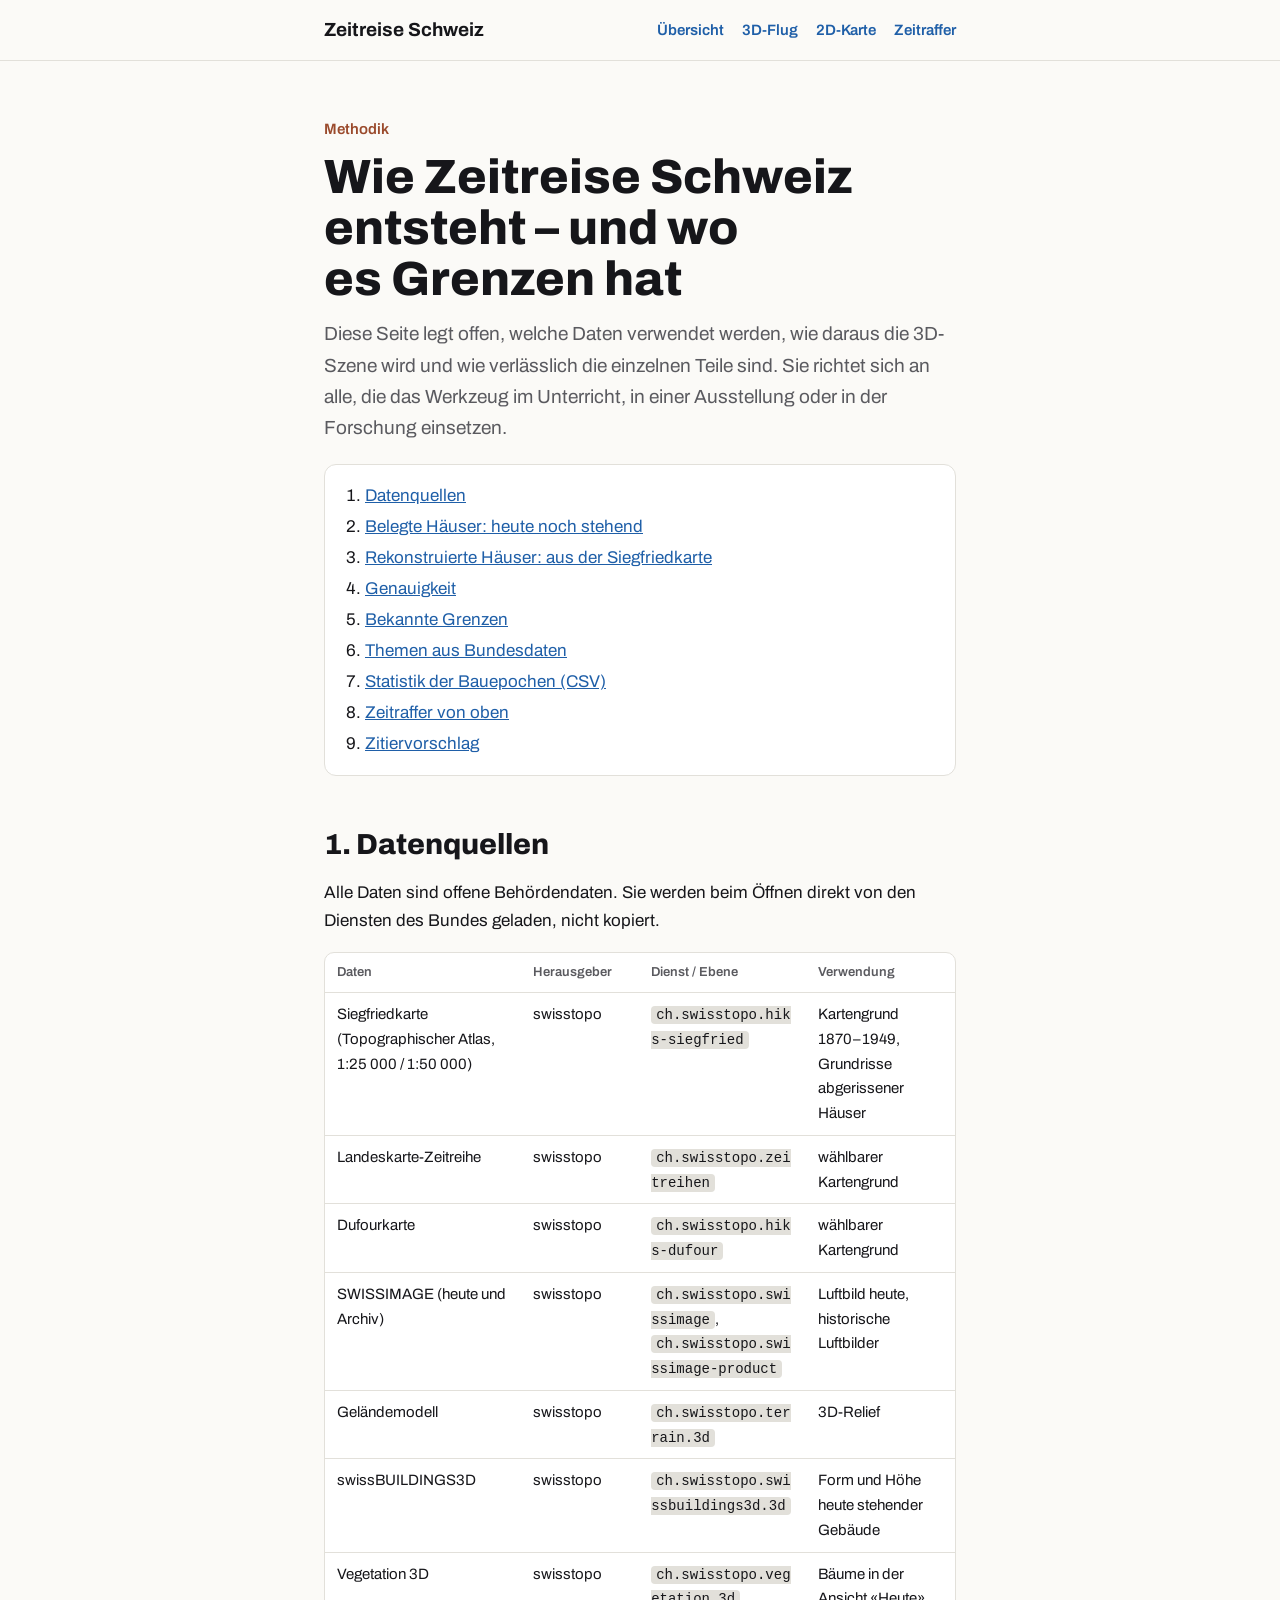
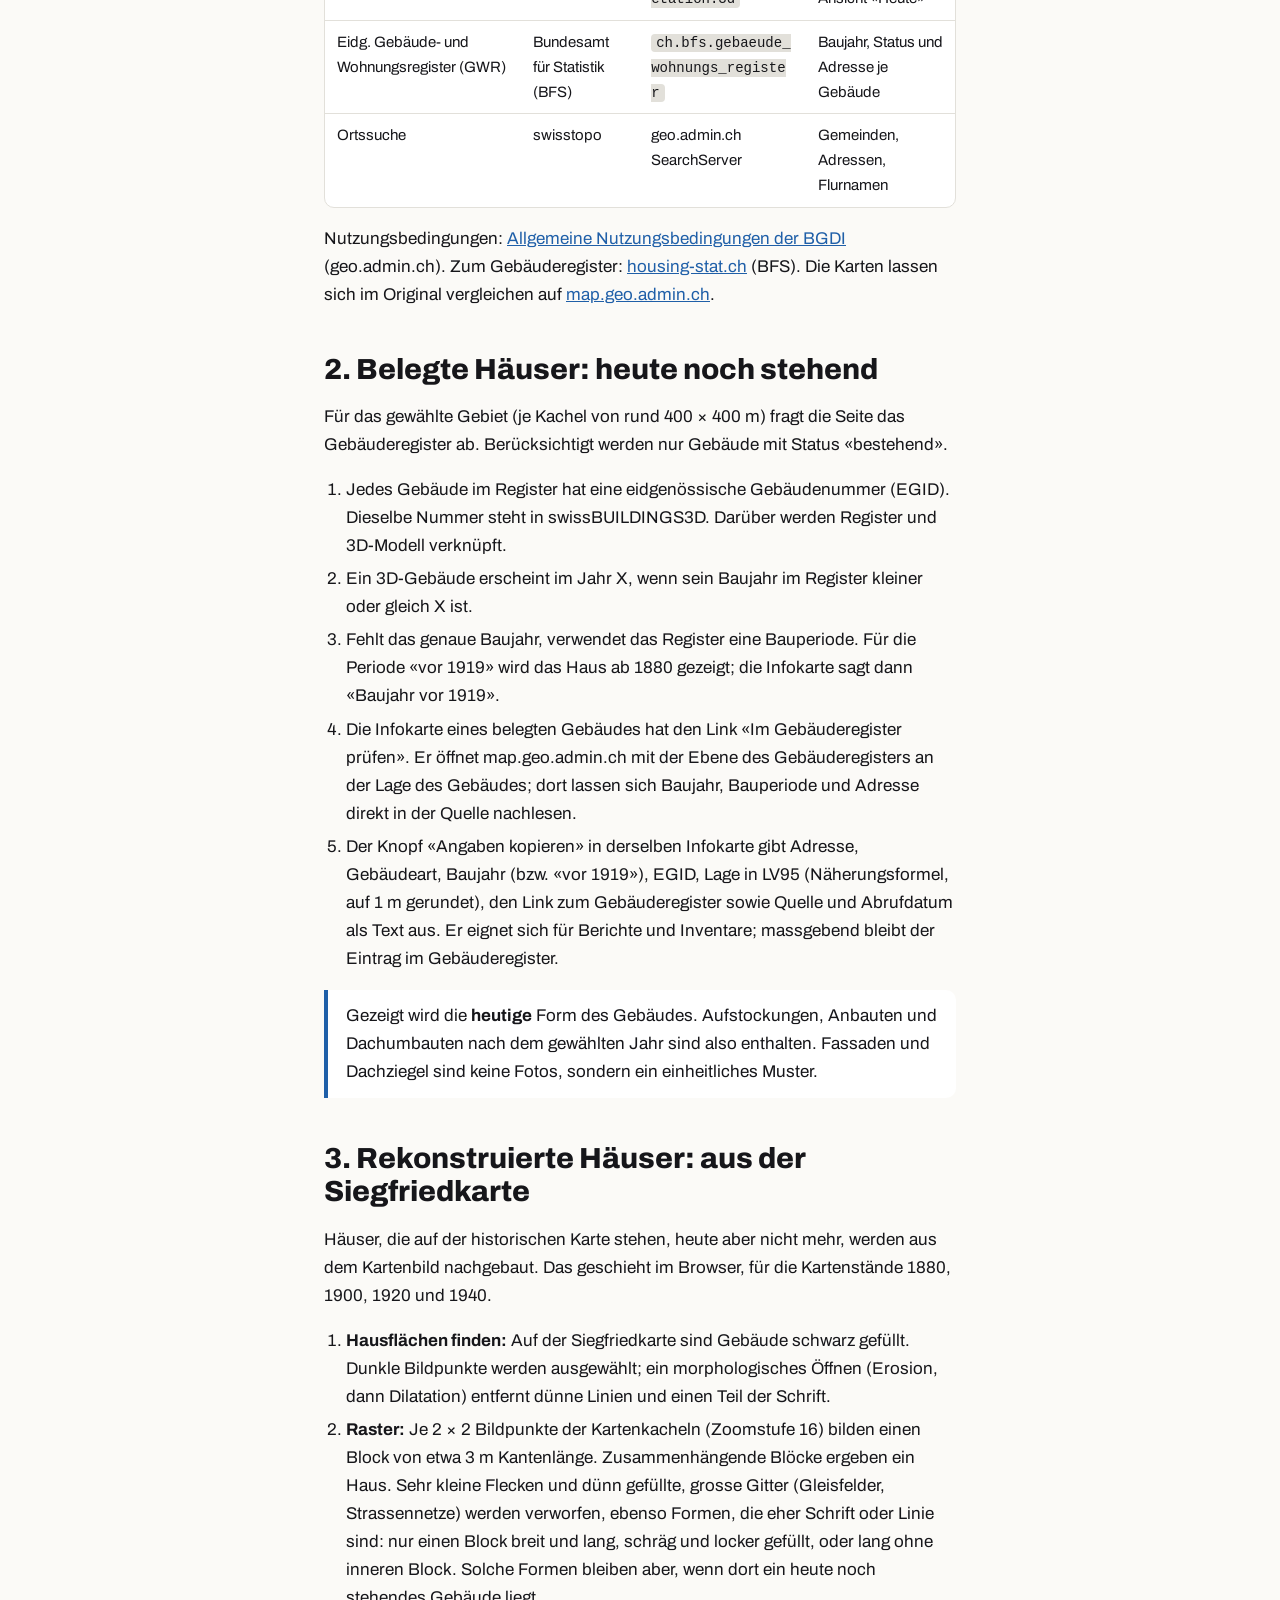
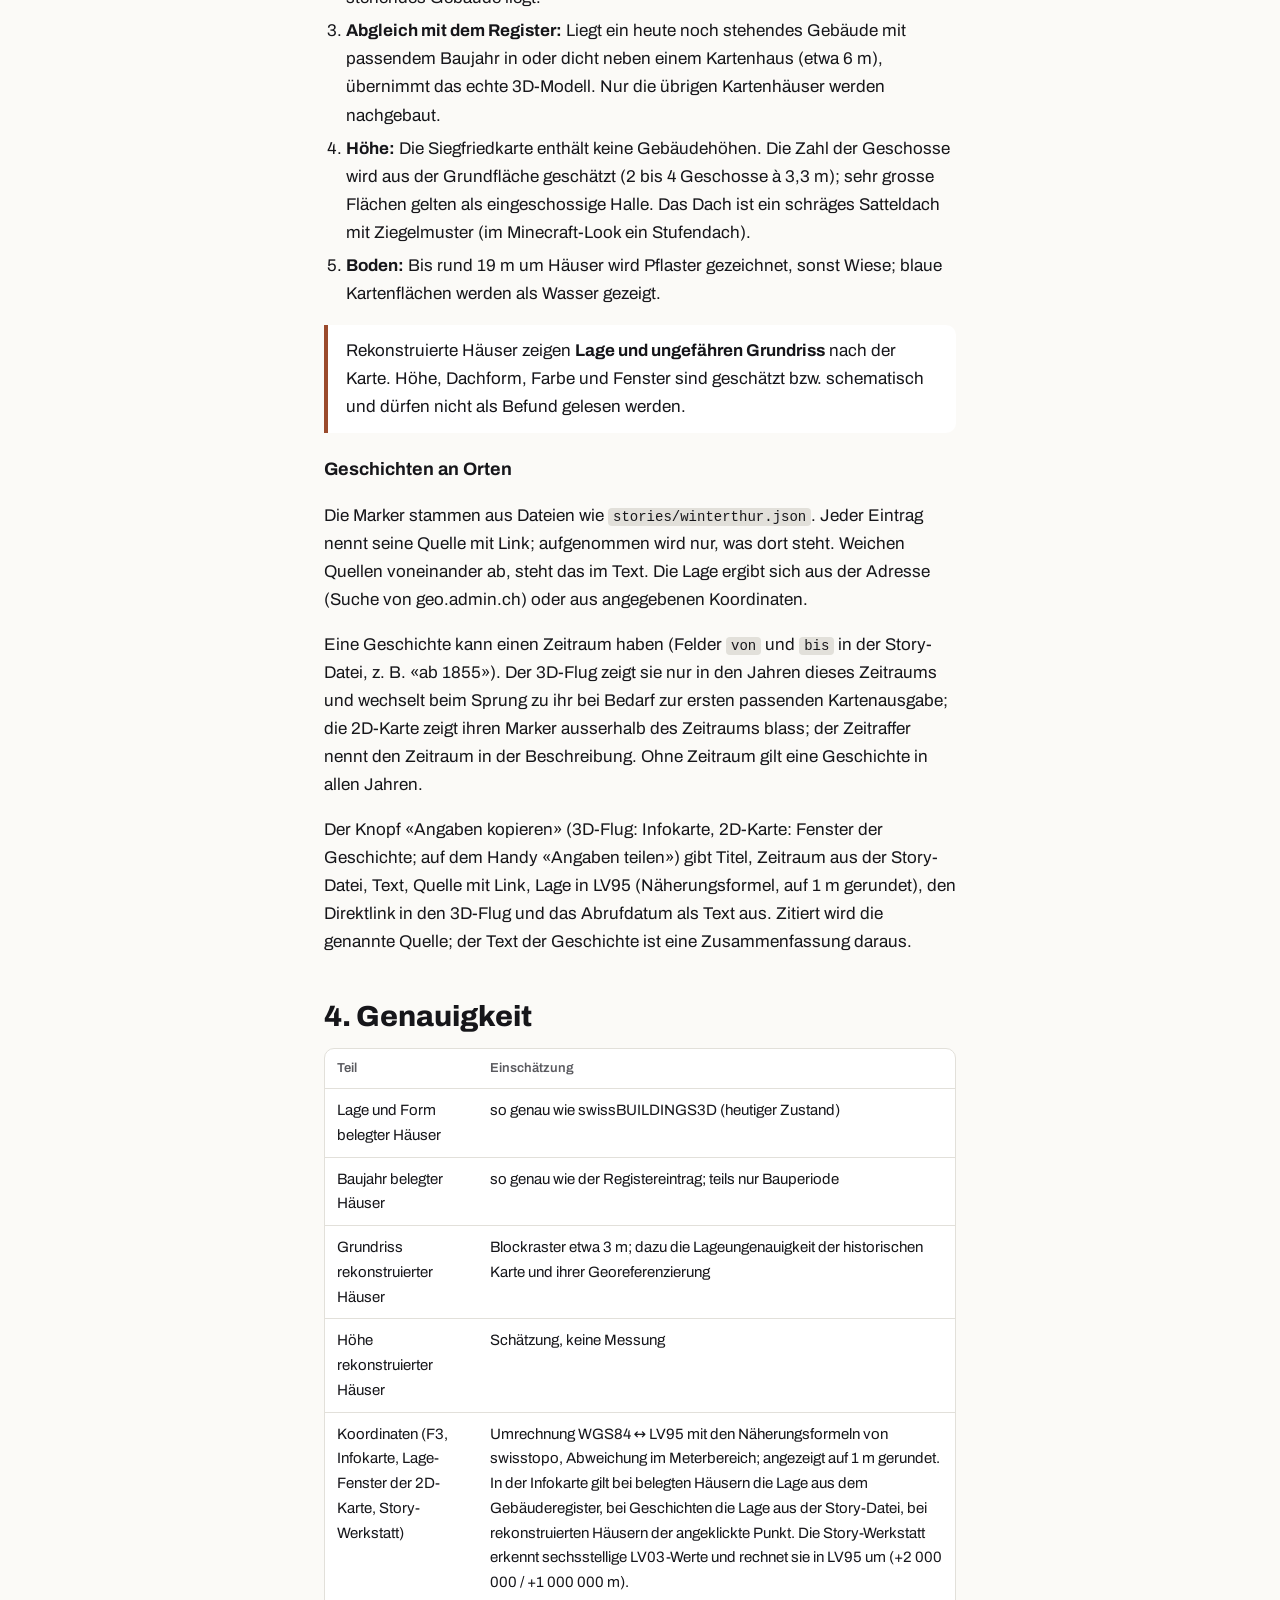
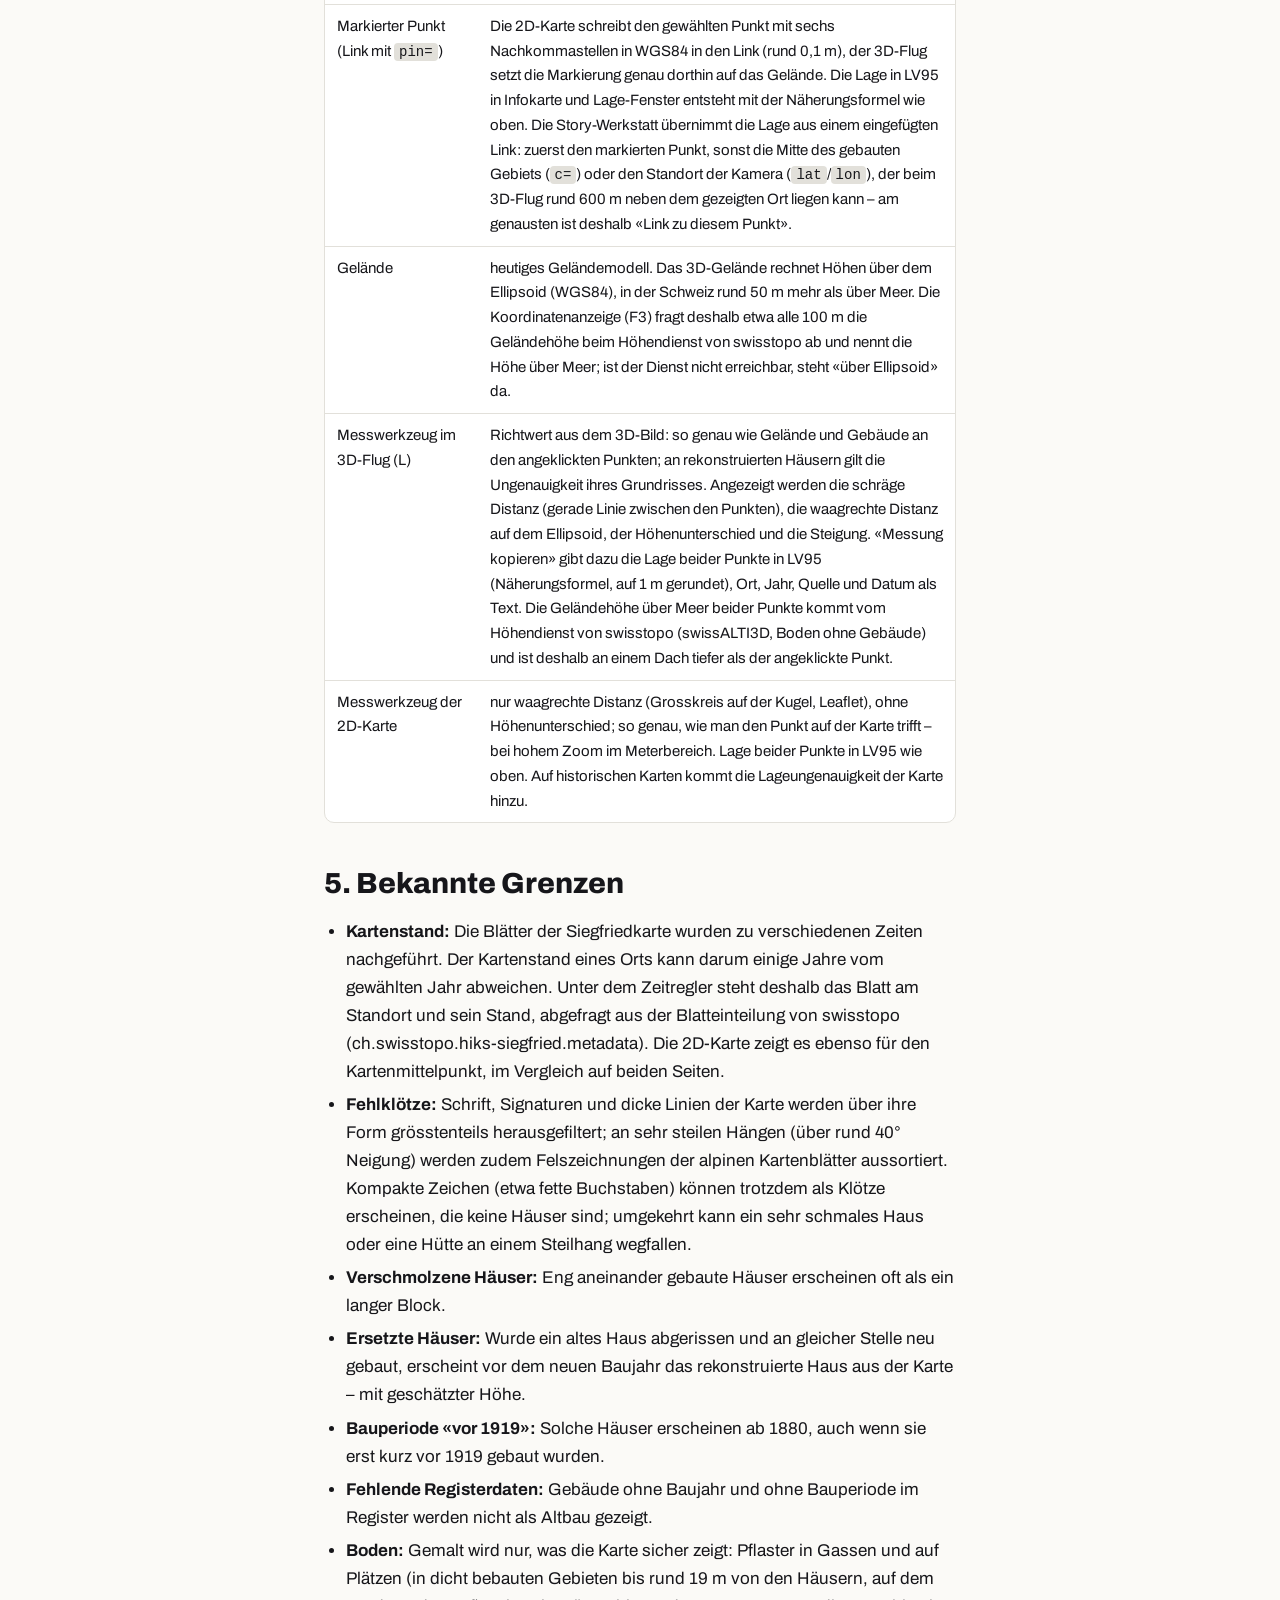
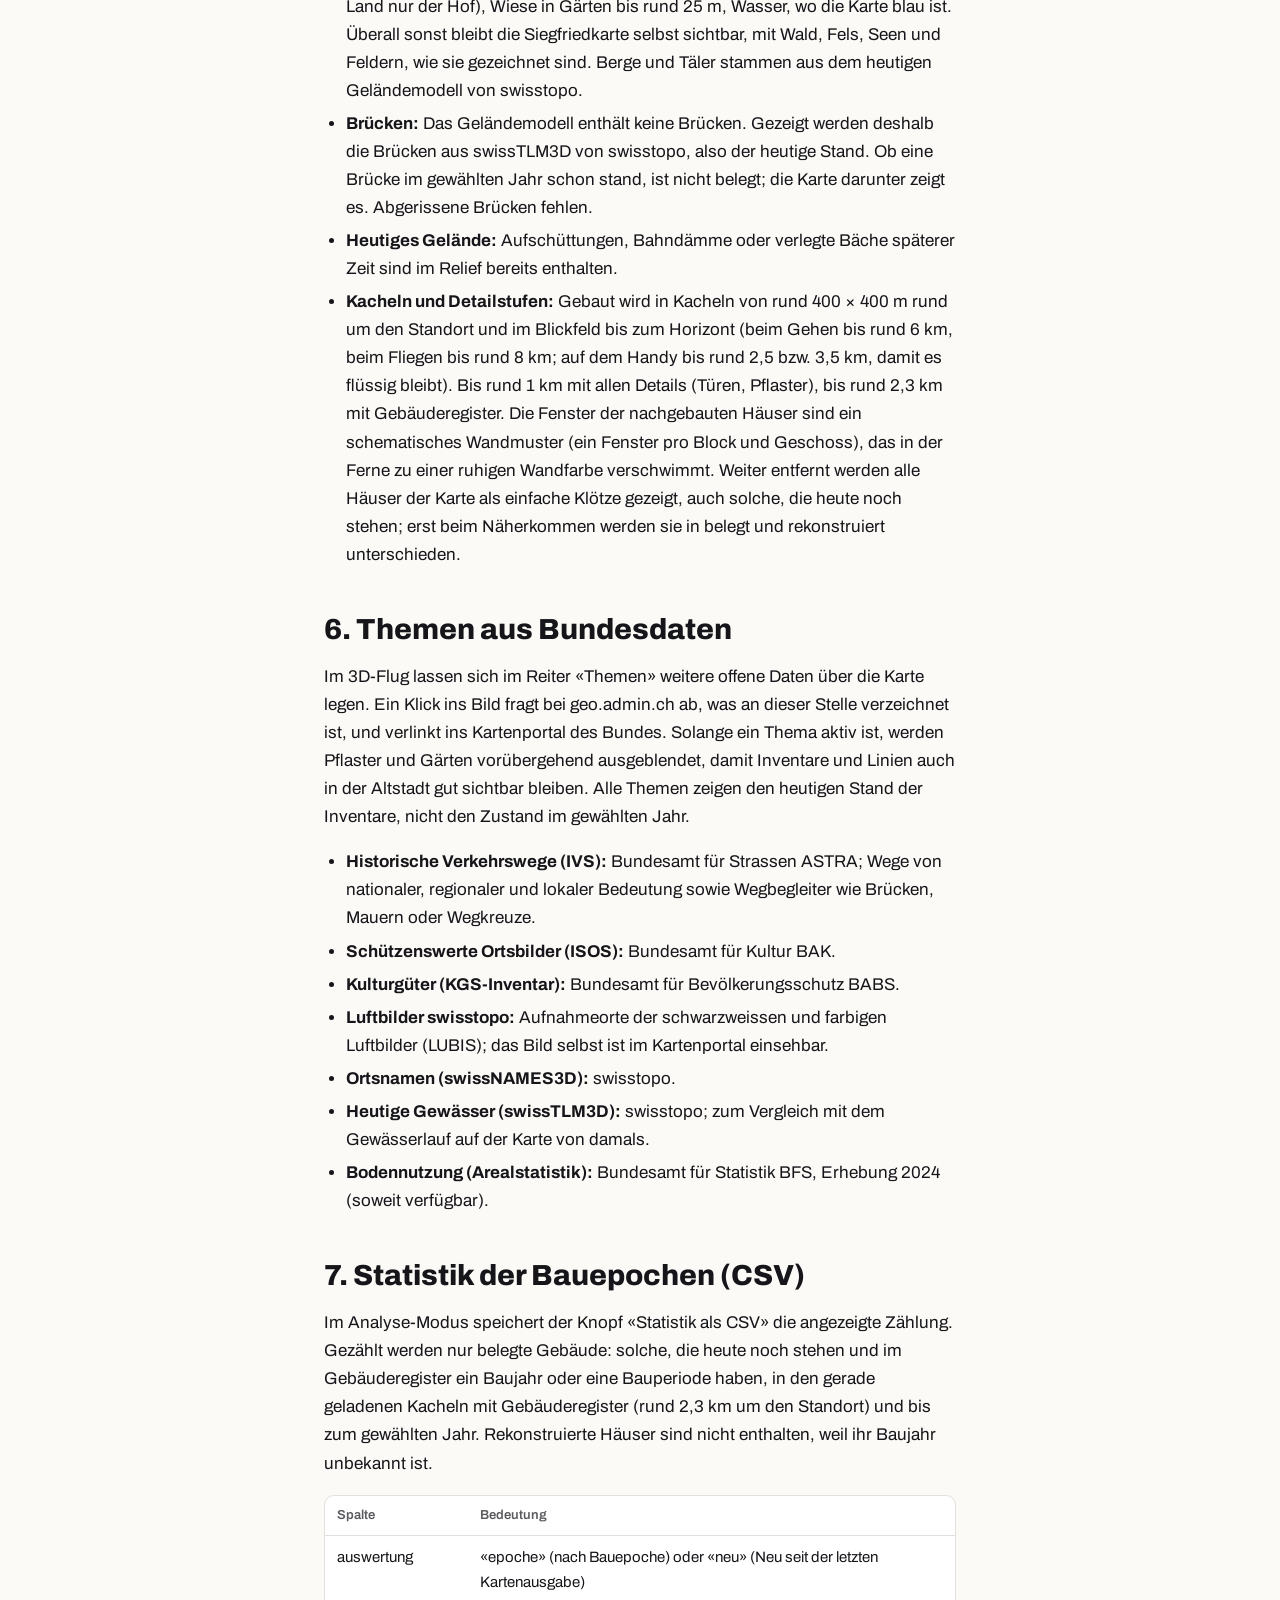
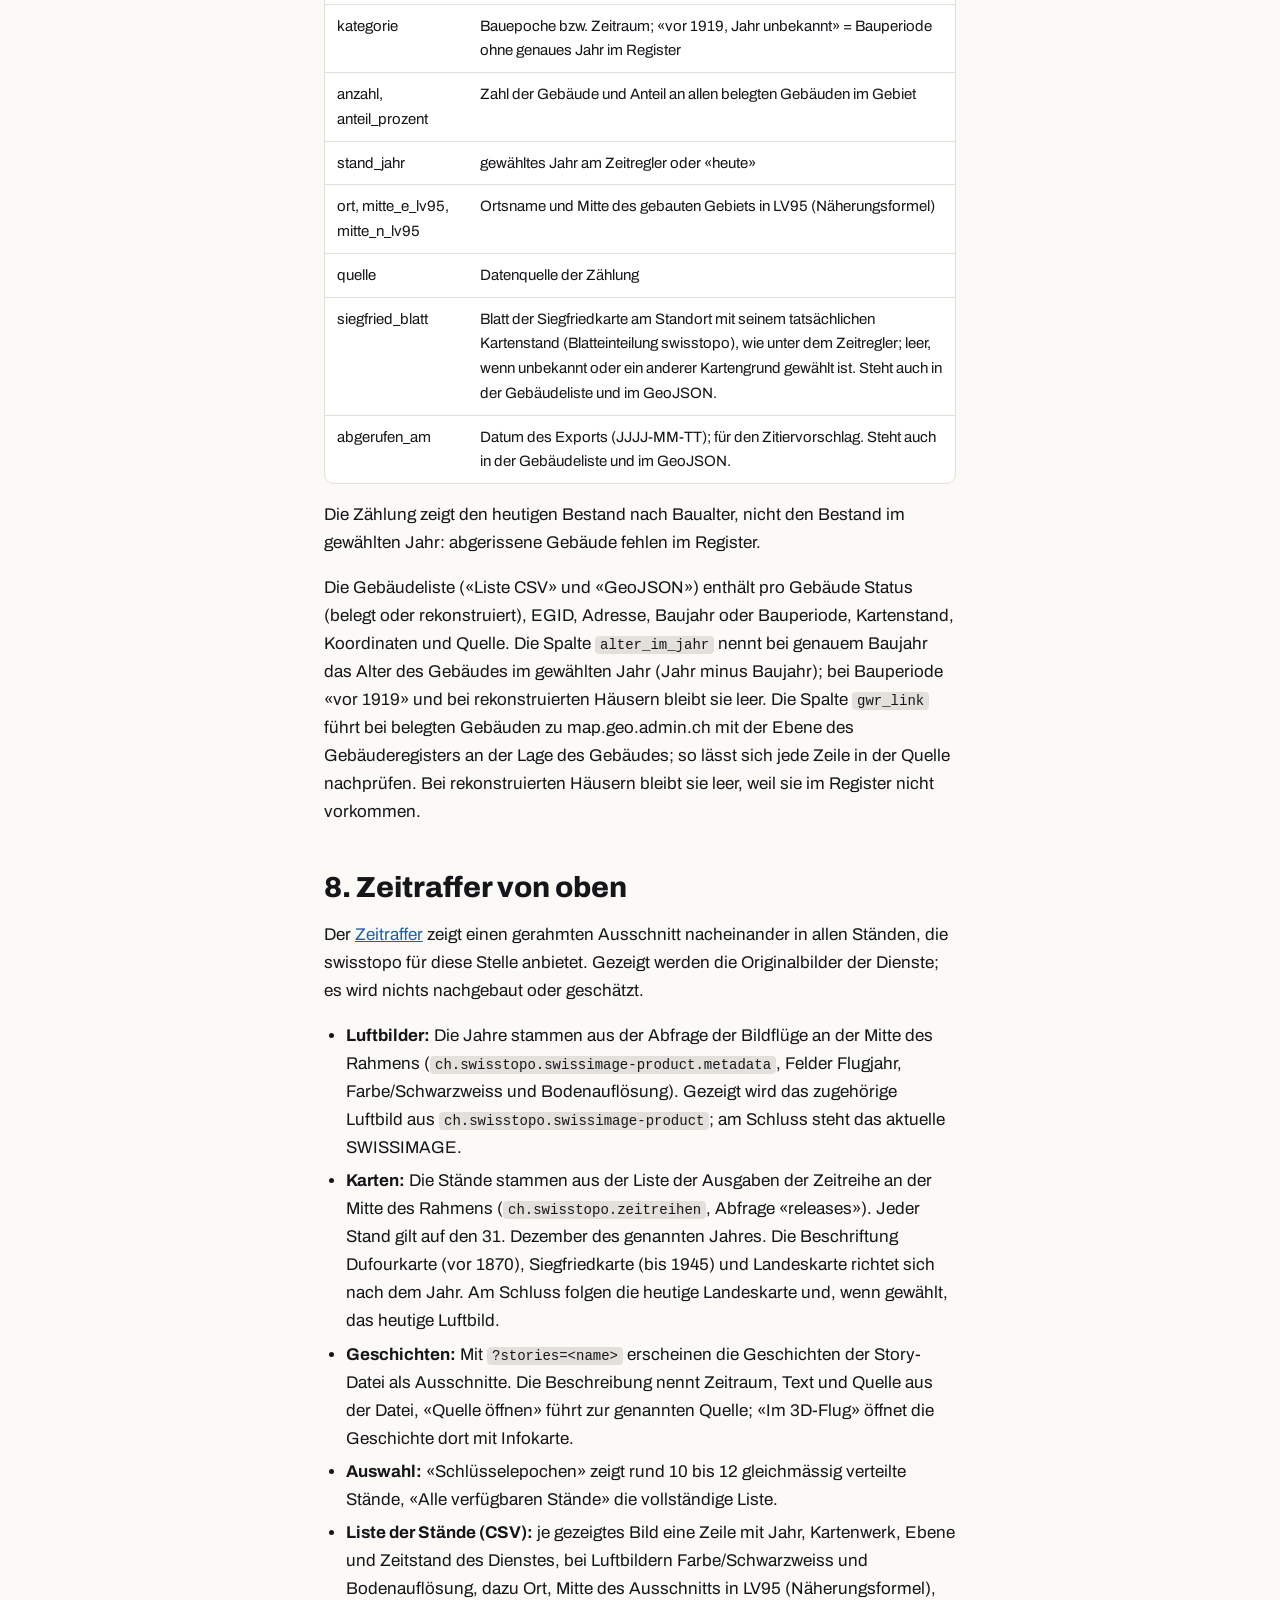
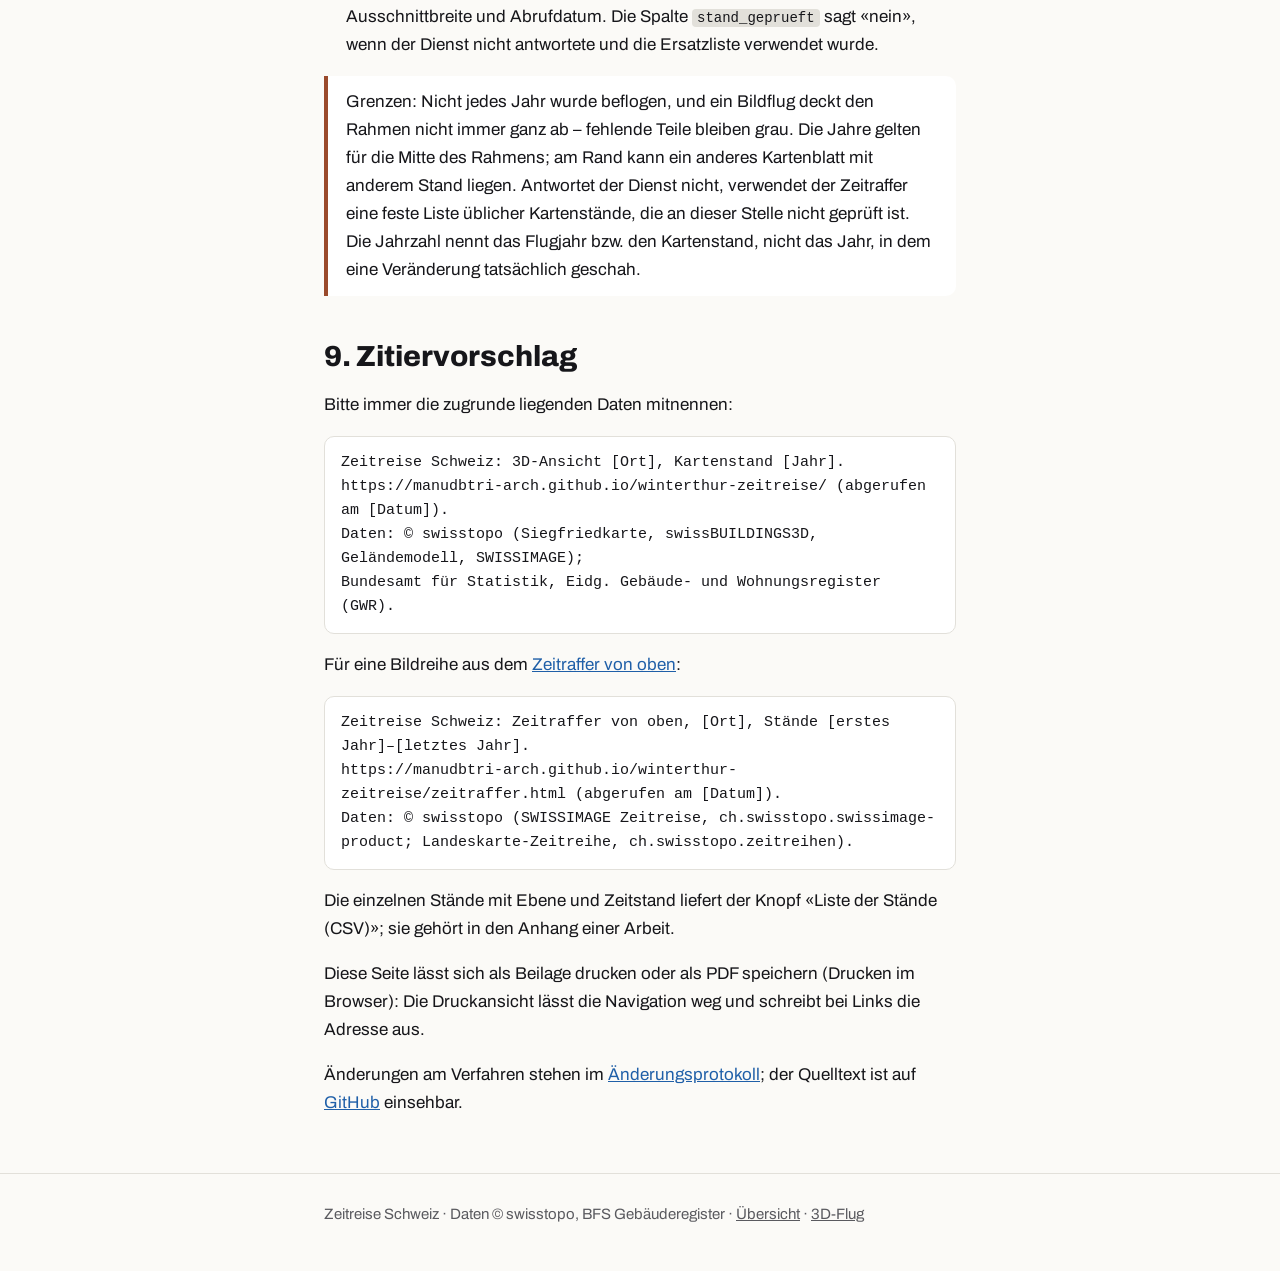
<file: methodik.html>
<!DOCTYPE html>
<html lang="de">
<head>
<meta charset="utf-8">
<meta name="viewport" content="width=device-width, initial-scale=1">
<title>Methodik – Zeitreise Schweiz</title>
<link rel="icon" href="data:image/svg+xml,%3Csvg xmlns='http://www.w3.org/2000/svg' viewBox='0 0 30 30'%3E%3Crect width='30' height='30' rx='6' fill='%239a4a2c'/%3E%3Cpath d='M7 20h16v3H7zM9 13l4-4 4 4v7H9zM17 15l3-3 3 3v5h-6z' fill='%23fff'/%3E%3C/svg%3E">
<meta name="description" content="Woher die Daten von Zeitreise Schweiz stammen, wie belegte und rekonstruierte Häuser entstehen, wie genau sie sind und wie man zitiert.">
<link rel="stylesheet" href="fonts/archivo.css">
<style>
/* VOICE: sachlich, offen, wie ein Methodenkapitel – nichts beschönigen
   IDEA: Beipackzettel zur Karte: was drin ist, wie es gemacht ist, wo es hinkt
   PICTURE: kein Bild, nur klare Tabellen und Listen
   COLOUR and TYPE: wie die Produktseite – Papierweiss, Tusche, Gewässerblau, Ziegelbraun; Archivo
   LAYOUT: eine Lesespalte, Inhaltsverzeichnis oben */
:root{color-scheme:light dark;--bg:light-dark(#fbfaf7,#121417);--card:light-dark(#ffffff,#1a1d21);--ink:light-dark(#16161a,#ecebe7);--mute:light-dark(#5a5a5f,#a8a7a2);--line:light-dark(#e2e0da,#2b3036);--blue:light-dark(#1f5fa8,#76aee8);--brick:light-dark(#9a4a2c,#e0956f)}
:root[data-theme=light]{color-scheme:light}:root[data-theme=dark]{color-scheme:dark}
*{box-sizing:border-box;min-width:0}
body{margin:0;background:var(--bg);color:var(--ink);font:17px/1.65 Archivo,system-ui,sans-serif}
a{color:var(--blue)}
a:focus-visible{outline:3px solid var(--blue);outline-offset:3px}
.wrap{max-width:760px;margin:0 auto;padding:0 max(5vw,16px)}
nav{border-bottom:1px solid var(--line)}
nav .wrap{display:flex;gap:18px;align-items:center;min-height:60px;flex-wrap:wrap}
nav b{margin-right:auto;font-size:19px}
nav a{font-weight:600;font-size:15px;text-decoration:none}
header{padding:clamp(32px,5vw,56px) 0 8px}
.kicker{color:var(--brick);font-weight:600;font-size:15px;margin:0 0 10px}
h1{font-size:clamp(32px,5vw,48px);line-height:1.06;margin:0 0 14px;font-weight:800;text-wrap:balance}
h2{font-size:clamp(23px,3vw,29px);line-height:1.15;margin:44px 0 10px;font-weight:800;scroll-margin-top:16px}
h3{font-size:18px;margin:22px 0 4px}
.lead{font-size:19px;color:var(--mute);margin:0 0 20px}
.toc{background:var(--card);border:1px solid var(--line);border-radius:12px;padding:14px 20px;margin:20px 0 0}
.toc ol{margin:0;padding-left:20px}
.toc li{margin:3px 0}
.tbl{overflow-x:auto;border:1px solid var(--line);border-radius:10px;background:var(--card);margin:14px 0}
table{border-collapse:collapse;width:100%;font-size:15px}
th,td{text-align:left;padding:9px 12px;border-bottom:1px solid var(--line);vertical-align:top}
th{font-weight:600;color:var(--mute);font-size:13px}
tr:last-child td{border-bottom:0}
code{font:14px ui-monospace,Menlo,Consolas,monospace;background:var(--line);padding:1px 5px;border-radius:4px;overflow-wrap:anywhere}
.box{border-left:4px solid var(--brick);background:var(--card);padding:12px 18px;border-radius:0 10px 10px 0;margin:14px 0}
.box.blue{border-left-color:var(--blue)}
ul,ol{padding-left:22px}
li{margin:5px 0}
.cite{font:15px/1.6 ui-monospace,Menlo,Consolas,monospace;background:var(--card);border:1px solid var(--line);border-radius:10px;padding:14px 16px;white-space:pre-wrap;overflow-wrap:anywhere}
footer{margin-top:56px;padding:28px 0 44px;border-top:1px solid var(--line);font-size:15px;color:var(--mute)}
footer a{color:var(--mute)}
/* Druckansicht: schwarz auf weiss, ohne Navigation, Links mit Adresse – zum Beilegen als PDF */
@media print{
  :root{color-scheme:light;--bg:#fff;--card:#fff;--ink:#000;--mute:#333;--line:#bbb;--blue:#000;--brick:#000}
  body{font-size:11pt;line-height:1.5}
  nav,.toc{display:none}
  .wrap{max-width:none;padding:0}
  header{padding-top:0}
  h1{font-size:22pt}
  h2{font-size:15pt;margin-top:20pt;break-after:avoid}
  h3{break-after:avoid}
  .tbl{overflow:visible;border-radius:0}
  table,.box,.cite{break-inside:avoid}
  .box,.cite{border-radius:0}
  code{background:#eee}
  main a[href^="http"]::after{content:" (" attr(href) ")";font-size:9pt;overflow-wrap:anywhere}
  footer{margin-top:20pt;padding:10pt 0 0}
}
</style>
</head>
<body>
<nav aria-label="Navigation">
  <div class="wrap">
    <b>Zeitreise Schweiz</b>
    <a href="./">Übersicht</a><a href="flug-3d.html">3D-Flug</a><a href="karte-2d.html">2D-Karte</a><a href="zeitraffer.html">Zeitraffer</a>
  </div>
</nav>

<main class="wrap">
<header>
  <p class="kicker">Methodik</p>
  <h1>Wie Zeitreise Schweiz entsteht – und wo es Grenzen hat</h1>
  <p class="lead">Diese Seite legt offen, welche Daten verwendet werden, wie daraus die 3D-Szene wird und wie verlässlich die einzelnen Teile sind. Sie richtet sich an alle, die das Werkzeug im Unterricht, in einer Ausstellung oder in der Forschung einsetzen.</p>
  <div class="toc">
    <ol>
      <li><a href="#quellen">Datenquellen</a></li>
      <li><a href="#belegt">Belegte Häuser: heute noch stehend</a></li>
      <li><a href="#rekonstruiert">Rekonstruierte Häuser: aus der Siegfriedkarte</a></li>
      <li><a href="#genauigkeit">Genauigkeit</a></li>
      <li><a href="#grenzen">Bekannte Grenzen</a></li>
      <li><a href="#themen">Themen aus Bundesdaten</a></li>
      <li><a href="#statistik">Statistik der Bauepochen (CSV)</a></li>
      <li><a href="#zeitraffer">Zeitraffer von oben</a></li>
      <li><a href="#zitieren">Zitiervorschlag</a></li>
    </ol>
  </div>
</header>

<h2 id="quellen">1. Datenquellen</h2>
<p>Alle Daten sind offene Behördendaten. Sie werden beim Öffnen direkt von den Diensten des Bundes geladen, nicht kopiert.</p>
<div class="tbl"><table>
  <thead><tr><th>Daten</th><th>Herausgeber</th><th>Dienst / Ebene</th><th>Verwendung</th></tr></thead>
  <tbody>
    <tr><td>Siegfriedkarte (Topographischer Atlas, 1:25 000 / 1:50 000)</td><td>swisstopo</td><td><code>ch.swisstopo.hiks-siegfried</code></td><td>Kartengrund 1870–1949, Grundrisse abgerissener Häuser</td></tr>
    <tr><td>Landeskarte-Zeitreihe</td><td>swisstopo</td><td><code>ch.swisstopo.zeitreihen</code></td><td>wählbarer Kartengrund</td></tr>
    <tr><td>Dufourkarte</td><td>swisstopo</td><td><code>ch.swisstopo.hiks-dufour</code></td><td>wählbarer Kartengrund</td></tr>
    <tr><td>SWISSIMAGE (heute und Archiv)</td><td>swisstopo</td><td><code>ch.swisstopo.swissimage</code>, <code>ch.swisstopo.swissimage-product</code></td><td>Luftbild heute, historische Luftbilder</td></tr>
    <tr><td>Geländemodell</td><td>swisstopo</td><td><code>ch.swisstopo.terrain.3d</code></td><td>3D-Relief</td></tr>
    <tr><td>swissBUILDINGS3D</td><td>swisstopo</td><td><code>ch.swisstopo.swissbuildings3d.3d</code></td><td>Form und Höhe heute stehender Gebäude</td></tr>
    <tr><td>Vegetation 3D</td><td>swisstopo</td><td><code>ch.swisstopo.vegetation.3d</code></td><td>Bäume in der Ansicht «Heute»</td></tr>
    <tr><td>Eidg. Gebäude- und Wohnungsregister (GWR)</td><td>Bundesamt für Statistik (BFS)</td><td><code>ch.bfs.gebaeude_wohnungs_register</code></td><td>Baujahr, Status und Adresse je Gebäude</td></tr>
    <tr><td>Ortssuche</td><td>swisstopo</td><td>geo.admin.ch SearchServer</td><td>Gemeinden, Adressen, Flurnamen</td></tr>
  </tbody>
</table></div>
<p>Nutzungsbedingungen: <a href="https://www.geo.admin.ch/de/allgemeine-nutzungsbedingungen-bgdi">Allgemeine Nutzungsbedingungen der BGDI</a> (geo.admin.ch). Zum Gebäuderegister: <a href="https://www.housing-stat.ch/">housing-stat.ch</a> (BFS). Die Karten lassen sich im Original vergleichen auf <a href="https://map.geo.admin.ch/?layers=ch.swisstopo.hiks-siegfried">map.geo.admin.ch</a>.</p>

<h2 id="belegt">2. Belegte Häuser: heute noch stehend</h2>
<p>Für das gewählte Gebiet (je Kachel von rund 400 × 400 m) fragt die Seite das Gebäuderegister ab. Berücksichtigt werden nur Gebäude mit Status «bestehend».</p>
<ol>
  <li>Jedes Gebäude im Register hat eine eidgenössische Gebäudenummer (EGID). Dieselbe Nummer steht in swissBUILDINGS3D. Darüber werden Register und 3D-Modell verknüpft.</li>
  <li>Ein 3D-Gebäude erscheint im Jahr X, wenn sein Baujahr im Register kleiner oder gleich X ist.</li>
  <li>Fehlt das genaue Baujahr, verwendet das Register eine Bauperiode. Für die Periode «vor 1919» wird das Haus ab 1880 gezeigt; die Infokarte sagt dann «Baujahr vor 1919».</li>
  <li>Die Infokarte eines belegten Gebäudes hat den Link «Im Gebäuderegister prüfen». Er öffnet map.geo.admin.ch mit der Ebene des Gebäuderegisters an der Lage des Gebäudes; dort lassen sich Baujahr, Bauperiode und Adresse direkt in der Quelle nachlesen.</li>
  <li>Der Knopf «Angaben kopieren» in derselben Infokarte gibt Adresse, Gebäudeart, Baujahr (bzw. «vor 1919»), EGID, Lage in LV95 (Näherungsformel, auf 1 m gerundet), den Link zum Gebäuderegister sowie Quelle und Abrufdatum als Text aus. Er eignet sich für Berichte und Inventare; massgebend bleibt der Eintrag im Gebäuderegister.</li>
</ol>
<div class="box blue">Gezeigt wird die <b>heutige</b> Form des Gebäudes. Aufstockungen, Anbauten und Dachumbauten nach dem gewählten Jahr sind also enthalten. Fassaden und Dachziegel sind keine Fotos, sondern ein einheitliches Muster.</div>

<h2 id="rekonstruiert">3. Rekonstruierte Häuser: aus der Siegfriedkarte</h2>
<p>Häuser, die auf der historischen Karte stehen, heute aber nicht mehr, werden aus dem Kartenbild nachgebaut. Das geschieht im Browser, für die Kartenstände 1880, 1900, 1920 und 1940.</p>
<ol>
  <li><b>Hausflächen finden:</b> Auf der Siegfriedkarte sind Gebäude schwarz gefüllt. Dunkle Bildpunkte werden ausgewählt; ein morphologisches Öffnen (Erosion, dann Dilatation) entfernt dünne Linien und einen Teil der Schrift.</li>
  <li><b>Raster:</b> Je 2 × 2 Bildpunkte der Kartenkacheln (Zoomstufe 16) bilden einen Block von etwa 3 m Kantenlänge. Zusammenhängende Blöcke ergeben ein Haus. Sehr kleine Flecken und dünn gefüllte, grosse Gitter (Gleisfelder, Strassennetze) werden verworfen, ebenso Formen, die eher Schrift oder Linie sind: nur einen Block breit und lang, schräg und locker gefüllt, oder lang ohne inneren Block. Solche Formen bleiben aber, wenn dort ein heute noch stehendes Gebäude liegt.</li>
  <li><b>Abgleich mit dem Register:</b> Liegt ein heute noch stehendes Gebäude mit passendem Baujahr in oder dicht neben einem Kartenhaus (etwa 6 m), übernimmt das echte 3D-Modell. Nur die übrigen Kartenhäuser werden nachgebaut.</li>
  <li><b>Höhe:</b> Die Siegfriedkarte enthält keine Gebäudehöhen. Die Zahl der Geschosse wird aus der Grundfläche geschätzt (2 bis 4 Geschosse à 3,3 m); sehr grosse Flächen gelten als eingeschossige Halle. Das Dach ist ein schräges Satteldach mit Ziegelmuster (im Minecraft-Look ein Stufendach).</li>
  <li><b>Boden:</b> Bis rund 19 m um Häuser wird Pflaster gezeichnet, sonst Wiese; blaue Kartenflächen werden als Wasser gezeigt.</li>
</ol>
<div class="box">Rekonstruierte Häuser zeigen <b>Lage und ungefähren Grundriss</b> nach der Karte. Höhe, Dachform, Farbe und Fenster sind geschätzt bzw. schematisch und dürfen nicht als Befund gelesen werden.</div>

<h3>Geschichten an Orten</h3>
<p>Die Marker stammen aus Dateien wie <code>stories/winterthur.json</code>. Jeder Eintrag nennt seine Quelle mit Link; aufgenommen wird nur, was dort steht. Weichen Quellen voneinander ab, steht das im Text. Die Lage ergibt sich aus der Adresse (Suche von geo.admin.ch) oder aus angegebenen Koordinaten.</p>
<p>Eine Geschichte kann einen Zeitraum haben (Felder <code>von</code> und <code>bis</code> in der Story-Datei, z. B. «ab 1855»). Der 3D-Flug zeigt sie nur in den Jahren dieses Zeitraums und wechselt beim Sprung zu ihr bei Bedarf zur ersten passenden Kartenausgabe; die 2D-Karte zeigt ihren Marker ausserhalb des Zeitraums blass; der Zeitraffer nennt den Zeitraum in der Beschreibung. Ohne Zeitraum gilt eine Geschichte in allen Jahren.</p>
<p>Der Knopf «Angaben kopieren» (3D-Flug: Infokarte, 2D-Karte: Fenster der Geschichte; auf dem Handy «Angaben teilen») gibt Titel, Zeitraum aus der Story-Datei, Text, Quelle mit Link, Lage in LV95 (Näherungsformel, auf 1 m gerundet), den Direktlink in den 3D-Flug und das Abrufdatum als Text aus. Zitiert wird die genannte Quelle; der Text der Geschichte ist eine Zusammenfassung daraus.</p>

<h2 id="genauigkeit">4. Genauigkeit</h2>
<div class="tbl"><table>
  <thead><tr><th>Teil</th><th>Einschätzung</th></tr></thead>
  <tbody>
    <tr><td>Lage und Form belegter Häuser</td><td>so genau wie swissBUILDINGS3D (heutiger Zustand)</td></tr>
    <tr><td>Baujahr belegter Häuser</td><td>so genau wie der Registereintrag; teils nur Bauperiode</td></tr>
    <tr><td>Grundriss rekonstruierter Häuser</td><td>Blockraster etwa 3 m; dazu die Lageungenauigkeit der historischen Karte und ihrer Georeferenzierung</td></tr>
    <tr><td>Höhe rekonstruierter Häuser</td><td>Schätzung, keine Messung</td></tr>
    <tr><td>Koordinaten (F3, Infokarte, Lage-Fenster der 2D-Karte, Story-Werkstatt)</td><td>Umrechnung WGS84 ↔ LV95 mit den Näherungsformeln von swisstopo, Abweichung im Meterbereich; angezeigt auf 1 m gerundet. In der Infokarte gilt bei belegten Häusern die Lage aus dem Gebäuderegister, bei Geschichten die Lage aus der Story-Datei, bei rekonstruierten Häusern der angeklickte Punkt. Die Story-Werkstatt erkennt sechsstellige LV03-Werte und rechnet sie in LV95 um (+2 000 000 / +1 000 000 m).</td></tr>
    <tr><td>Markierter Punkt (Link mit <code>pin=</code>)</td><td>Die 2D-Karte schreibt den gewählten Punkt mit sechs Nachkommastellen in WGS84 in den Link (rund 0,1 m), der 3D-Flug setzt die Markierung genau dorthin auf das Gelände. Die Lage in LV95 in Infokarte und Lage-Fenster entsteht mit der Näherungsformel wie oben. Die Story-Werkstatt übernimmt die Lage aus einem eingefügten Link: zuerst den markierten Punkt, sonst die Mitte des gebauten Gebiets (<code>c=</code>) oder den Standort der Kamera (<code>lat</code>/<code>lon</code>), der beim 3D-Flug rund 600 m neben dem gezeigten Ort liegen kann – am genausten ist deshalb «Link zu diesem Punkt».</td></tr>
    <tr><td>Gelände</td><td>heutiges Geländemodell. Das 3D-Gelände rechnet Höhen über dem Ellipsoid (WGS84), in der Schweiz rund 50 m mehr als über Meer. Die Koordinatenanzeige (F3) fragt deshalb etwa alle 100 m die Geländehöhe beim Höhendienst von swisstopo ab und nennt die Höhe über Meer; ist der Dienst nicht erreichbar, steht «über Ellipsoid» da.</td></tr>
    <tr><td>Messwerkzeug im 3D-Flug (L)</td><td>Richtwert aus dem 3D-Bild: so genau wie Gelände und Gebäude an den angeklickten Punkten; an rekonstruierten Häusern gilt die Ungenauigkeit ihres Grundrisses. Angezeigt werden die schräge Distanz (gerade Linie zwischen den Punkten), die waagrechte Distanz auf dem Ellipsoid, der Höhenunterschied und die Steigung. «Messung kopieren» gibt dazu die Lage beider Punkte in LV95 (Näherungsformel, auf 1 m gerundet), Ort, Jahr, Quelle und Datum als Text. Die Geländehöhe über Meer beider Punkte kommt vom Höhendienst von swisstopo (swissALTI3D, Boden ohne Gebäude) und ist deshalb an einem Dach tiefer als der angeklickte Punkt.</td></tr>
    <tr><td>Messwerkzeug der 2D-Karte</td><td>nur waagrechte Distanz (Grosskreis auf der Kugel, Leaflet), ohne Höhenunterschied; so genau, wie man den Punkt auf der Karte trifft – bei hohem Zoom im Meterbereich. Lage beider Punkte in LV95 wie oben. Auf historischen Karten kommt die Lageungenauigkeit der Karte hinzu.</td></tr>
  </tbody>
</table></div>

<h2 id="grenzen">5. Bekannte Grenzen</h2>
<ul>
  <li><b>Kartenstand:</b> Die Blätter der Siegfriedkarte wurden zu verschiedenen Zeiten nachgeführt. Der Kartenstand eines Orts kann darum einige Jahre vom gewählten Jahr abweichen. Unter dem Zeitregler steht deshalb das Blatt am Standort und sein Stand, abgefragt aus der Blatteinteilung von swisstopo (ch.swisstopo.hiks-siegfried.metadata). Die 2D-Karte zeigt es ebenso für den Kartenmittelpunkt, im Vergleich auf beiden Seiten.</li>
  <li><b>Fehlklötze:</b> Schrift, Signaturen und dicke Linien der Karte werden über ihre Form grösstenteils herausgefiltert; an sehr steilen Hängen (über rund 40° Neigung) werden zudem Felszeichnungen der alpinen Kartenblätter aussortiert. Kompakte Zeichen (etwa fette Buchstaben) können trotzdem als Klötze erscheinen, die keine Häuser sind; umgekehrt kann ein sehr schmales Haus oder eine Hütte an einem Steilhang wegfallen.</li>
  <li><b>Verschmolzene Häuser:</b> Eng aneinander gebaute Häuser erscheinen oft als ein langer Block.</li>
  <li><b>Ersetzte Häuser:</b> Wurde ein altes Haus abgerissen und an gleicher Stelle neu gebaut, erscheint vor dem neuen Baujahr das rekonstruierte Haus aus der Karte – mit geschätzter Höhe.</li>
  <li><b>Bauperiode «vor 1919»:</b> Solche Häuser erscheinen ab 1880, auch wenn sie erst kurz vor 1919 gebaut wurden.</li>
  <li><b>Fehlende Registerdaten:</b> Gebäude ohne Baujahr und ohne Bauperiode im Register werden nicht als Altbau gezeigt.</li>
  <li><b>Boden:</b> Gemalt wird nur, was die Karte sicher zeigt: Pflaster in Gassen und auf Plätzen (in dicht bebauten Gebieten bis rund 19 m von den Häusern, auf dem Land nur der Hof), Wiese in Gärten bis rund 25 m, Wasser, wo die Karte blau ist. Überall sonst bleibt die Siegfriedkarte selbst sichtbar, mit Wald, Fels, Seen und Feldern, wie sie gezeichnet sind. Berge und Täler stammen aus dem heutigen Geländemodell von swisstopo.</li>
  <li><b>Brücken:</b> Das Geländemodell enthält keine Brücken. Gezeigt werden deshalb die Brücken aus swissTLM3D von swisstopo, also der heutige Stand. Ob eine Brücke im gewählten Jahr schon stand, ist nicht belegt; die Karte darunter zeigt es. Abgerissene Brücken fehlen.</li>
  <li><b>Heutiges Gelände:</b> Aufschüttungen, Bahndämme oder verlegte Bäche späterer Zeit sind im Relief bereits enthalten.</li>
  <li><b>Kacheln und Detailstufen:</b> Gebaut wird in Kacheln von rund 400 × 400 m rund um den Standort und im Blickfeld bis zum Horizont (beim Gehen bis rund 6 km, beim Fliegen bis rund 8 km; auf dem Handy bis rund 2,5 bzw. 3,5 km, damit es flüssig bleibt). Bis rund 1 km mit allen Details (Türen, Pflaster), bis rund 2,3 km mit Gebäuderegister. Die Fenster der nachgebauten Häuser sind ein schematisches Wandmuster (ein Fenster pro Block und Geschoss), das in der Ferne zu einer ruhigen Wandfarbe verschwimmt. Weiter entfernt werden alle Häuser der Karte als einfache Klötze gezeigt, auch solche, die heute noch stehen; erst beim Näherkommen werden sie in belegt und rekonstruiert unterschieden.</li>
</ul>

<h2 id="themen">6. Themen aus Bundesdaten</h2>
<p>Im 3D-Flug lassen sich im Reiter «Themen» weitere offene Daten über die Karte legen. Ein Klick ins Bild fragt bei geo.admin.ch ab, was an dieser Stelle verzeichnet ist, und verlinkt ins Kartenportal des Bundes. Solange ein Thema aktiv ist, werden Pflaster und Gärten vorübergehend ausgeblendet, damit Inventare und Linien auch in der Altstadt gut sichtbar bleiben. Alle Themen zeigen den heutigen Stand der Inventare, nicht den Zustand im gewählten Jahr.</p>
<ul>
  <li><b>Historische Verkehrswege (IVS):</b> Bundesamt für Strassen ASTRA; Wege von nationaler, regionaler und lokaler Bedeutung sowie Wegbegleiter wie Brücken, Mauern oder Wegkreuze.</li>
  <li><b>Schützenswerte Ortsbilder (ISOS):</b> Bundesamt für Kultur BAK.</li>
  <li><b>Kulturgüter (KGS-Inventar):</b> Bundesamt für Bevölkerungsschutz BABS.</li>
  <li><b>Luftbilder swisstopo:</b> Aufnahmeorte der schwarzweissen und farbigen Luftbilder (LUBIS); das Bild selbst ist im Kartenportal einsehbar.</li>
  <li><b>Ortsnamen (swissNAMES3D):</b> swisstopo.</li>
  <li><b>Heutige Gewässer (swissTLM3D):</b> swisstopo; zum Vergleich mit dem Gewässerlauf auf der Karte von damals.</li>
  <li><b>Bodennutzung (Arealstatistik):</b> Bundesamt für Statistik BFS, Erhebung 2024 (soweit verfügbar).</li>
</ul>

<h2 id="statistik">7. Statistik der Bauepochen (CSV)</h2>
<p>Im Analyse-Modus speichert der Knopf «Statistik als CSV» die angezeigte Zählung. Gezählt werden nur belegte Gebäude: solche, die heute noch stehen und im Gebäuderegister ein Baujahr oder eine Bauperiode haben, in den gerade geladenen Kacheln mit Gebäuderegister (rund 2,3 km um den Standort) und bis zum gewählten Jahr. Rekonstruierte Häuser sind nicht enthalten, weil ihr Baujahr unbekannt ist.</p>
<div class="tbl"><table>
  <thead><tr><th>Spalte</th><th>Bedeutung</th></tr></thead>
  <tbody>
    <tr><td>auswertung</td><td>«epoche» (nach Bauepoche) oder «neu» (Neu seit der letzten Kartenausgabe)</td></tr>
    <tr><td>kategorie</td><td>Bauepoche bzw. Zeitraum; «vor 1919, Jahr unbekannt» = Bauperiode ohne genaues Jahr im Register</td></tr>
    <tr><td>anzahl, anteil_prozent</td><td>Zahl der Gebäude und Anteil an allen belegten Gebäuden im Gebiet</td></tr>
    <tr><td>stand_jahr</td><td>gewähltes Jahr am Zeitregler oder «heute»</td></tr>
    <tr><td>ort, mitte_e_lv95, mitte_n_lv95</td><td>Ortsname und Mitte des gebauten Gebiets in LV95 (Näherungsformel)</td></tr>
    <tr><td>quelle</td><td>Datenquelle der Zählung</td></tr>
    <tr><td>siegfried_blatt</td><td>Blatt der Siegfriedkarte am Standort mit seinem tatsächlichen Kartenstand (Blatteinteilung swisstopo), wie unter dem Zeitregler; leer, wenn unbekannt oder ein anderer Kartengrund gewählt ist. Steht auch in der Gebäudeliste und im GeoJSON.</td></tr>
    <tr><td>abgerufen_am</td><td>Datum des Exports (JJJJ-MM-TT); für den Zitiervorschlag. Steht auch in der Gebäudeliste und im GeoJSON.</td></tr>
  </tbody>
</table></div>
<p>Die Zählung zeigt den heutigen Bestand nach Baualter, nicht den Bestand im gewählten Jahr: abgerissene Gebäude fehlen im Register.</p>
<p>Die Gebäudeliste («Liste CSV» und «GeoJSON») enthält pro Gebäude Status (belegt oder rekonstruiert), EGID, Adresse, Baujahr oder Bauperiode, Kartenstand, Koordinaten und Quelle. Die Spalte <code>alter_im_jahr</code> nennt bei genauem Baujahr das Alter des Gebäudes im gewählten Jahr (Jahr minus Baujahr); bei Bauperiode «vor 1919» und bei rekonstruierten Häusern bleibt sie leer. Die Spalte <code>gwr_link</code> führt bei belegten Gebäuden zu map.geo.admin.ch mit der Ebene des Gebäuderegisters an der Lage des Gebäudes; so lässt sich jede Zeile in der Quelle nachprüfen. Bei rekonstruierten Häusern bleibt sie leer, weil sie im Register nicht vorkommen.</p>

<h2 id="zeitraffer">8. Zeitraffer von oben</h2>
<p>Der <a href="zeitraffer.html">Zeitraffer</a> zeigt einen gerahmten Ausschnitt nacheinander in allen Ständen, die swisstopo für diese Stelle anbietet. Gezeigt werden die Originalbilder der Dienste; es wird nichts nachgebaut oder geschätzt.</p>
<ul>
  <li><b>Luftbilder:</b> Die Jahre stammen aus der Abfrage der Bildflüge an der Mitte des Rahmens (<code>ch.swisstopo.swissimage-product.metadata</code>, Felder Flugjahr, Farbe/Schwarzweiss und Bodenauflösung). Gezeigt wird das zugehörige Luftbild aus <code>ch.swisstopo.swissimage-product</code>; am Schluss steht das aktuelle SWISSIMAGE.</li>
  <li><b>Karten:</b> Die Stände stammen aus der Liste der Ausgaben der Zeitreihe an der Mitte des Rahmens (<code>ch.swisstopo.zeitreihen</code>, Abfrage «releases»). Jeder Stand gilt auf den 31. Dezember des genannten Jahres. Die Beschriftung Dufourkarte (vor 1870), Siegfriedkarte (bis 1945) und Landeskarte richtet sich nach dem Jahr. Am Schluss folgen die heutige Landeskarte und, wenn gewählt, das heutige Luftbild.</li>
  <li><b>Geschichten:</b> Mit <code>?stories=&lt;name&gt;</code> erscheinen die Geschichten der Story-Datei als Ausschnitte. Die Beschreibung nennt Zeitraum, Text und Quelle aus der Datei, «Quelle öffnen» führt zur genannten Quelle; «Im 3D-Flug» öffnet die Geschichte dort mit Infokarte.</li>
  <li><b>Auswahl:</b> «Schlüsselepochen» zeigt rund 10 bis 12 gleichmässig verteilte Stände, «Alle verfügbaren Stände» die vollständige Liste.</li>
  <li><b>Liste der Stände (CSV):</b> je gezeigtes Bild eine Zeile mit Jahr, Kartenwerk, Ebene und Zeitstand des Dienstes, bei Luftbildern Farbe/Schwarzweiss und Bodenauflösung, dazu Ort, Mitte des Ausschnitts in LV95 (Näherungsformel), Ausschnittbreite und Abrufdatum. Die Spalte <code>stand_geprueft</code> sagt «nein», wenn der Dienst nicht antwortete und die Ersatzliste verwendet wurde.</li>
</ul>
<div class="box">Grenzen: Nicht jedes Jahr wurde beflogen, und ein Bildflug deckt den Rahmen nicht immer ganz ab – fehlende Teile bleiben grau. Die Jahre gelten für die Mitte des Rahmens; am Rand kann ein anderes Kartenblatt mit anderem Stand liegen. Antwortet der Dienst nicht, verwendet der Zeitraffer eine feste Liste üblicher Kartenstände, die an dieser Stelle nicht geprüft ist. Die Jahrzahl nennt das Flugjahr bzw. den Kartenstand, nicht das Jahr, in dem eine Veränderung tatsächlich geschah.</div>

<h2 id="zitieren">9. Zitiervorschlag</h2>
<p>Bitte immer die zugrunde liegenden Daten mitnennen:</p>
<div class="cite" id="cite">Zeitreise Schweiz: 3D-Ansicht [Ort], Kartenstand [Jahr].
https://manudbtri-arch.github.io/winterthur-zeitreise/ (abgerufen am [Datum]).
Daten: © swisstopo (Siegfriedkarte, swissBUILDINGS3D, Geländemodell, SWISSIMAGE);
Bundesamt für Statistik, Eidg. Gebäude- und Wohnungsregister (GWR).</div>
<p>Für eine Bildreihe aus dem <a href="#zeitraffer">Zeitraffer von oben</a>:</p>
<div class="cite">Zeitreise Schweiz: Zeitraffer von oben, [Ort], Stände [erstes Jahr]–[letztes Jahr].
https://manudbtri-arch.github.io/winterthur-zeitreise/zeitraffer.html (abgerufen am [Datum]).
Daten: © swisstopo (SWISSIMAGE Zeitreise, ch.swisstopo.swissimage-product; Landeskarte-Zeitreihe, ch.swisstopo.zeitreihen).</div>
<p>Die einzelnen Stände mit Ebene und Zeitstand liefert der Knopf «Liste der Stände (CSV)»; sie gehört in den Anhang einer Arbeit.</p>
<p>Diese Seite lässt sich als Beilage drucken oder als PDF speichern (Drucken im Browser): Die Druckansicht lässt die Navigation weg und schreibt bei Links die Adresse aus.</p>
<p>Änderungen am Verfahren stehen im <a href="https://github.com/manudbtri-arch/winterthur-zeitreise/blob/main/CHANGELOG.md">Änderungsprotokoll</a>; der Quelltext ist auf <a href="https://github.com/manudbtri-arch/winterthur-zeitreise">GitHub</a> einsehbar.</p>
</main>

<footer>
  <div class="wrap">Zeitreise Schweiz · Daten © swisstopo, BFS Gebäuderegister · <a href="./">Übersicht</a> · <a href="flug-3d.html">3D-Flug</a></div>
</footer>
</body>
</html>
</file>
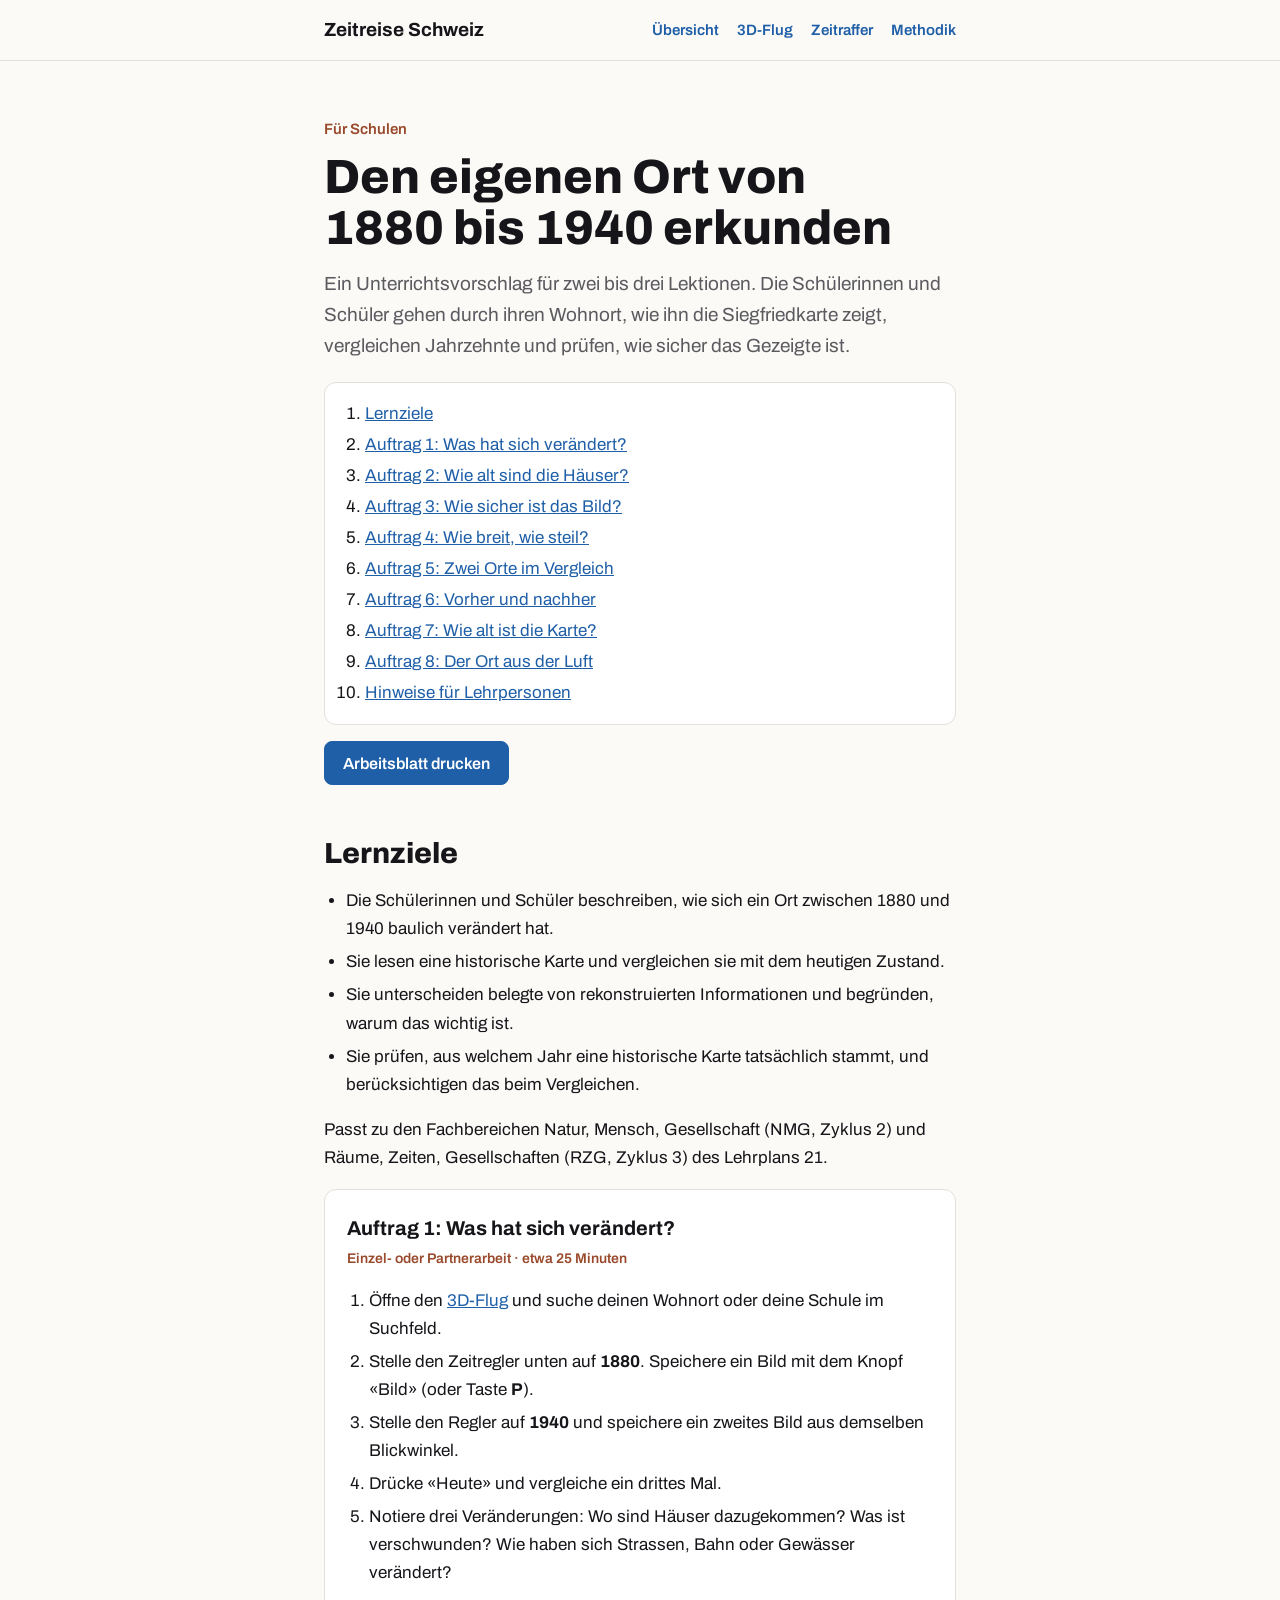
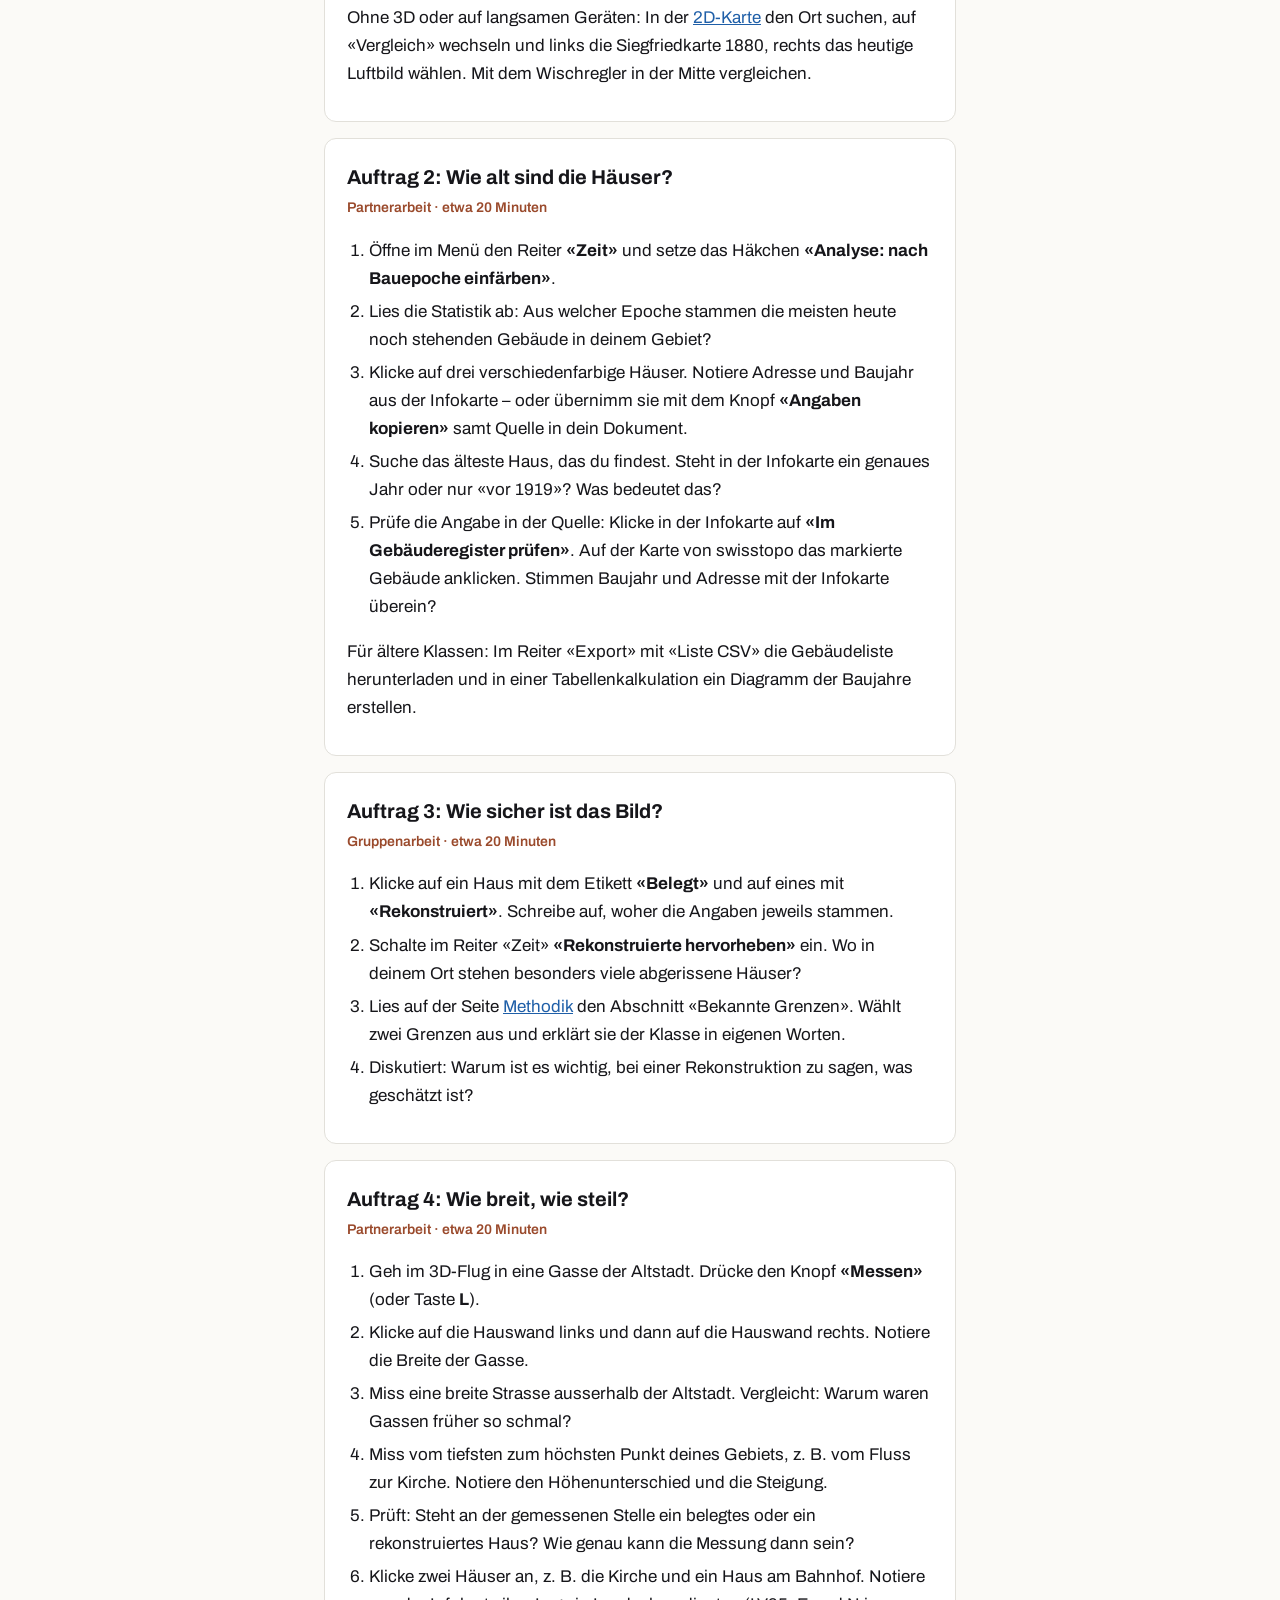
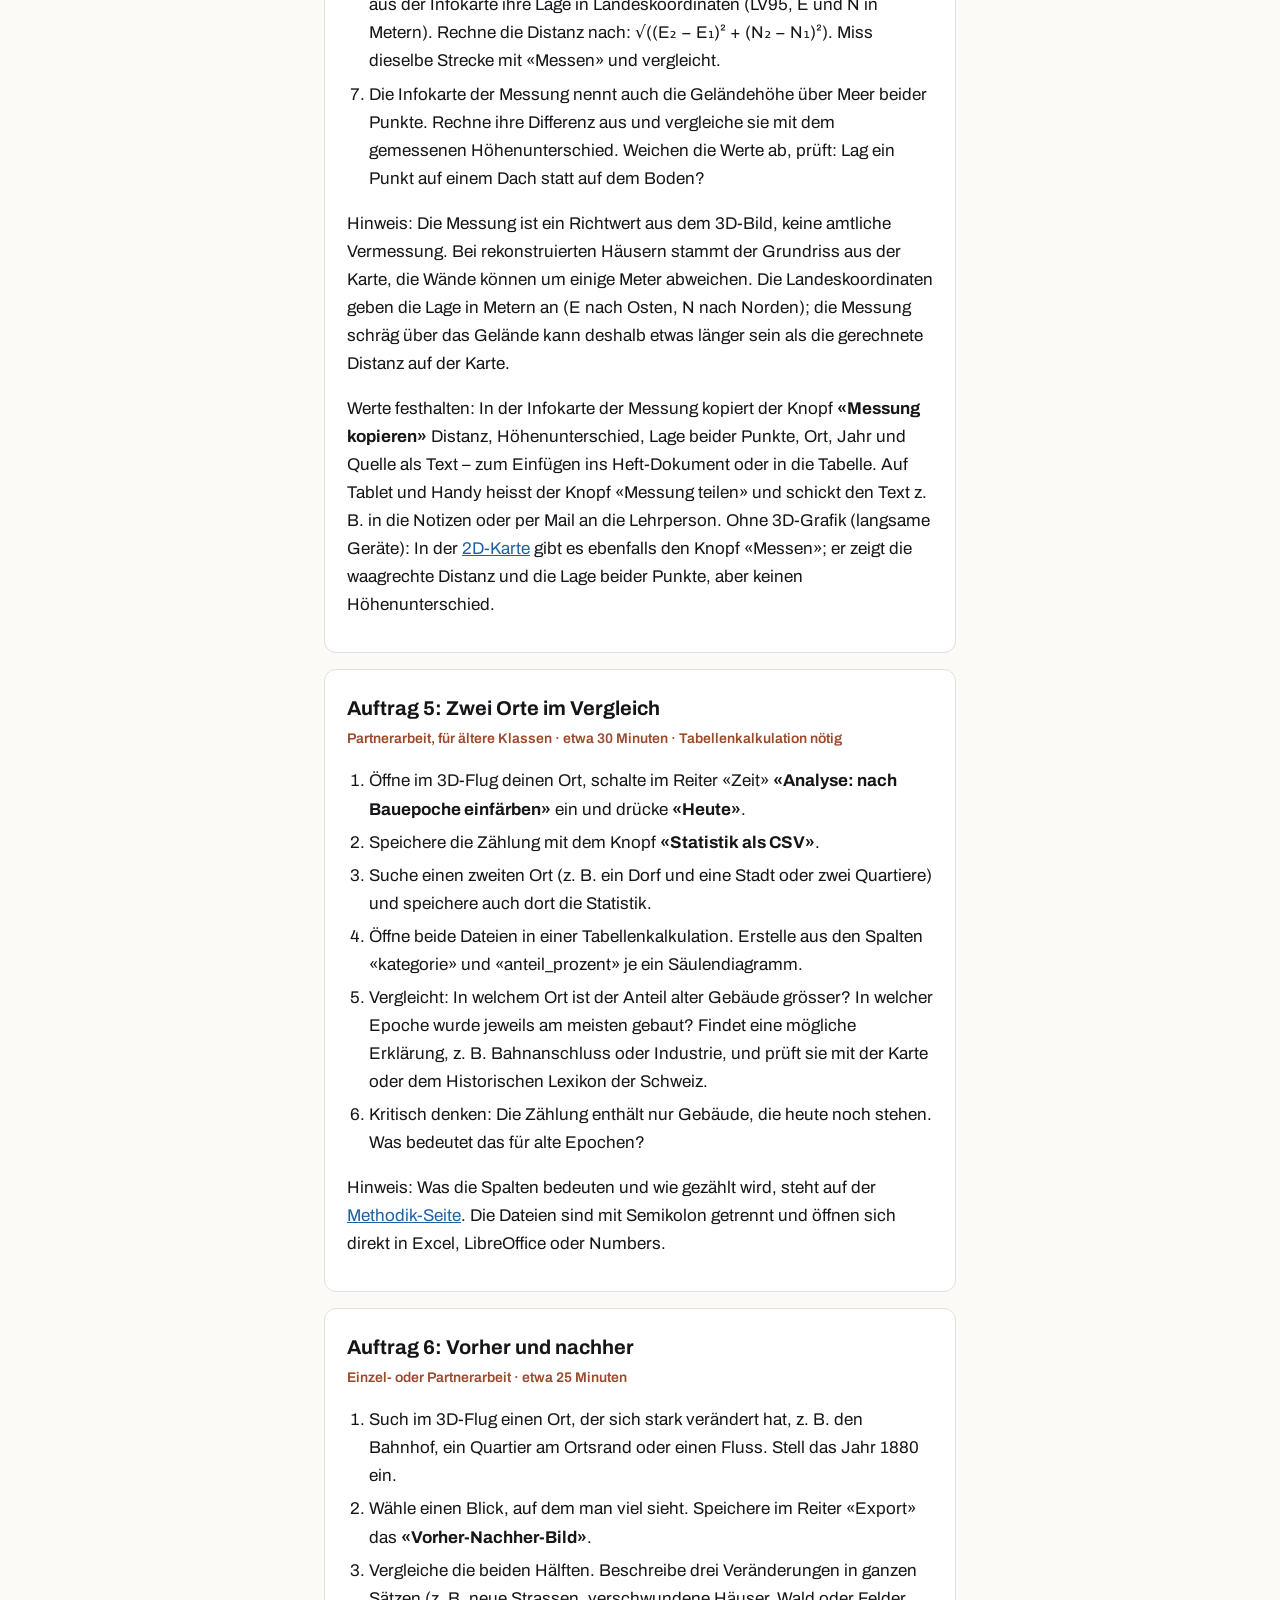
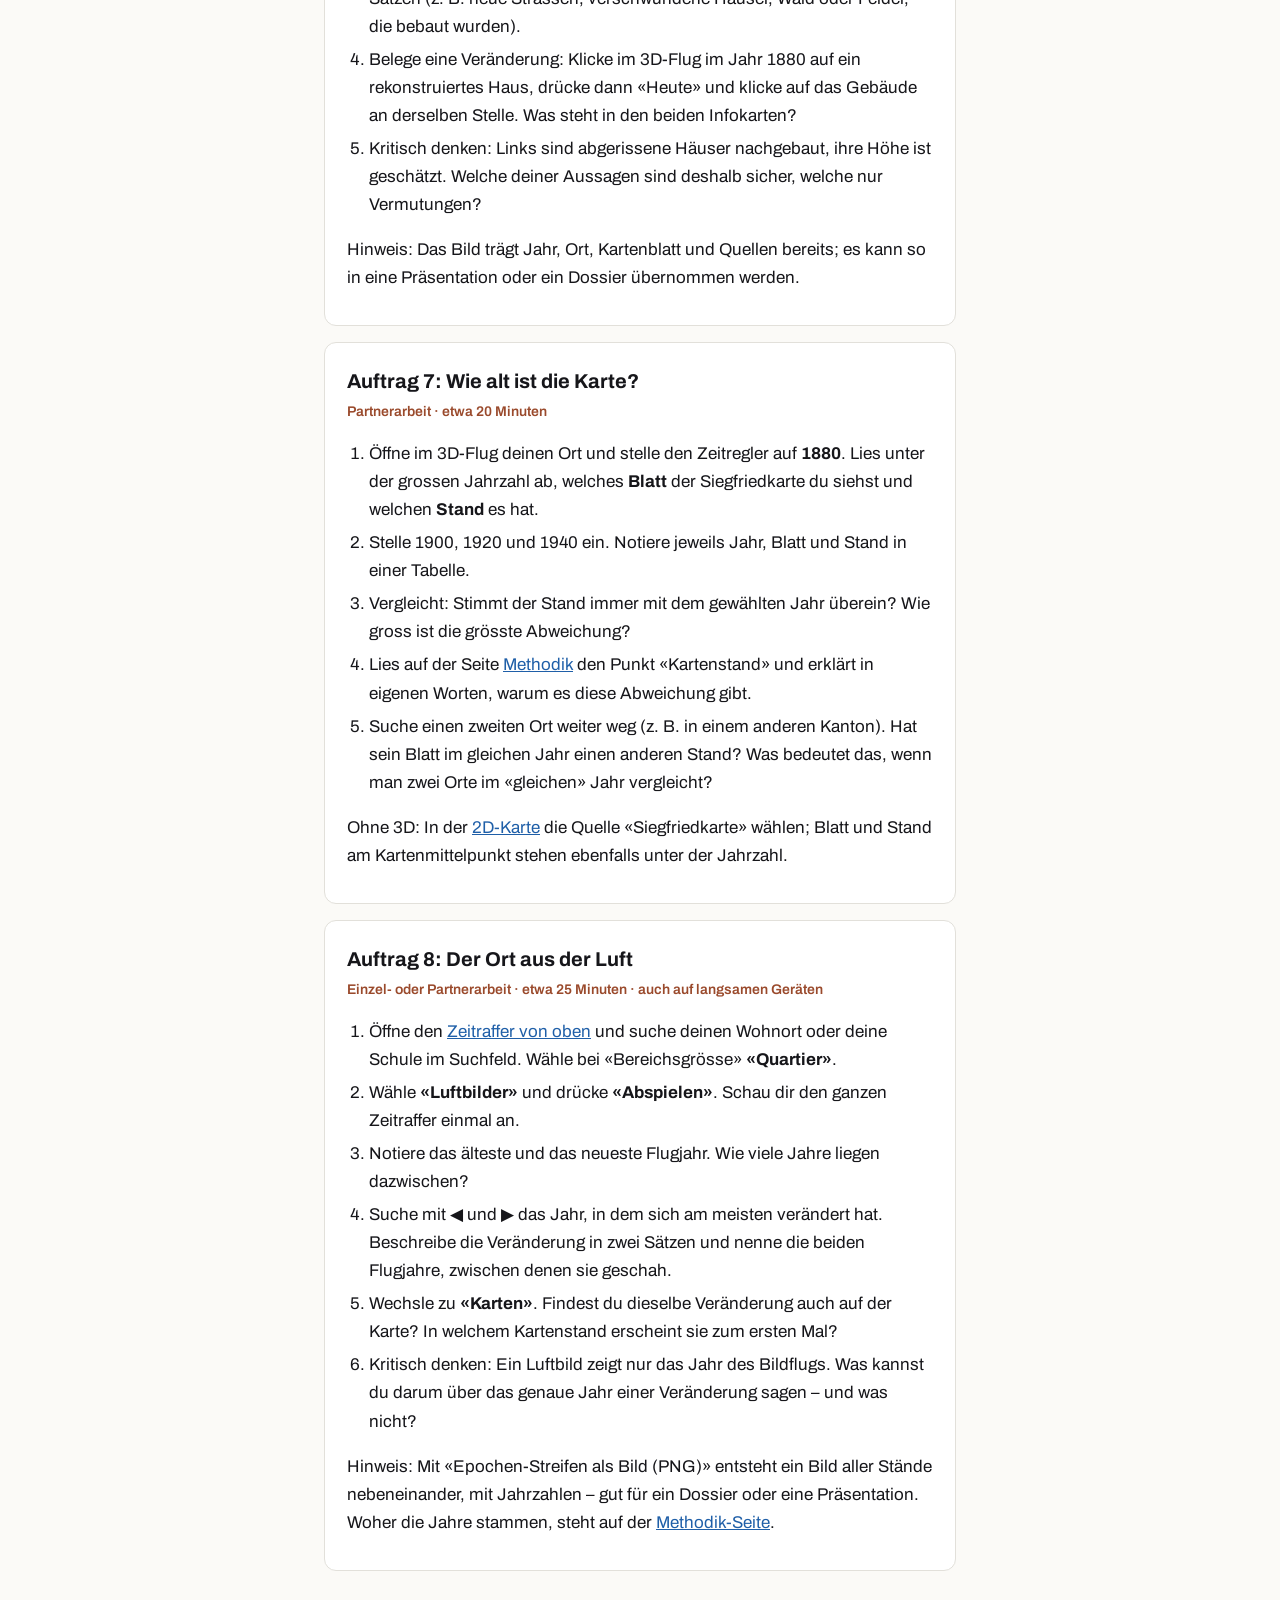
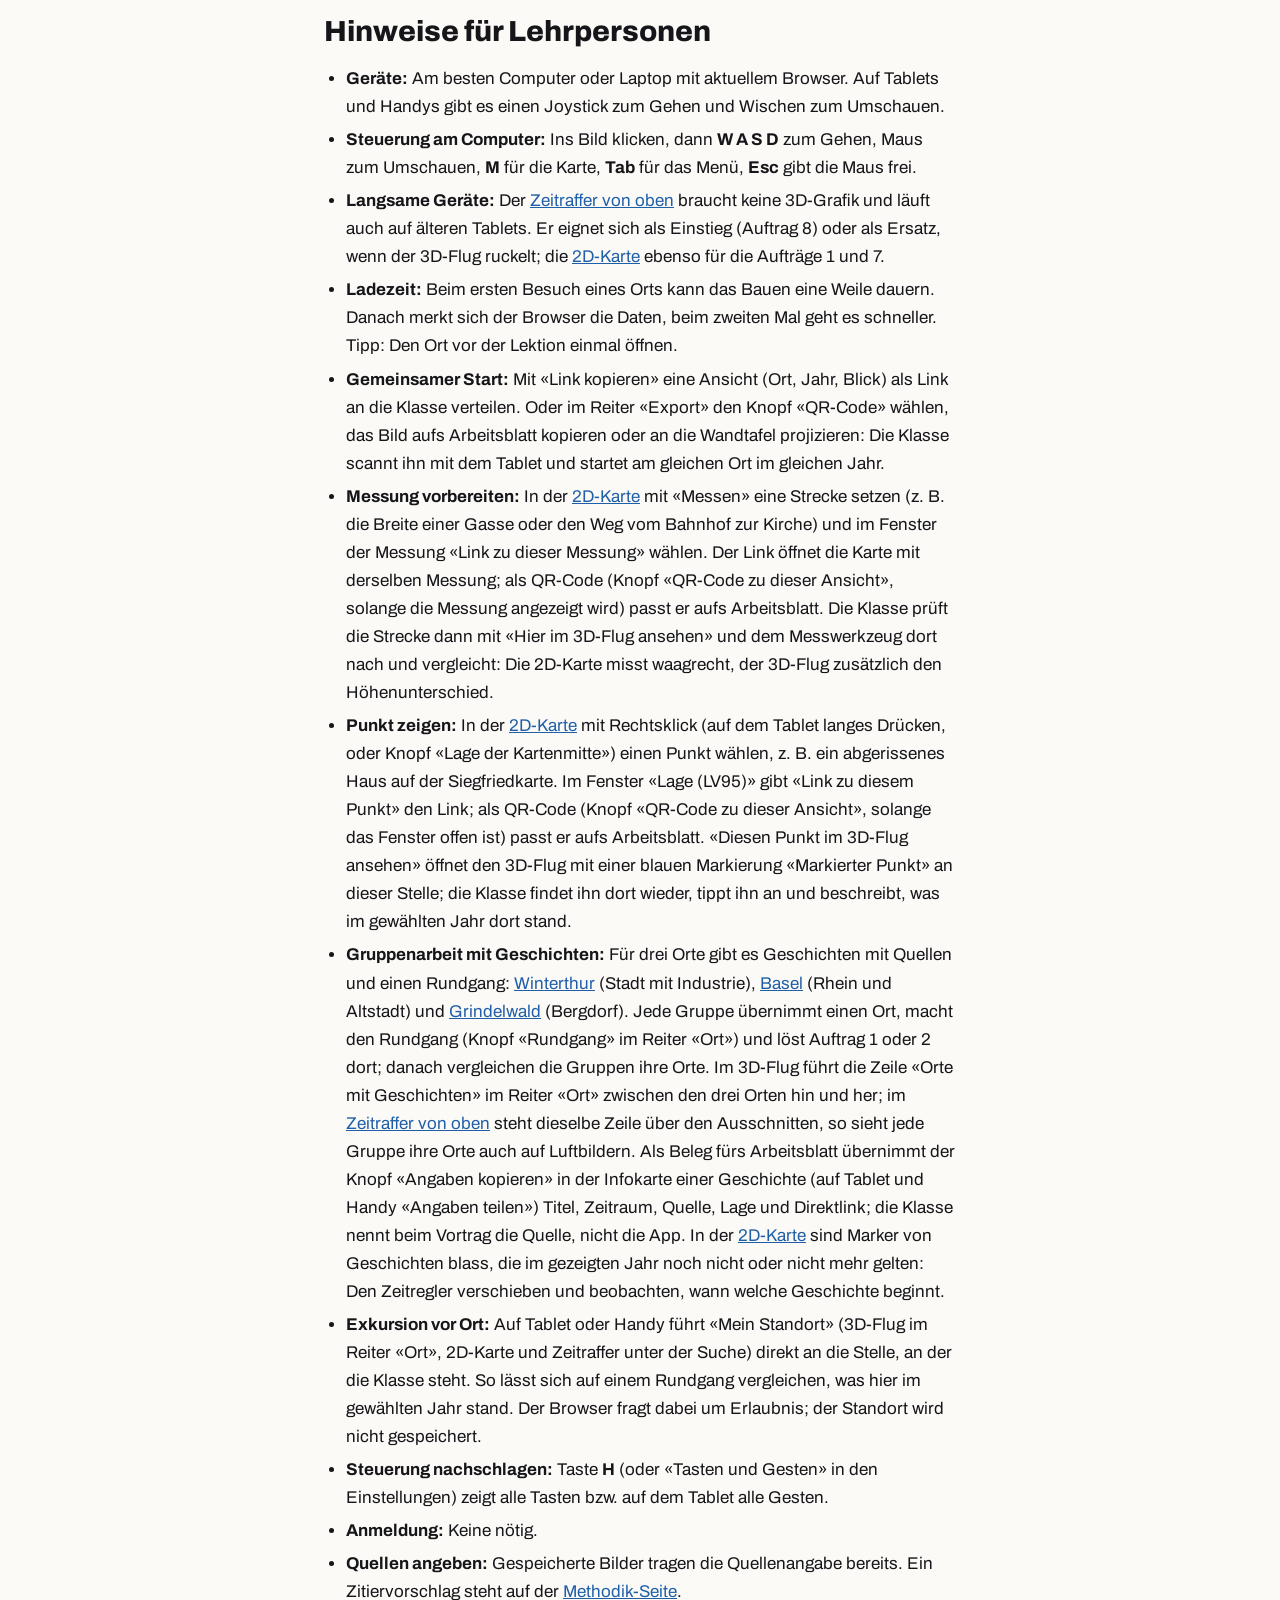
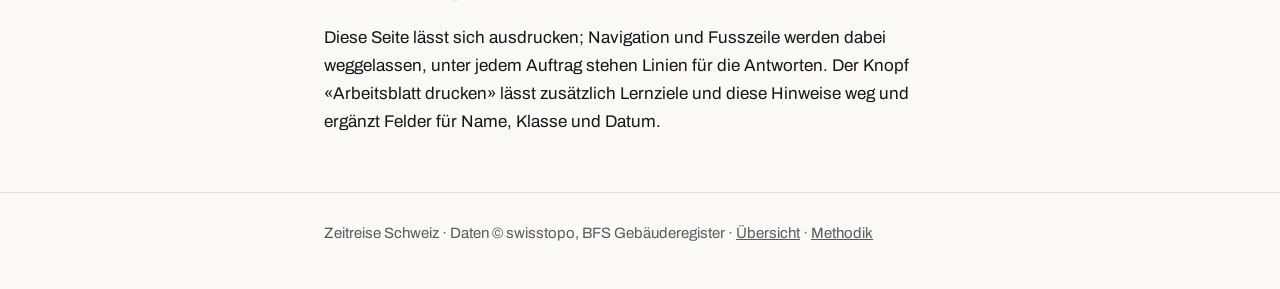
<file: unterricht.html>
<!DOCTYPE html>
<html lang="de">
<head>
<meta charset="utf-8">
<meta name="viewport" content="width=device-width, initial-scale=1">
<title>Unterricht – Zeitreise Schweiz</title>
<link rel="icon" href="data:image/svg+xml,%3Csvg xmlns='http://www.w3.org/2000/svg' viewBox='0 0 30 30'%3E%3Crect width='30' height='30' rx='6' fill='%239a4a2c'/%3E%3Cpath d='M7 20h16v3H7zM9 13l4-4 4 4v7H9zM17 15l3-3 3 3v5h-6z' fill='%23fff'/%3E%3C/svg%3E">
<meta name="description" content="Unterrichtsvorschlag: Mit Zeitreise Schweiz den eigenen Ort zwischen 1880 und 1940 erkunden – Lernziele, Aufträge und Hinweise für Lehrpersonen.">
<link rel="stylesheet" href="fonts/archivo.css">
<style>
/* VOICE: klar und ermutigend, wie ein gutes Arbeitsblatt
   IDEA: Auftragskarten, die man ausdrucken oder am Bildschirm abarbeiten kann
   PICTURE: kein Bild, nur klare Tabellen und Listen
   COLOUR and TYPE: wie die Produktseite – Papierweiss, Tusche, Gewässerblau, Ziegelbraun; Archivo
   LAYOUT: eine Lesespalte, Inhaltsverzeichnis oben */
:root{color-scheme:light dark;--bg:light-dark(#fbfaf7,#121417);--card:light-dark(#ffffff,#1a1d21);--ink:light-dark(#16161a,#ecebe7);--mute:light-dark(#5a5a5f,#a8a7a2);--line:light-dark(#e2e0da,#2b3036);--blue:light-dark(#1f5fa8,#76aee8);--brick:light-dark(#9a4a2c,#e0956f)}
:root[data-theme=light]{color-scheme:light}:root[data-theme=dark]{color-scheme:dark}
*{box-sizing:border-box;min-width:0}
body{margin:0;background:var(--bg);color:var(--ink);font:17px/1.65 Archivo,system-ui,sans-serif}
a{color:var(--blue)}
a:focus-visible{outline:3px solid var(--blue);outline-offset:3px}
.wrap{max-width:760px;margin:0 auto;padding:0 max(5vw,16px)}
nav{border-bottom:1px solid var(--line)}
nav .wrap{display:flex;gap:18px;align-items:center;min-height:60px;flex-wrap:wrap}
nav b{margin-right:auto;font-size:19px}
nav a{font-weight:600;font-size:15px;text-decoration:none}
header{padding:clamp(32px,5vw,56px) 0 8px}
.kicker{color:var(--brick);font-weight:600;font-size:15px;margin:0 0 10px}
h1{font-size:clamp(32px,5vw,48px);line-height:1.06;margin:0 0 14px;font-weight:800;text-wrap:balance}
h2{font-size:clamp(23px,3vw,29px);line-height:1.15;margin:44px 0 10px;font-weight:800;scroll-margin-top:16px}
h3{font-size:18px;margin:22px 0 4px}
.lead{font-size:19px;color:var(--mute);margin:0 0 20px}
.toc{background:var(--card);border:1px solid var(--line);border-radius:12px;padding:14px 20px;margin:20px 0 0}
.toc ol{margin:0;padding-left:20px}
.toc li{margin:3px 0}
.tbl{overflow-x:auto;border:1px solid var(--line);border-radius:10px;background:var(--card);margin:14px 0}
table{border-collapse:collapse;width:100%;font-size:15px}
th,td{text-align:left;padding:9px 12px;border-bottom:1px solid var(--line);vertical-align:top}
th{font-weight:600;color:var(--mute);font-size:13px}
tr:last-child td{border-bottom:0}
code{font:14px ui-monospace,Menlo,Consolas,monospace;background:var(--line);padding:1px 5px;border-radius:4px;overflow-wrap:anywhere}
.box{border-left:4px solid var(--brick);background:var(--card);padding:12px 18px;border-radius:0 10px 10px 0;margin:14px 0}
.box.blue{border-left-color:var(--blue)}
ul,ol{padding-left:22px}
li{margin:5px 0}
.cite{font:15px/1.6 ui-monospace,Menlo,Consolas,monospace;background:var(--card);border:1px solid var(--line);border-radius:10px;padding:14px 16px;white-space:pre-wrap;overflow-wrap:anywhere}
footer{margin-top:56px;padding:28px 0 44px;border-top:1px solid var(--line);font-size:15px;color:var(--mute)}
footer a{color:var(--mute)}
.task{background:var(--card);border:1px solid var(--line);border-radius:12px;padding:6px 22px 16px;margin:16px 0}
.task h3{font-size:20px;margin:16px 0 2px}
.meta{font-size:14px;color:var(--brick);font-weight:600;margin:0 0 8px}
.ans,.sheethead{display:none}
.printbtn{font:600 16px Archivo,sans-serif;border:1px solid var(--blue);background:var(--blue);color:#fff;border-radius:8px;padding:10px 18px;min-height:44px;cursor:pointer;margin:16px 0 0}
.printbtn:focus-visible{outline:3px solid var(--blue);outline-offset:3px}
@media print{
  :root{color-scheme:light}
  nav,footer,.printbtn,.toc{display:none}
  body{background:#fff;color:#000;font-size:12pt}
  a{color:#000;text-decoration:none}
  .task{break-inside:avoid;border:1px solid #999;background:#fff}
  .ans{display:block;margin:6px 0 4px}
  .ans span{font-size:10pt;color:#444}
  .ans i{display:block;height:30px;border-bottom:1px solid #888}
  .sheethead{display:flex;gap:24px;margin:0 0 12px;font-size:11pt}
  .sheethead span{flex:1;border-bottom:1px solid #888;padding-bottom:18px}
  body.ws .lponly{display:none}
}
</style>
</head>
<body>
<nav aria-label="Navigation">
  <div class="wrap">
    <b>Zeitreise Schweiz</b>
    <a href="./">Übersicht</a><a href="flug-3d.html">3D-Flug</a><a href="zeitraffer.html">Zeitraffer</a><a href="methodik.html">Methodik</a>
  </div>
</nav>

<main class="wrap">
<header>
  <p class="kicker">Für Schulen</p>
  <h1>Den eigenen Ort von 1880 bis 1940 erkunden</h1>
  <p class="lead">Ein Unterrichtsvorschlag für zwei bis drei Lektionen. Die Schülerinnen und Schüler gehen durch ihren Wohnort, wie ihn die Siegfriedkarte zeigt, vergleichen Jahrzehnte und prüfen, wie sicher das Gezeigte ist.</p>
  <div class="sheethead" aria-hidden="true"><span>Name:</span><span>Klasse:</span><span>Datum:</span></div>
  <div class="toc">
    <ol>
      <li><a href="#ziele">Lernziele</a></li>
      <li><a href="#a1">Auftrag 1: Was hat sich verändert?</a></li>
      <li><a href="#a2">Auftrag 2: Wie alt sind die Häuser?</a></li>
      <li><a href="#a3">Auftrag 3: Wie sicher ist das Bild?</a></li>
      <li><a href="#a4">Auftrag 4: Wie breit, wie steil?</a></li>
      <li><a href="#a5">Auftrag 5: Zwei Orte im Vergleich</a></li>
      <li><a href="#a6">Auftrag 6: Vorher und nachher</a></li>
      <li><a href="#a7">Auftrag 7: Wie alt ist die Karte?</a></li>
      <li><a href="#a8">Auftrag 8: Der Ort aus der Luft</a></li>
      <li><a href="#lp">Hinweise für Lehrpersonen</a></li>
    </ol>
  </div>
  <button class="printbtn" id="printWs" type="button">Arbeitsblatt drucken</button>
</header>

<div class="lponly">
<h2 id="ziele">Lernziele</h2>
<ul>
  <li>Die Schülerinnen und Schüler beschreiben, wie sich ein Ort zwischen 1880 und 1940 baulich verändert hat.</li>
  <li>Sie lesen eine historische Karte und vergleichen sie mit dem heutigen Zustand.</li>
  <li>Sie unterscheiden belegte von rekonstruierten Informationen und begründen, warum das wichtig ist.</li>
  <li>Sie prüfen, aus welchem Jahr eine historische Karte tatsächlich stammt, und berücksichtigen das beim Vergleichen.</li>
</ul>
<p>Passt zu den Fachbereichen Natur, Mensch, Gesellschaft (NMG, Zyklus 2) und Räume, Zeiten, Gesellschaften (RZG, Zyklus 3) des Lehrplans 21.</p>
</div>

<div class="task" id="a1">
  <h3>Auftrag 1: Was hat sich verändert?</h3>
  <p class="meta">Einzel- oder Partnerarbeit · etwa 25 Minuten</p>
  <ol>
    <li>Öffne den <a href="flug-3d.html">3D-Flug</a> und suche deinen Wohnort oder deine Schule im Suchfeld.</li>
    <li>Stelle den Zeitregler unten auf <b>1880</b>. Speichere ein Bild mit dem Knopf «Bild» (oder Taste <b>P</b>).</li>
    <li>Stelle den Regler auf <b>1940</b> und speichere ein zweites Bild aus demselben Blickwinkel.</li>
    <li>Drücke «Heute» und vergleiche ein drittes Mal.</li>
    <li>Notiere drei Veränderungen: Wo sind Häuser dazugekommen? Was ist verschwunden? Wie haben sich Strassen, Bahn oder Gewässer verändert?</li>
  </ol>
  <div class="ans" aria-hidden="true"><span>Antworten:</span><i></i><i></i><i></i><i></i><i></i><i></i></div>
  <p>Ohne 3D oder auf langsamen Geräten: In der <a href="karte-2d.html">2D-Karte</a> den Ort suchen, auf «Vergleich» wechseln und links die Siegfriedkarte 1880, rechts das heutige Luftbild wählen. Mit dem Wischregler in der Mitte vergleichen.</p>
</div>

<div class="task" id="a2">
  <h3>Auftrag 2: Wie alt sind die Häuser?</h3>
  <p class="meta">Partnerarbeit · etwa 20 Minuten</p>
  <ol>
    <li>Öffne im Menü den Reiter <b>«Zeit»</b> und setze das Häkchen <b>«Analyse: nach Bauepoche einfärben»</b>.</li>
    <li>Lies die Statistik ab: Aus welcher Epoche stammen die meisten heute noch stehenden Gebäude in deinem Gebiet?</li>
    <li>Klicke auf drei verschiedenfarbige Häuser. Notiere Adresse und Baujahr aus der Infokarte – oder übernimm sie mit dem Knopf <b>«Angaben kopieren»</b> samt Quelle in dein Dokument.</li>
    <li>Suche das älteste Haus, das du findest. Steht in der Infokarte ein genaues Jahr oder nur «vor 1919»? Was bedeutet das?</li>
    <li>Prüfe die Angabe in der Quelle: Klicke in der Infokarte auf <b>«Im Gebäuderegister prüfen»</b>. Auf der Karte von swisstopo das markierte Gebäude anklicken. Stimmen Baujahr und Adresse mit der Infokarte überein?</li>
  </ol>
  <div class="ans" aria-hidden="true"><span>Antworten:</span><i></i><i></i><i></i><i></i><i></i></div>
  <p>Für ältere Klassen: Im Reiter «Export» mit «Liste CSV» die Gebäudeliste herunterladen und in einer Tabellenkalkulation ein Diagramm der Baujahre erstellen.</p>
</div>

<div class="task" id="a3">
  <h3>Auftrag 3: Wie sicher ist das Bild?</h3>
  <p class="meta">Gruppenarbeit · etwa 20 Minuten</p>
  <ol>
    <li>Klicke auf ein Haus mit dem Etikett <b>«Belegt»</b> und auf eines mit <b>«Rekonstruiert»</b>. Schreibe auf, woher die Angaben jeweils stammen.</li>
    <li>Schalte im Reiter «Zeit» <b>«Rekonstruierte hervorheben»</b> ein. Wo in deinem Ort stehen besonders viele abgerissene Häuser?</li>
    <li>Lies auf der Seite <a href="methodik.html">Methodik</a> den Abschnitt «Bekannte Grenzen». Wählt zwei Grenzen aus und erklärt sie der Klasse in eigenen Worten.</li>
    <li>Diskutiert: Warum ist es wichtig, bei einer Rekonstruktion zu sagen, was geschätzt ist?</li>
  </ol>
  <div class="ans" aria-hidden="true"><span>Antworten:</span><i></i><i></i><i></i><i></i></div>
</div>

<div class="task" id="a4">
  <h3>Auftrag 4: Wie breit, wie steil?</h3>
  <p class="meta">Partnerarbeit · etwa 20 Minuten</p>
  <ol>
    <li>Geh im 3D-Flug in eine Gasse der Altstadt. Drücke den Knopf <b>«Messen»</b> (oder Taste <b>L</b>).</li>
    <li>Klicke auf die Hauswand links und dann auf die Hauswand rechts. Notiere die Breite der Gasse.</li>
    <li>Miss eine breite Strasse ausserhalb der Altstadt. Vergleicht: Warum waren Gassen früher so schmal?</li>
    <li>Miss vom tiefsten zum höchsten Punkt deines Gebiets, z. B. vom Fluss zur Kirche. Notiere den Höhenunterschied und die Steigung.</li>
    <li>Prüft: Steht an der gemessenen Stelle ein belegtes oder ein rekonstruiertes Haus? Wie genau kann die Messung dann sein?</li>
    <li>Klicke zwei Häuser an, z. B. die Kirche und ein Haus am Bahnhof. Notiere aus der Infokarte ihre Lage in Landeskoordinaten (LV95, E und N in Metern). Rechne die Distanz nach: √((E₂ − E₁)² + (N₂ − N₁)²). Miss dieselbe Strecke mit «Messen» und vergleicht.</li>
    <li>Die Infokarte der Messung nennt auch die Geländehöhe über Meer beider Punkte. Rechne ihre Differenz aus und vergleiche sie mit dem gemessenen Höhenunterschied. Weichen die Werte ab, prüft: Lag ein Punkt auf einem Dach statt auf dem Boden?</li>
  </ol>
  <div class="ans" aria-hidden="true"><span>Antworten:</span><i></i><i></i><i></i><i></i><i></i><i></i><i></i></div>
  <p>Hinweis: Die Messung ist ein Richtwert aus dem 3D-Bild, keine amtliche Vermessung. Bei rekonstruierten Häusern stammt der Grundriss aus der Karte, die Wände können um einige Meter abweichen. Die Landeskoordinaten geben die Lage in Metern an (E nach Osten, N nach Norden); die Messung schräg über das Gelände kann deshalb etwas länger sein als die gerechnete Distanz auf der Karte.</p>
  <p>Werte festhalten: In der Infokarte der Messung kopiert der Knopf <b>«Messung kopieren»</b> Distanz, Höhenunterschied, Lage beider Punkte, Ort, Jahr und Quelle als Text – zum Einfügen ins Heft-Dokument oder in die Tabelle. Auf Tablet und Handy heisst der Knopf «Messung teilen» und schickt den Text z. B. in die Notizen oder per Mail an die Lehrperson. Ohne 3D-Grafik (langsame Geräte): In der <a href="karte-2d.html">2D-Karte</a> gibt es ebenfalls den Knopf «Messen»; er zeigt die waagrechte Distanz und die Lage beider Punkte, aber keinen Höhenunterschied.</p>
</div>

<div class="task" id="a5">
  <h3>Auftrag 5: Zwei Orte im Vergleich</h3>
  <p class="meta">Partnerarbeit, für ältere Klassen · etwa 30 Minuten · Tabellenkalkulation nötig</p>
  <ol>
    <li>Öffne im 3D-Flug deinen Ort, schalte im Reiter «Zeit» <b>«Analyse: nach Bauepoche einfärben»</b> ein und drücke <b>«Heute»</b>.</li>
    <li>Speichere die Zählung mit dem Knopf <b>«Statistik als CSV»</b>.</li>
    <li>Suche einen zweiten Ort (z. B. ein Dorf und eine Stadt oder zwei Quartiere) und speichere auch dort die Statistik.</li>
    <li>Öffne beide Dateien in einer Tabellenkalkulation. Erstelle aus den Spalten «kategorie» und «anteil_prozent» je ein Säulendiagramm.</li>
    <li>Vergleicht: In welchem Ort ist der Anteil alter Gebäude grösser? In welcher Epoche wurde jeweils am meisten gebaut? Findet eine mögliche Erklärung, z. B. Bahnanschluss oder Industrie, und prüft sie mit der Karte oder dem Historischen Lexikon der Schweiz.</li>
    <li>Kritisch denken: Die Zählung enthält nur Gebäude, die heute noch stehen. Was bedeutet das für alte Epochen?</li>
  </ol>
  <div class="ans" aria-hidden="true"><span>Antworten:</span><i></i><i></i><i></i><i></i><i></i></div>
  <p>Hinweis: Was die Spalten bedeuten und wie gezählt wird, steht auf der <a href="methodik.html#statistik">Methodik-Seite</a>. Die Dateien sind mit Semikolon getrennt und öffnen sich direkt in Excel, LibreOffice oder Numbers.</p>
</div>

<div class="task" id="a6">
  <h3>Auftrag 6: Vorher und nachher</h3>
  <p class="meta">Einzel- oder Partnerarbeit · etwa 25 Minuten</p>
  <ol>
    <li>Such im 3D-Flug einen Ort, der sich stark verändert hat, z. B. den Bahnhof, ein Quartier am Ortsrand oder einen Fluss. Stell das Jahr 1880 ein.</li>
    <li>Wähle einen Blick, auf dem man viel sieht. Speichere im Reiter «Export» das <b>«Vorher-Nachher-Bild»</b>.</li>
    <li>Vergleiche die beiden Hälften. Beschreibe drei Veränderungen in ganzen Sätzen (z. B. neue Strassen, verschwundene Häuser, Wald oder Felder, die bebaut wurden).</li>
    <li>Belege eine Veränderung: Klicke im 3D-Flug im Jahr 1880 auf ein rekonstruiertes Haus, drücke dann «Heute» und klicke auf das Gebäude an derselben Stelle. Was steht in den beiden Infokarten?</li>
    <li>Kritisch denken: Links sind abgerissene Häuser nachgebaut, ihre Höhe ist geschätzt. Welche deiner Aussagen sind deshalb sicher, welche nur Vermutungen?</li>
  </ol>
  <div class="ans" aria-hidden="true"><span>Antworten:</span><i></i><i></i><i></i><i></i><i></i></div>
  <p>Hinweis: Das Bild trägt Jahr, Ort, Kartenblatt und Quellen bereits; es kann so in eine Präsentation oder ein Dossier übernommen werden.</p>
</div>

<div class="task" id="a7">
  <h3>Auftrag 7: Wie alt ist die Karte?</h3>
  <p class="meta">Partnerarbeit · etwa 20 Minuten</p>
  <ol>
    <li>Öffne im 3D-Flug deinen Ort und stelle den Zeitregler auf <b>1880</b>. Lies unter der grossen Jahrzahl ab, welches <b>Blatt</b> der Siegfriedkarte du siehst und welchen <b>Stand</b> es hat.</li>
    <li>Stelle 1900, 1920 und 1940 ein. Notiere jeweils Jahr, Blatt und Stand in einer Tabelle.</li>
    <li>Vergleicht: Stimmt der Stand immer mit dem gewählten Jahr überein? Wie gross ist die grösste Abweichung?</li>
    <li>Lies auf der Seite <a href="methodik.html">Methodik</a> den Punkt «Kartenstand» und erklärt in eigenen Worten, warum es diese Abweichung gibt.</li>
    <li>Suche einen zweiten Ort weiter weg (z. B. in einem anderen Kanton). Hat sein Blatt im gleichen Jahr einen anderen Stand? Was bedeutet das, wenn man zwei Orte im «gleichen» Jahr vergleicht?</li>
  </ol>
  <div class="ans" aria-hidden="true"><span>Antworten:</span><i></i><i></i><i></i><i></i><i></i></div>
  <p>Ohne 3D: In der <a href="karte-2d.html">2D-Karte</a> die Quelle «Siegfriedkarte» wählen; Blatt und Stand am Kartenmittelpunkt stehen ebenfalls unter der Jahrzahl.</p>
</div>

<div class="task" id="a8">
  <h3>Auftrag 8: Der Ort aus der Luft</h3>
  <p class="meta">Einzel- oder Partnerarbeit · etwa 25 Minuten · auch auf langsamen Geräten</p>
  <ol>
    <li>Öffne den <a href="zeitraffer.html">Zeitraffer von oben</a> und suche deinen Wohnort oder deine Schule im Suchfeld. Wähle bei «Bereichsgrösse» <b>«Quartier»</b>.</li>
    <li>Wähle <b>«Luftbilder»</b> und drücke <b>«Abspielen»</b>. Schau dir den ganzen Zeitraffer einmal an.</li>
    <li>Notiere das älteste und das neueste Flugjahr. Wie viele Jahre liegen dazwischen?</li>
    <li>Suche mit ◀ und ▶ das Jahr, in dem sich am meisten verändert hat. Beschreibe die Veränderung in zwei Sätzen und nenne die beiden Flugjahre, zwischen denen sie geschah.</li>
    <li>Wechsle zu <b>«Karten»</b>. Findest du dieselbe Veränderung auch auf der Karte? In welchem Kartenstand erscheint sie zum ersten Mal?</li>
    <li>Kritisch denken: Ein Luftbild zeigt nur das Jahr des Bildflugs. Was kannst du darum über das genaue Jahr einer Veränderung sagen – und was nicht?</li>
  </ol>
  <div class="ans" aria-hidden="true"><span>Antworten:</span><i></i><i></i><i></i><i></i><i></i><i></i></div>
  <p>Hinweis: Mit «Epochen-Streifen als Bild (PNG)» entsteht ein Bild aller Stände nebeneinander, mit Jahrzahlen – gut für ein Dossier oder eine Präsentation. Woher die Jahre stammen, steht auf der <a href="methodik.html#zeitraffer">Methodik-Seite</a>.</p>
</div>

<div class="lponly">
<h2 id="lp">Hinweise für Lehrpersonen</h2>
<ul>
  <li><b>Geräte:</b> Am besten Computer oder Laptop mit aktuellem Browser. Auf Tablets und Handys gibt es einen Joystick zum Gehen und Wischen zum Umschauen.</li>
  <li><b>Steuerung am Computer:</b> Ins Bild klicken, dann <b>W A S D</b> zum Gehen, Maus zum Umschauen, <b>M</b> für die Karte, <b>Tab</b> für das Menü, <b>Esc</b> gibt die Maus frei.</li>
  <li><b>Langsame Geräte:</b> Der <a href="zeitraffer.html">Zeitraffer von oben</a> braucht keine 3D-Grafik und läuft auch auf älteren Tablets. Er eignet sich als Einstieg (Auftrag 8) oder als Ersatz, wenn der 3D-Flug ruckelt; die <a href="karte-2d.html">2D-Karte</a> ebenso für die Aufträge 1 und 7.</li>
  <li><b>Ladezeit:</b> Beim ersten Besuch eines Orts kann das Bauen eine Weile dauern. Danach merkt sich der Browser die Daten, beim zweiten Mal geht es schneller. Tipp: Den Ort vor der Lektion einmal öffnen.</li>
  <li><b>Gemeinsamer Start:</b> Mit «Link kopieren» eine Ansicht (Ort, Jahr, Blick) als Link an die Klasse verteilen. Oder im Reiter «Export» den Knopf «QR-Code» wählen, das Bild aufs Arbeitsblatt kopieren oder an die Wandtafel projizieren: Die Klasse scannt ihn mit dem Tablet und startet am gleichen Ort im gleichen Jahr.</li>
  <li><b>Messung vorbereiten:</b> In der <a href="karte-2d.html">2D-Karte</a> mit «Messen» eine Strecke setzen (z. B. die Breite einer Gasse oder den Weg vom Bahnhof zur Kirche) und im Fenster der Messung «Link zu dieser Messung» wählen. Der Link öffnet die Karte mit derselben Messung; als QR-Code (Knopf «QR-Code zu dieser Ansicht», solange die Messung angezeigt wird) passt er aufs Arbeitsblatt. Die Klasse prüft die Strecke dann mit «Hier im 3D-Flug ansehen» und dem Messwerkzeug dort nach und vergleicht: Die 2D-Karte misst waagrecht, der 3D-Flug zusätzlich den Höhenunterschied.</li>
  <li><b>Punkt zeigen:</b> In der <a href="karte-2d.html">2D-Karte</a> mit Rechtsklick (auf dem Tablet langes Drücken, oder Knopf «Lage der Kartenmitte») einen Punkt wählen, z. B. ein abgerissenes Haus auf der Siegfriedkarte. Im Fenster «Lage (LV95)» gibt «Link zu diesem Punkt» den Link; als QR-Code (Knopf «QR-Code zu dieser Ansicht», solange das Fenster offen ist) passt er aufs Arbeitsblatt. «Diesen Punkt im 3D-Flug ansehen» öffnet den 3D-Flug mit einer blauen Markierung «Markierter Punkt» an dieser Stelle; die Klasse findet ihn dort wieder, tippt ihn an und beschreibt, was im gewählten Jahr dort stand.</li>
  <li><b>Gruppenarbeit mit Geschichten:</b> Für drei Orte gibt es Geschichten mit Quellen und einen Rundgang: <a href="flug-3d.html">Winterthur</a> (Stadt mit Industrie), <a href="flug-3d.html?stories=basel">Basel</a> (Rhein und Altstadt) und <a href="flug-3d.html?stories=grindelwald">Grindelwald</a> (Bergdorf). Jede Gruppe übernimmt einen Ort, macht den Rundgang (Knopf «Rundgang» im Reiter «Ort») und löst Auftrag 1 oder 2 dort; danach vergleichen die Gruppen ihre Orte. Im 3D-Flug führt die Zeile «Orte mit Geschichten» im Reiter «Ort» zwischen den drei Orten hin und her; im <a href="zeitraffer.html?stories=winterthur">Zeitraffer von oben</a> steht dieselbe Zeile über den Ausschnitten, so sieht jede Gruppe ihre Orte auch auf Luftbildern. Als Beleg fürs Arbeitsblatt übernimmt der Knopf «Angaben kopieren» in der Infokarte einer Geschichte (auf Tablet und Handy «Angaben teilen») Titel, Zeitraum, Quelle, Lage und Direktlink; die Klasse nennt beim Vortrag die Quelle, nicht die App. In der <a href="karte-2d.html">2D-Karte</a> sind Marker von Geschichten blass, die im gezeigten Jahr noch nicht oder nicht mehr gelten: Den Zeitregler verschieben und beobachten, wann welche Geschichte beginnt.</li>
  <li><b>Exkursion vor Ort:</b> Auf Tablet oder Handy führt «Mein Standort» (3D-Flug im Reiter «Ort», 2D-Karte und Zeitraffer unter der Suche) direkt an die Stelle, an der die Klasse steht. So lässt sich auf einem Rundgang vergleichen, was hier im gewählten Jahr stand. Der Browser fragt dabei um Erlaubnis; der Standort wird nicht gespeichert.</li>
  <li><b>Steuerung nachschlagen:</b> Taste <b>H</b> (oder «Tasten und Gesten» in den Einstellungen) zeigt alle Tasten bzw. auf dem Tablet alle Gesten.</li>
  <li><b>Anmeldung:</b> Keine nötig.</li>
  <li><b>Quellen angeben:</b> Gespeicherte Bilder tragen die Quellenangabe bereits. Ein Zitiervorschlag steht auf der <a href="methodik.html#zitieren">Methodik-Seite</a>.</li>
</ul>
<p>Diese Seite lässt sich ausdrucken; Navigation und Fusszeile werden dabei weggelassen, unter jedem Auftrag stehen Linien für die Antworten. Der Knopf «Arbeitsblatt drucken» lässt zusätzlich Lernziele und diese Hinweise weg und ergänzt Felder für Name, Klasse und Datum.</p>
</div>
</main>

<footer>
  <div class="wrap">Zeitreise Schweiz · Daten © swisstopo, BFS Gebäuderegister · <a href="./">Übersicht</a> · <a href="methodik.html">Methodik</a></div>
</footer>
<script>
document.getElementById('printWs').addEventListener('click', () => {
  document.body.classList.add('ws');
  window.print();
});
window.addEventListener('afterprint', () => document.body.classList.remove('ws'));
</script>
</body>
</html>
</file>
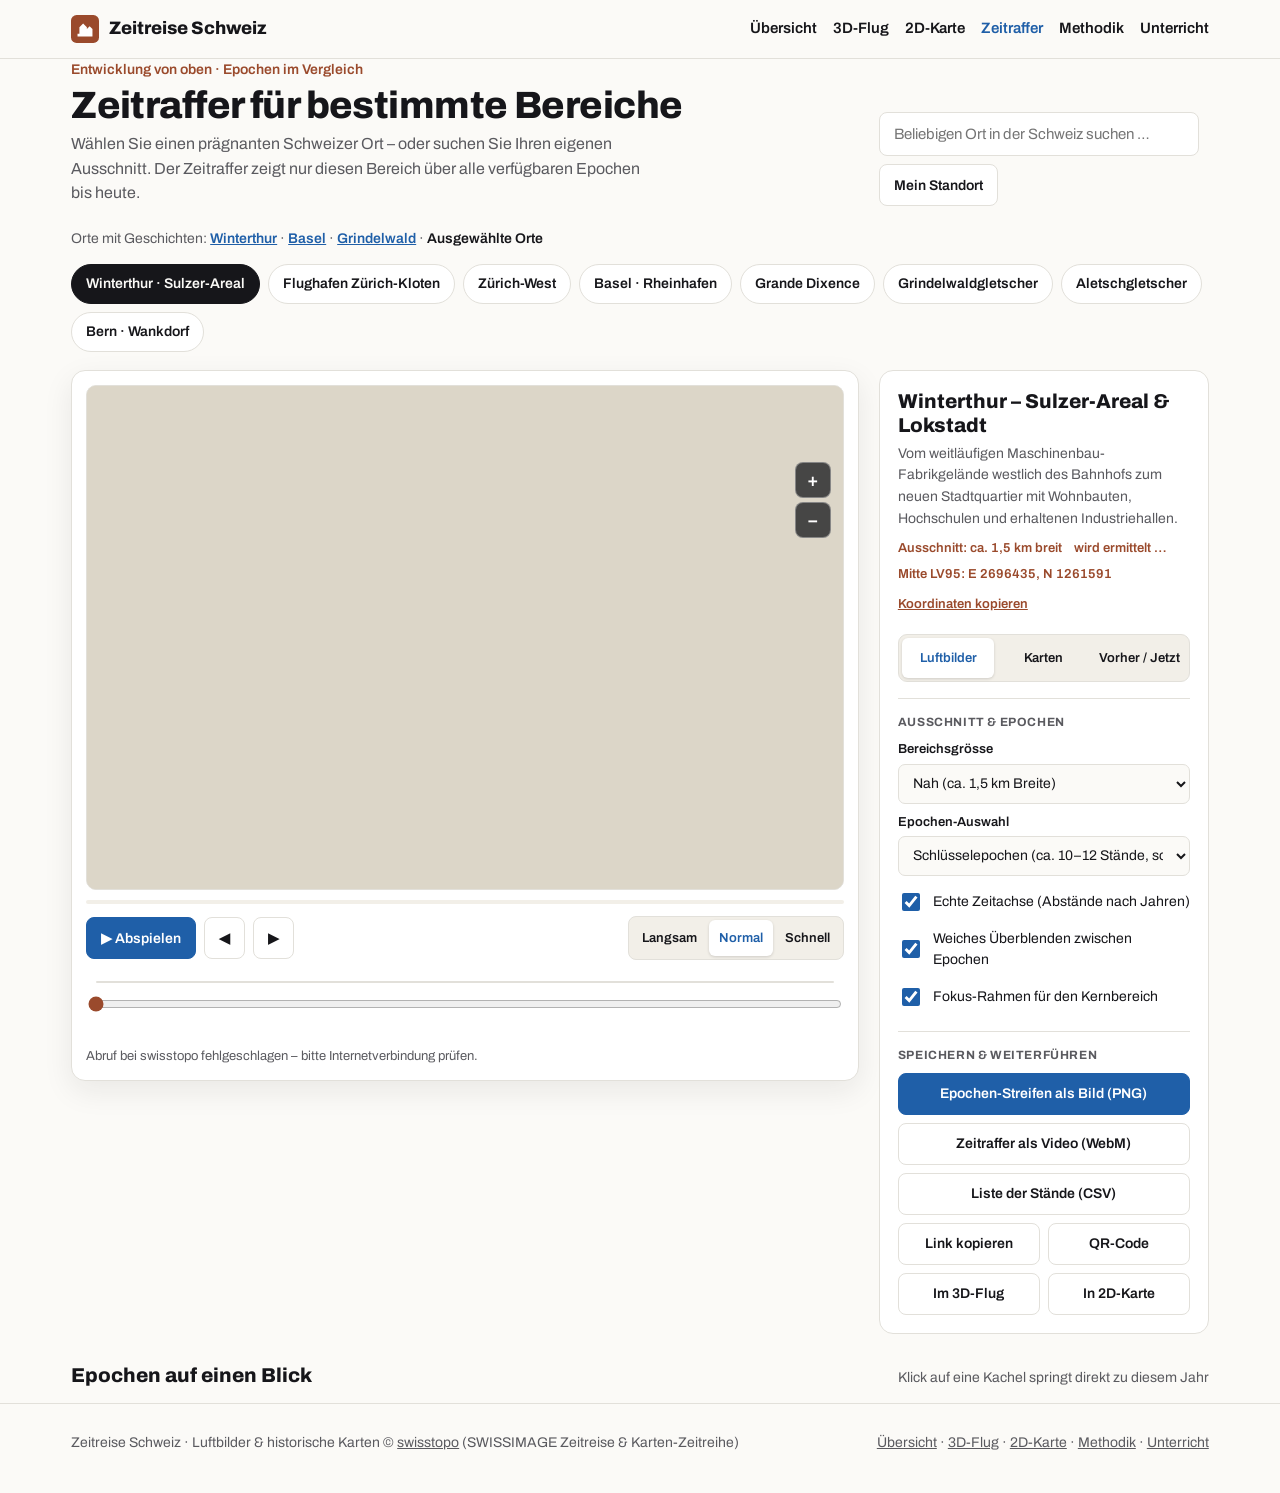
<file: zeitraffer.html>
<!DOCTYPE html>
<html lang="de">
<head>
<meta charset="utf-8">
<meta name="viewport" content="width=device-width, initial-scale=1">
<title>Zeitraffer von oben – Zeitreise Schweiz</title>
<meta name="description" content="Verfolgen Sie an einem gewählten Ausschnitt von oben, wie sich Schweizer Orte, Quartiere, Infrastruktur und Gletscher über die Epochen verändern – von der ersten historischen Aufnahme bis heute.">
<link rel="icon" href="data:image/svg+xml,%3Csvg xmlns='http://www.w3.org/2000/svg' viewBox='0 0 30 30'%3E%3Crect width='30' height='30' rx='6' fill='%239a4a2c'/%3E%3Cpath d='M7 20h16v3H7zM9 13l4-4 4 4v7H9zM17 15l3-3 3 3v5h-6z' fill='%23fff'/%3E%3C/svg%3E">
<link rel="stylesheet" href="fonts/archivo.css">
<style>
/* VOICE: ruhig, dokumentarisch, wie ein Luftbild-Atlas im Museum
   IDEA: ein fest gerahmter Ausschnitt von oben, durch den die Jahrzehnte ziehen
   PICTURE: das 3:2-Luftbild- oder Kartenfenster mit Epochen-Zeitachse und Filmstreifen darunter
   COLOUR and TYPE: Papierweiss, Tusche, Gewässerblau als Akzent, Ziegelbraun für historische Jahre; Archivo
   LAYOUT: Navigation oben, Ortswahl-Leiste, links die Bühne mit Zeitachse, rechts Steuerung & Export, unten Epochen-Streifen */
:root{color-scheme:light dark;--bg:light-dark(#fbfaf7,#121417);--card:light-dark(#ffffff,#1a1d21);--ink:light-dark(#16161a,#ecebe7);--mute:light-dark(#5a5a5f,#a8a7a2);--line:light-dark(#e2e0da,#2b3036);--blue:light-dark(#1f5fa8,#76aee8);--brick:light-dark(#9a4a2c,#e0956f);--tint:light-dark(#f2efe8,#181c20)}
:root[data-theme=light]{color-scheme:light}:root[data-theme=dark]{color-scheme:dark}
*{box-sizing:border-box;min-width:0}
body{margin:0;background:var(--bg);color:var(--ink);font:16px/1.55 Archivo,system-ui,sans-serif;overflow-x:clip}
a{color:var(--blue)}
.wrap{max-width:1240px;margin:0 auto;padding:0 max(4vw,16px)}
nav{position:sticky;top:0;z-index:30;background:color-mix(in srgb,var(--bg) 92%,transparent);backdrop-filter:blur(8px);border-bottom:1px solid var(--line)}
nav .wrap{display:flex;align-items:center;gap:18px;min-height:58px;flex-wrap:wrap}
.brand{font-weight:800;font-size:18px;text-decoration:none;color:var(--ink);display:flex;align-items:center;gap:10px;margin-right:auto}
.brand svg{flex:none}
nav .links{display:flex;gap:16px;flex-wrap:wrap}
nav .links a{color:var(--ink);text-decoration:none;font-weight:600;font-size:15px}
nav .links a:hover,nav .links a[aria-current=page]{color:var(--blue)}
main{padding:clamp(20px,3vw,34px) 0 56px}
.head{display:flex;flex-wrap:wrap;align-items:flex-end;justify-content:space-between;gap:14px 24px;margin-bottom:18px}
.kicker{color:var(--brick);font-weight:600;font-size:14px;margin:0 0 4px}
h1{font-size:clamp(26px,4vw,38px);line-height:1.08;margin:0;font-weight:800;letter-spacing:-0.015em}
.lead{font-size:16px;color:var(--mute);margin:6px 0 0;max-width:64ch}
.search{position:relative;width:min(320px,100%);flex:none}
.search input{width:100%;font:15px Archivo,sans-serif;padding:10px 14px;border:1px solid var(--line);border-radius:8px;background:var(--card);color:var(--ink);min-height:44px}
.search ul{position:absolute;z-index:40;left:0;right:0;top:100%;margin:4px 0 0;padding:4px;list-style:none;background:var(--card);border:1px solid var(--line);border-radius:8px;box-shadow:0 10px 28px rgba(0,0,0,.22);max-height:260px;overflow:auto}
.search li{padding:8px 10px;border-radius:6px;cursor:pointer;font-size:14px;color:var(--ink)}
.search li small{display:block;color:var(--mute);font-size:12px}
.search li:hover,.search li[aria-selected=true]{background:var(--tint)}

/* Ortswahl-Leiste */
.towns{margin:0 0 8px;font-size:14px;color:var(--mute)}
.towns a{display:inline-block;padding:4px 0;font-weight:600}
.spots{display:flex;gap:8px;overflow-x:auto;padding:2px 0 10px;margin:0 0 16px;scrollbar-width:thin}
@media(min-width:720px){.spots{flex-wrap:wrap;overflow-x:visible;padding-bottom:2px}}
.spot{flex:none;border:1px solid var(--line);background:var(--card);color:var(--ink);font:600 14px Archivo,sans-serif;padding:8px 14px;border-radius:22px;cursor:pointer;min-height:40px;white-space:nowrap;transition:border-color .15s,background .15s,color .15s}
.spot:hover{border-color:var(--brick);color:var(--brick)}
.spot[aria-pressed=true]{background:var(--ink);border-color:var(--ink);color:var(--bg)}

/* Hauptlayout: Bühne links, Steuerung rechts */
.layout{display:grid;grid-template-columns:minmax(0,1fr) 330px;gap:20px;align-items:start}
@media(max-width:960px){.layout{grid-template-columns:1fr}}

/* Gerahmte 3:2-Bühne */
.stage-card{background:var(--card);border:1px solid var(--line);border-radius:14px;padding:14px;box-shadow:0 10px 30px rgba(20,20,30,.08)}
.viewport{position:relative;aspect-ratio:3/2;width:100%;border-radius:10px;overflow:hidden;background:#dcd6c8;border:1px solid var(--line);user-select:none;touch-action:none}
.viewport canvas{display:block;width:100%;height:100%;cursor:grab}
.viewport canvas.dragging{cursor:grabbing}
.viewport canvas.wipe-mode{cursor:ew-resize}
.ztools{position:absolute;top:76px;right:12px;z-index:5;display:flex;flex-direction:column;gap:4px}
.ztools button{width:36px;height:36px;border-radius:8px;border:1px solid rgba(255,255,255,.35);background:rgba(18,20,24,.74);color:#fff;font:700 18px/1 Archivo,sans-serif;cursor:pointer;backdrop-filter:blur(4px);display:grid;place-items:center}
.ztools button:hover{background:rgba(18,20,24,.92)}
.wipe-handle{position:absolute;top:0;bottom:0;width:4px;margin-left:-2px;background:#fff;z-index:6;box-shadow:0 0 0 1px rgba(0,0,0,.45),0 0 14px rgba(0,0,0,.35);cursor:ew-resize;touch-action:none}
.wipe-handle span{position:absolute;top:50%;left:50%;width:42px;height:42px;margin:-21px 0 0 -21px;border-radius:50%;background:#fff;border:2px solid #16161a;color:#16161a;display:grid;place-items:center;font:800 15px Archivo,sans-serif;box-shadow:0 4px 14px rgba(0,0,0,.3)}
.wipe-handle:focus-visible span{outline:3px solid var(--blue);outline-offset:2px}
.loadbar{height:4px;background:var(--tint);border-radius:4px;overflow:hidden;margin:10px 0 0}
.loadbar i{display:block;height:100%;width:0%;background:var(--blue);transition:width .18s}

/* Wiedergabe & Epochen-Zeitachse */
.player{margin-top:12px;display:grid;gap:10px}
.prow{display:flex;flex-wrap:wrap;gap:8px;align-items:center}
.btn{display:inline-flex;align-items:center;justify-content:center;gap:6px;border:1px solid var(--line);background:var(--card);color:var(--ink);font:600 14px Archivo,sans-serif;border-radius:8px;padding:8px 14px;min-height:42px;cursor:pointer;text-decoration:none}
.btn:hover{border-color:var(--blue);color:var(--blue)}
.btn.primary{background:var(--blue);border-color:var(--blue);color:#fff}
.btn.primary:hover{filter:brightness(1.06);color:#fff}
.btn:disabled{opacity:.5;cursor:not-allowed}
.seg{display:inline-flex;background:var(--tint);border:1px solid var(--line);border-radius:8px;padding:3px;gap:2px}
.seg button{border:0;background:transparent;color:var(--ink);font:600 13px Archivo,sans-serif;padding:6px 10px;border-radius:6px;cursor:pointer;min-height:36px}
.seg button[aria-pressed=true]{background:var(--card);box-shadow:0 1px 3px rgba(0,0,0,.15);color:var(--blue)}
.spacer{flex:1}

/* Zeitachse mit Epochen-Punkten */
.timeline{padding:4px 2px 2px}
.dot-track{position:relative;height:16px;margin:0 8px 2px}
.dot-track::before{content:"";position:absolute;left:0;right:0;top:50%;height:2px;margin-top:-1px;background:var(--line);border-radius:2px}
.dot-track button{position:absolute;top:50%;width:10px;height:10px;margin:-5px 0 0 -5px;padding:0;border:2px solid var(--card);border-radius:50%;background:var(--mute);cursor:pointer;transition:transform .12s,background .12s}
.dot-track button:hover{transform:scale(1.45);background:var(--blue);z-index:2}
.dot-track button.on{transform:scale(1.5);background:var(--brick);z-index:3}
.timeline input[type=range]{width:100%;accent-color:var(--brick);height:24px;margin:0;cursor:pointer;display:block}
.ticks{position:relative;height:22px;margin:2px 8px 0;font-size:12px;color:var(--mute);font-variant-numeric:tabular-nums}
.ticks button{position:absolute;top:0;transform:translateX(-50%);border:0;background:transparent;color:inherit;font:inherit;padding:2px 4px;border-radius:4px;cursor:pointer;white-space:nowrap}
.ticks button.first{transform:none}
.ticks button.last{transform:translateX(-100%)}
.ticks button:hover{color:var(--ink);background:var(--tint)}
.ticks button.on{color:var(--brick);font-weight:800}
.status{font-size:13px;color:var(--mute);margin:4px 0 0;min-height:1.3em}

/* Rechte Steuerleiste */
.rail{background:var(--card);border:1px solid var(--line);border-radius:14px;padding:18px;display:grid;gap:16px}
.rail h2{font-size:20px;line-height:1.2;margin:0;font-weight:800}
.rail .desc{font-size:14px;color:var(--mute);margin:6px 0 0}
.rail .src{font-size:13px;margin:4px 0 0}.rail .src a{color:var(--blue);display:inline-block;min-height:28px;padding-top:4px}
.meta{display:flex;flex-wrap:wrap;gap:6px 12px;font-size:13px;color:var(--brick);font-weight:600;margin-top:8px;font-variant-numeric:tabular-nums}
.tabs{display:grid;grid-template-columns:repeat(3,1fr);gap:3px;background:var(--tint);border:1px solid var(--line);padding:3px;border-radius:9px}
.tabs button{border:0;background:transparent;color:var(--ink);font:600 13px Archivo,sans-serif;padding:8px 4px;border-radius:6px;cursor:pointer;min-height:40px}
.tabs button[aria-pressed=true]{background:var(--card);color:var(--blue);box-shadow:0 1px 3px rgba(0,0,0,.15)}
.grp{display:grid;gap:8px;border-top:1px solid var(--line);padding-top:14px}
.grp-title{font-size:12px;font-weight:700;text-transform:uppercase;letter-spacing:.05em;color:var(--mute);margin:0}
label.fld{display:grid;gap:4px;font-size:13px;font-weight:600}
select{width:100%;font:14px Archivo,sans-serif;padding:8px 10px;border:1px solid var(--line);border-radius:7px;background:var(--bg);color:var(--ink);min-height:40px}
.chk{display:flex;gap:10px;align-items:center;font-size:14px;cursor:pointer;min-height:36px}
.chk input{width:18px;height:18px;accent-color:var(--blue);flex:none}
.stack{display:grid;gap:8px}
.two-col{display:grid;grid-template-columns:1fr 1fr;gap:8px}

/* Epochen-Streifen (Small Multiples) */
.strip-sec{margin-top:26px}
.strip-head{display:flex;flex-wrap:wrap;align-items:baseline;justify-content:space-between;gap:8px 16px;margin-bottom:12px}
.strip-head h2{font-size:20px;margin:0;font-weight:800}
.strip-head span{font-size:14px;color:var(--mute)}
.strip{display:grid;grid-template-columns:repeat(5,minmax(0,1fr));gap:12px}
@media(max-width:960px){.strip{grid-template-columns:repeat(3,minmax(0,1fr))}}
@media(max-width:560px){.strip{grid-template-columns:repeat(2,minmax(0,1fr))}}
.thumb{border:1px solid var(--line);background:var(--card);border-radius:10px;overflow:hidden;padding:0;text-align:left;cursor:pointer;transition:transform .12s,border-color .15s,box-shadow .15s;color:var(--ink)}
.thumb:hover{transform:translateY(-2px);border-color:var(--blue)}
.thumb.active{border-color:var(--brick);box-shadow:0 0 0 2px color-mix(in srgb,var(--brick) 35%,transparent)}
.thumb canvas{display:block;width:100%;aspect-ratio:3/2;background:#dcd6c8}
.thumb .tc{padding:8px 10px}
.thumb b{display:block;font-size:17px;line-height:1.1;font-variant-numeric:tabular-nums;color:var(--brick)}
.thumb small{display:block;font-size:12px;color:var(--mute);margin-top:2px;white-space:nowrap;overflow:hidden;text-overflow:ellipsis}

/* QR-Dialog */
.dlg{position:fixed;inset:0;z-index:100;display:grid;place-items:center;background:rgba(0,0,0,.48);padding:16px}
.dlg .box{background:var(--card);color:var(--ink);border:1px solid var(--line);border-radius:12px;padding:20px;width:min(440px,100%);box-shadow:0 12px 40px rgba(0,0,0,.4)}
.dlg h3{margin:0 0 6px;font-size:19px}
.dlg p{margin:0 0 12px;font-size:14px;color:var(--mute)}
.qrwrap{display:grid;place-items:center;margin:0 0 12px}
.qrwrap canvas{width:min(280px,70vw);height:auto;border:1px solid var(--line);border-radius:8px;background:#fff}

footer{padding:28px 0 40px;border-top:1px solid var(--line);font-size:14px;color:var(--mute)}
footer .wrap{display:flex;flex-wrap:wrap;gap:10px 24px;justify-content:space-between}
footer a{color:var(--mute)}
button:focus-visible,select:focus-visible,input:focus-visible,a:focus-visible{outline:3px solid var(--blue);outline-offset:2px}
[hidden]{display:none!important}
@media(max-width:600px){nav .links{display:none}.stage-card{padding:10px}.ztools{top:56px;right:8px}.ztools button{width:32px;height:32px;font-size:16px}}
@media(prefers-reduced-motion:reduce){*{transition:none!important}}
</style>
</head>
<body>

<nav aria-label="Hauptnavigation">
  <div class="wrap">
    <a class="brand" href="./">
      <svg width="28" height="28" viewBox="0 0 30 30" aria-hidden="true"><rect width="30" height="30" rx="6" fill="#9a4a2c"/><path d="M7 20h16v3H7zM9 13l4-4 4 4v7H9zM17 15l3-3 3 3v5h-6z" fill="#fff"/></svg>
      Zeitreise Schweiz
    </a>
    <div class="links">
      <a href="./">Übersicht</a>
      <a href="flug-3d.html">3D-Flug</a>
      <a href="karte-2d.html">2D-Karte</a>
      <a href="zeitraffer.html" aria-current="page">Zeitraffer</a>
      <a href="methodik.html">Methodik</a>
      <a href="unterricht.html">Unterricht</a>
    </div>
  </div>
</nav>

<main class="wrap">
  <header class="head">
    <div>
      <p class="kicker">Entwicklung von oben · Epochen im Vergleich</p>
      <h1>Zeitraffer für bestimmte Bereiche</h1>
      <p class="lead">Wählen Sie einen prägnanten Schweizer Ort – oder suchen Sie Ihren eigenen Ausschnitt. Der Zeitraffer zeigt nur diesen Bereich über alle verfügbaren Epochen bis heute.</p>
    </div>
    <div style="display:flex;flex-wrap:wrap;gap:8px;align-items:flex-end">
    <div class="search">
      <input id="q" type="search" placeholder="Beliebigen Ort in der Schweiz suchen …" autocomplete="off" aria-label="Ort in der Schweiz suchen" role="combobox" aria-controls="qres" aria-expanded="false">
      <ul id="qres" role="listbox" hidden></ul>
    </div>
    <button class="btn" id="geoMe" type="button" hidden title="Ihren Standort nur für diesen Ausschnitt abfragen; er wird nicht gespeichert">Mein Standort</button>
    </div>
  </header>

  <p class="towns" id="storyTowns" role="navigation" aria-label="Orte mit Geschichten">Orte mit Geschichten: <a href="zeitraffer.html?stories=winterthur" data-st="winterthur">Winterthur</a> · <a href="zeitraffer.html?stories=basel" data-st="basel">Basel</a> · <a href="zeitraffer.html?stories=grindelwald" data-st="grindelwald">Grindelwald</a> · <a href="zeitraffer.html" data-st="">Ausgewählte Orte</a></p>
  <div class="spots" id="spots" role="group" aria-label="Ausgewählte Entwicklungs-Orte"></div>

  <div class="layout">
    <section class="stage-card" aria-label="Zeitraffer-Ansicht">
      <div class="viewport" id="viewport">
        <canvas id="stage" width="960" height="640" aria-label="Gerahmter Ausschnitt im Zeitraffer"></canvas>
        <div class="ztools" aria-label="Ausschnitt vergrössern oder verkleinern">
          <button id="zoomIn" type="button" title="Näher heran (kleinerer Bereich)" aria-label="Näher heran">+</button>
          <button id="zoomOut" type="button" title="Weiter weg (grösserer Bereich)" aria-label="Weiter weg">−</button>
        </div>
        <div class="wipe-handle" id="wipeHandle" hidden tabindex="0" role="slider" aria-label="Vorher-Nachher-Trennlinie verschieben" aria-valuemin="5" aria-valuemax="95" aria-valuenow="50"><span>⇔</span></div>
      </div>

      <div class="loadbar" aria-hidden="true"><i id="loadFill"></i></div>

      <div class="player" id="playerBox">
        <div class="prow">
          <button class="btn primary" id="playBtn" type="button">▶ Abspielen</button>
          <button class="btn" id="prevBtn" type="button" aria-label="Vorherige Epoche">◀</button>
          <button class="btn" id="nextBtn" type="button" aria-label="Nächste Epoche">▶</button>
          <span class="spacer"></span>
          <div class="seg" role="group" aria-label="Geschwindigkeit">
            <button id="spSlow" type="button" aria-pressed="false">Langsam</button>
            <button id="spMid" type="button" aria-pressed="true">Normal</button>
            <button id="spFast" type="button" aria-pressed="false">Schnell</button>
          </div>
        </div>
        <div class="timeline">
          <div class="dot-track" id="dotTrack" aria-label="Alle vorhandenen Aufnahmejahre"></div>
          <input type="range" id="scrubber" min="0" max="1" step="0.0005" value="0" aria-label="Zeitpunkt im Zeitraffer">
          <div class="ticks" id="ticks"></div>
        </div>
      </div>

      <p class="status" id="status" aria-live="polite"></p>
    </section>

    <aside class="rail" aria-label="Einstellungen und Export">
      <div>
        <h2 id="placeTitle">Sulzer-Areal Winterthur</h2>
        <p class="desc" id="placeDesc"></p>
        <p class="src" id="placeSrc" hidden><a id="placeSrcLink" target="_blank" rel="noopener">Quelle öffnen ↗</a></p>
        <div class="meta" id="placeMeta"></div>
      </div>

      <div class="tabs" role="group" aria-label="Darstellungsmodus">
        <button id="mLuft" type="button" aria-pressed="true">Luftbilder</button>
        <button id="mKarte" type="button" aria-pressed="false">Karten</button>
        <button id="mCmp" type="button" aria-pressed="false">Vorher / Jetzt</button>
      </div>

      <div class="grp" id="cmpGrp" hidden>
        <p class="grp-title">Direktvergleich im selben Bereich</p>
        <div class="seg" role="group" aria-label="Grundlage für Vergleich" style="width:100%">
          <button id="cmpSrcLuft" type="button" aria-pressed="true" style="flex:1">Luftbilder</button>
          <button id="cmpSrcKarte" type="button" aria-pressed="false" style="flex:1">Karten</button>
        </div>
        <label class="fld">Vorher (links)
          <select id="cmpLeft"></select>
        </label>
        <label class="fld">Nachher / Jetzt (rechts)
          <select id="cmpRight"></select>
        </label>
      </div>

      <div class="grp" id="optGrp">
        <p class="grp-title">Ausschnitt &amp; Epochen</p>
        <label class="fld">Bereichsgrösse
          <select id="zoomSel">
            <option value="17">Sehr nah (ca. 0,8 km Breite)</option>
            <option value="16">Nah (ca. 1,5 km Breite)</option>
            <option value="15">Quartier (ca. 3 km Breite)</option>
            <option value="14">Tal / Stadt (ca. 6 km Breite)</option>
            <option value="13">Region (ca. 12 km Breite)</option>
          </select>
        </label>
        <label class="fld" id="densWrap">Epochen-Auswahl
          <select id="densSel">
            <option value="key">Schlüsselepochen (ca. 10–12 Stände, schnell)</option>
            <option value="all">Alle verfügbaren Stände (komplett)</option>
          </select>
        </label>
        <label class="chk" id="todayWrap" hidden>
          <input type="checkbox" id="endAerial" checked> Am Schluss auf heutiges Luftbild blenden
        </label>
        <label class="chk" title="Spielt die Abstände proportional zu den echten Kalenderjahren ab (z. B. dauert ein 10-Jahres-Sprung länger als ein 2-Jahres-Sprung)">
          <input type="checkbox" id="realTimeChk" checked> Echte Zeitachse (Abstände nach Jahren)
        </label>
        <label class="chk">
          <input type="checkbox" id="fadeChk" checked> Weiches Überblenden zwischen Epochen
        </label>
        <label class="chk">
          <input type="checkbox" id="focusChk" checked> Fokus-Rahmen für den Kernbereich
        </label>
      </div>

      <div class="grp">
        <p class="grp-title">Speichern &amp; Weiterführen</p>
        <div class="stack">
          <button class="btn primary" id="pngBtn" type="button">Epochen-Streifen als Bild (PNG)</button>
          <button class="btn" id="vidBtn" type="button">Zeitraffer als Video (WebM)</button>
          <button class="btn" id="csvBtn" type="button" title="Jahr, Quelle, Ebene und Zeitstand jedes gezeigten Bilds – zum Zitieren">Liste der Stände (CSV)</button>
          <div class="two-col">
            <button class="btn" id="linkBtn" type="button">Link kopieren</button>
            <button class="btn" id="qrBtn" type="button">QR-Code</button>
          </div>
          <div class="two-col">
            <button class="btn" id="to3d" type="button">Im 3D-Flug</button>
            <a class="btn" id="to2d" href="karte-2d.html">In 2D-Karte</a>
          </div>
        </div>
      </div>
    </aside>
  </div>

  <section class="strip-sec" aria-label="Epochen auf einen Blick">
    <div class="strip-head">
      <h2>Epochen auf einen Blick</h2>
      <span id="stripSub">Klick auf eine Kachel springt direkt zu diesem Jahr</span>
    </div>
    <div class="strip" id="strip"></div>
  </section>
</main>

<div class="dlg" id="qrDlg" hidden role="dialog" aria-modal="true" aria-labelledby="qrH">
  <div class="box">
    <h3 id="qrH">QR-Code zu diesem Zeitraffer</h3>
    <p id="qrTxt"></p>
    <div class="qrwrap"><canvas id="qrCv" width="10" height="10" aria-label="QR-Code"></canvas></div>
    <div class="two-col">
      <button class="btn primary" id="qrSave" type="button">Als Bild speichern</button>
      <button class="btn" id="qrClose" type="button">Schliessen</button>
    </div>
  </div>
</div>

<footer>
  <div class="wrap">
    <span>Zeitreise Schweiz · Luftbilder &amp; historische Karten © <a href="https://www.swisstopo.admin.ch">swisstopo</a> (SWISSIMAGE Zeitreise &amp; Karten-Zeitreihe)</span>
    <span><a href="./">Übersicht</a> · <a href="flug-3d.html">3D-Flug</a> · <a href="karte-2d.html">2D-Karte</a> · <a href="methodik.html">Methodik</a> · <a href="unterricht.html">Unterricht</a></span>
  </div>
</footer>

<script>
(() => {
  'use strict';

  const W = 960, H = 640;
  const $ = id => document.getElementById(id);
  const REDUCED = matchMedia('(prefers-reduced-motion: reduce)').matches;
  if (REDUCED) $('fadeChk').checked = false;

  /* Kuratierte Schweizer Entwicklungs-Orte mit starkem, dokumentiertem Wandel von oben */
  const SPOTS = [
    {
      id: 'sulzer',
      short: 'Winterthur · Sulzer-Areal',
      title: 'Winterthur – Sulzer-Areal & Lokstadt',
      lat: 47.4980, lon: 8.7185, z: 16,
      desc: 'Vom weitläufigen Maschinenbau-Fabrikgelände westlich des Bahnhofs zum neuen Stadtquartier mit Wohnbauten, Hochschulen und erhaltenen Industriehallen.'
    },
    {
      id: 'flughafen',
      short: 'Flughafen Zürich-Kloten',
      title: 'Flughafen Zürich-Kloten',
      lat: 47.4582, lon: 8.5555, z: 14,
      desc: 'Vom offenen Riedland bei Kloten zum heutigen Landesflughafen mit Pistenkreuz, Terminals und Autobahnanschluss.'
    },
    {
      id: 'zuerich-west',
      short: 'Zürich-West',
      title: 'Zürich-West & Escher-Wyss',
      lat: 47.3905, lon: 8.5175, z: 16,
      desc: 'Vom Industrie- und Gleisgebiet zwischen Limmat und Bahnlinie zum dicht bebauten Wohn-, Kultur- und Dienstleistungsquartier.'
    },
    {
      id: 'rheinhafen',
      short: 'Basel · Rheinhafen',
      title: 'Basel – Rheinhafen Kleinhüningen',
      lat: 47.5805, lon: 7.5855, z: 15,
      desc: 'Vom Dorf an der Wiesemündung zum internationalen Rheinhafen mit Hafenbecken, Silos und Dreiländereck.'
    },
    {
      id: 'dixence',
      short: 'Grande Dixence',
      title: 'Grande Dixence & Lac des Dix (VS)',
      lat: 46.0740, lon: 7.4025, z: 14,
      desc: 'Im Walliser Val d’Hérémence entsteht ab den 1950er-Jahren mit der neuen Staumauer der grösste Stausee der Schweiz.'
    },
    {
      id: 'grindelwald',
      short: 'Grindelwaldgletscher',
      title: 'Unterer Grindelwaldgletscher (BE)',
      lat: 46.5920, lon: 8.0595, z: 14,
      desc: 'Der Rückzug der Gletscherzunge oberhalb von Grindelwald wird über die Jahrzehnte aus der Vogelperspektive unmittelbar sichtbar.'
    },
    {
      id: 'aletsch',
      short: 'Aletschgletscher',
      title: 'Grosser Aletschgletscher – Gletscherzunge (VS)',
      lat: 46.4040, lon: 8.0050, z: 14,
      desc: 'Am unteren Ende des längsten Alpengletschers weicht das Eis sichtbar zurück und legt die Felsschlucht der Massa frei.'
    },
    {
      id: 'wankdorf',
      short: 'Bern · Wankdorf',
      title: 'Bern – Wankdorf & Autobahnkreuz',
      lat: 46.9648, lon: 7.4660, z: 15,
      desc: 'Vom offenen Landwirtschafts- und Exerziergebiet am Stadtrand zum Verkehrsknoten mit Autobahnverzweigung, Stadion und Stadtquartier.'
    }
  ];

  const LAYER_MAX_Z = {
    'ch.swisstopo.zeitreihen': 16,
    'ch.swisstopo.swissimage-product': 18,
    'ch.swisstopo.pixelkarte-farbe': 18,
    'ch.swisstopo.swissimage': 19
  };

  /* Zustand */
  const st = {
    spotId: 'sulzer',
    title: SPOTS[0].title,
    desc: SPOTS[0].desc,
    lat: SPOTS[0].lat,
    lon: SPOTS[0].lon,
    z: SPOTS[0].z,
    mode: 'luft',       /* 'luft' | 'karte' | 'cmp' */
    cmpBase: 'luft',    /* welche Epochenliste für Vorher/Jetzt geladen ist */
    density: 'key',     /* 'key' | 'all' */
    speedMs: 950,       /* Verweildauer pro Epoche in ms */
    frames: [],         /* [{year, label, epoch, sub, layer, ts, fmt, cv, ready}] */
    pos: 0,             /* Fliesskomma-Index 0..(frames.length-1) */
    playing: false,
    recording: false,
    wipeFrac: 0.5,
    cmpL: 0,
    cmpR: 0,
    dragDx: 0,
    dragDy: 0,
    loadSeq: 0,
    lastTick: 0,
    rafId: 0
  };

  /* Koordinaten & Kartenmathematik (WGS84 <-> LV95 & WebMercator EPSG:3857) */
  function toLV95(lon, lat){
    const p = (lat * 3600 - 169028.66) / 10000, l = (lon * 3600 - 26782.5) / 10000;
    return [
      2600072.37 + 211455.93*l - 10938.51*l*p - 0.36*l*p*p - 44.54*l*l*l,
      1200147.07 + 308807.95*p + 3745.25*l*l + 76.63*p*p - 194.56*l*l*p + 119.79*p*p*p
    ];
  }
  function latLonToWorld(lat, lon, z){
    const scale = 256 * Math.pow(2, z);
    const s = Math.sin(lat * Math.PI / 180);
    return [
      ((lon + 180) / 360) * scale,
      (0.5 - Math.log((1 + s) / (1 - s)) / (4 * Math.PI)) * scale
    ];
  }
  function worldToLatLon(wx, wy, z){
    const scale = 256 * Math.pow(2, z);
    const lon = (wx / scale) * 360 - 180;
    const n = Math.PI - 2 * Math.PI * (wy / scale);
    const lat = (180 / Math.PI) * Math.atan(0.5 * (Math.exp(n) - Math.exp(-n)));
    return [lat, lon];
  }
  function metersPerPixel(lat, z){
    return (156543.03392 * Math.cos(lat * Math.PI / 180)) / Math.pow(2, z);
  }
  function epochName(y){
    if (y < 1870) return 'Dufour-Epoche';
    if (y <= 1914) return 'Gründerzeit & Eisenbahn';
    if (y <= 1945) return 'Zwischenkriegszeit';
    if (y <= 1973) return 'Nachkriegsboom';
    if (y <= 1999) return 'Spätes 20. Jahrhundert';
    if (y <= 2019) return '21. Jahrhundert';
    return 'Gegenwart';
  }

  /* Gleichmässige Auswahl von Schlüsselepochen nach Jahresabstand (behält ersten & letzten Stand) */
  function pickKeyEpochs(list, target = 11){
    if (list.length <= target) return list;
    const out = [list[0]];
    const firstY = list[0].year, lastY = list[list.length - 1].year;
    const used = new Set([0, list.length - 1]);
    for (let k = 1; k < target - 1; k++) {
      const wantY = firstY + (lastY - firstY) * (k / (target - 1));
      let bestI = -1, bestD = Infinity;
      for (let i = 1; i < list.length - 1; i++) {
        if (used.has(i)) continue;
        const d = Math.abs(list[i].year - wantY);
        if (d < bestD) { bestD = d; bestI = i; }
      }
      if (bestI >= 0) { used.add(bestI); out.push(list[bestI]); }
    }
    out.push(list[list.length - 1]);
    return out.sort((a, b) => a.year - b.year);
  }

  /* Verfügbare Epochen für den aktuellen Bereich von swisstopo abfragen */
  async function fetchEpochList(kind){
    const [E, N] = toLV95(st.lon, st.lat);
    const half = Math.max(400, Math.round(metersPerPixel(st.lat, st.z) * W * 0.45));
    const env = `${(E - half).toFixed(0)},${(N - half).toFixed(0)},${(E + half).toFixed(0)},${(N + half).toFixed(0)}`;

    if (kind === 'luft') {
      const u = `https://api3.geo.admin.ch/rest/services/all/MapServer/identify?geometry=${E.toFixed(0)},${N.toFixed(0)}&geometryType=esriGeometryPoint&sr=2056`
        + `&layers=all:ch.swisstopo.swissimage-product.metadata&tolerance=1&mapExtent=${env}&imageDisplay=800,600,96&returnGeometry=false`;
      const res = await fetch(u);
      const j = await res.json();
      const byYear = new Map();
      for (const r of (j.results || [])) {
        const a = r.attributes || {};
        const fy = Number(a.flightyear), bg = Number(a.bgdi_flugjahr);
        if (!Number.isFinite(fy) || !Number.isFinite(bg)) continue;
        const prev = byYear.get(fy);
        if (!prev || bg < prev.bg) {
          byYear.set(fy, {
            year: fy,
            bg,
            mode: a.colormode === 'BW' ? 'SW' : (a.colormode === 'RGB' ? 'Farbe' : ''),
            gsd: typeof a.gsd === 'string' ? a.gsd : ''
          });
        }
      }
      let items = [...byYear.values()].sort((a, b) => a.year - b.year).map(it => {
        const ts = it.bg > 2025 ? 'current' : (it.bg === 1928 ? '1927' : String(it.bg));
        const det = [it.mode, it.gsd].filter(Boolean).join(' · ');
        return {
          year: it.year,
          label: String(it.year),
          epoch: epochName(it.year),
          sub: 'Luftbild' + (det ? ' (' + det + ')' : ''),
          color: it.mode, gsd: it.gsd,
          layer: 'ch.swisstopo.swissimage-product',
          ts,
          fmt: 'jpeg'
        };
      });
      if (!items.length) return [];
      if (st.density === 'key') items = pickKeyEpochs(items, 11);
      /* Sicherstellen, dass ganz am Schluss der aktuellste SWISSIMAGE-Stand verfügbar ist */
      const last = items[items.length - 1];
      if (last && last.year < 2024) {
        items.push({
          year: 2025, label: 'Heute', epoch: 'Gegenwart', sub: 'Aktuelles Luftbild · SWISSIMAGE',
          layer: 'ch.swisstopo.swissimage', ts: 'current', fmt: 'jpeg'
        });
      }
      return items;
    }

    /* Karten-Epochen: ch.swisstopo.zeitreihen/releases + Landeskarte heute (+ optional Luftbild heute) */
    let raw = [];
    try {
      const u = `https://api3.geo.admin.ch/rest/services/all/MapServer/ch.swisstopo.zeitreihen/releases?imageDisplay=800,600,96&mapExtent=${env}&geometry=${E.toFixed(0)},${N.toFixed(0)}&geometryType=esriGeometryPoint&sr=2056`;
      const j = await (await fetch(u)).json();
      raw = (j.results || []).filter(s => /^\d{8}$/.test(s));
    } catch (e) {}
    const fallback = !raw.length;
    if (!raw.length) raw = ['18601231','18801231','19001231','19201231','19451231','19601231','19781231','19921231','20061231','20181231'];

    let items = raw.map(ts => {
      const y = Number(ts.slice(0, 4));
      const src = y < 1870 ? 'Dufourkarte' : (y <= 1945 ? 'Siegfriedkarte' : 'Landeskarte');
      return {
        year: y, label: String(y), epoch: epochName(y), sub: src + ' · Zeitreihe',
        layer: 'ch.swisstopo.zeitreihen', ts, fmt: 'png', fallback
      };
    });
    if (st.density === 'key') items = pickKeyEpochs(items, 10);
    items.push({
      year: 2025, label: 'Heute', epoch: 'Gegenwart', sub: 'Aktuelle Landeskarte',
      layer: 'ch.swisstopo.pixelkarte-farbe', ts: 'current', fmt: 'jpeg'
    });
    if ($('endAerial').checked) {
      items.push({
        year: 2026, label: 'Heute', epoch: 'Gegenwart · Luftbild', sub: 'Aktuelles Luftbild · SWISSIMAGE',
        layer: 'ch.swisstopo.swissimage', ts: 'current', fmt: 'jpeg'
      });
    }
    return items;
  }

  /* Ein einzelnes Epochen-Bild (960×640) aus WMTS-Kacheln zusammensetzen (mit Parallelitätsgrenze & Retry) */
  const imgCache = new Map();
  let activeTiles = 0;
  const tileQueue = [];
  function runTileSlot(fn){
    return new Promise(res => {
      const start = () => {
        activeTiles++;
        fn().finally(() => {
          activeTiles--;
          if (tileQueue.length) tileQueue.shift()();
        }).then(res);
      };
      if (activeTiles < 8) start(); else tileQueue.push(start);
    });
  }
  function fetchImgOnce(url){
    return new Promise(res => {
      const im = new Image();
      im.crossOrigin = 'anonymous';
      im.onload = () => res(im.naturalWidth > 0 ? im : null);
      im.onerror = () => res(null);
      im.src = url;
    });
  }
  function loadTile(url){
    if (imgCache.has(url)) return imgCache.get(url);
    const p = runTileSlot(async () => {
      let im = await fetchImgOnce(url);
      if (!im) {
        await new Promise(r => setTimeout(r, 350));
        im = await fetchImgOnce(url);
      }
      if (!im) imgCache.delete(url);
      return im;
    });
    if (imgCache.size > 900) imgCache.clear();
    imgCache.set(url, p);
    return p;
  }

  async function renderFrameCanvas(fr){
    const cv = document.createElement('canvas');
    cv.width = W; cv.height = H;
    const g = cv.getContext('2d');
    g.fillStyle = '#dcd6c8';
    g.fillRect(0, 0, W, H);

    const maxZ = LAYER_MAX_Z[fr.layer] || 18;
    const tz = Math.min(st.z, maxZ);
    const zScale = Math.pow(2, st.z - tz);
    const tilePx = 256 * zScale;
    const [cx, cy] = latLonToWorld(st.lat, st.lon, st.z);
    const left = cx - W / 2, top = cy - H / 2;
    const x0 = Math.floor(left / tilePx), x1 = Math.floor((left + W - 1) / tilePx);
    const y0 = Math.floor(top / tilePx), y1 = Math.floor((top + H - 1) / tilePx);

    const jobs = [];
    for (let tx = x0; tx <= x1; tx++) {
      for (let ty = y0; ty <= y1; ty++) {
        const u = `https://wmts.geo.admin.ch/1.0.0/${fr.layer}/default/${fr.ts}/3857/${tz}/${tx}/${ty}.${fr.fmt}`;
        jobs.push(loadTile(u).then(im => ({im, dx: tx * tilePx - left, dy: ty * tilePx - top})));
      }
    }
    const tiles = await Promise.all(jobs);
    for (const t of tiles) {
      if (t.im) g.drawImage(t.im, Math.round(t.dx), Math.round(t.dy), Math.ceil(tilePx), Math.ceil(tilePx));
    }
    fr.cv = cv;
    fr.ready = true;
    return cv;
  }

  /* Massstabsbalken berechnen */
  function scaleBar(){
    const mpp = metersPerPixel(st.lat, st.z);
    const steps = [50, 100, 200, 250, 500, 1000, 2000, 5000];
    let meters = 500;
    for (const s of steps) {
      const px = s / mpp;
      if (px >= 72 && px <= 155) { meters = s; break; }
    }
    return {px: Math.round(meters / mpp), label: meters >= 1000 ? (meters / 1000) + ' km' : meters + ' m'};
  }

  /* Haupt-Canvas zeichnen (Zeitraffer mit optionalem Crossfade ODER Vorher/Jetzt-Wischvergleich) */
  const stageCv = $('stage'), ctx = stageCv.getContext('2d');

  function drawOverlay(g, fr, alphaFr){
    /* Optionaler Fokus-Rahmen für den Kernbereich */
    if ($('focusChk').checked) {
      const mx = 74, my = 54, rw = W - 2 * mx, rh = H - 2 * my;
      g.save();
      g.fillStyle = 'rgba(14,16,20,0.22)';
      g.fillRect(0, 0, W, my);
      g.fillRect(0, H - my, W, my);
      g.fillRect(0, my, mx, rh);
      g.fillRect(W - mx, my, mx, rh);
      g.strokeStyle = 'rgba(255,255,255,0.72)';
      g.lineWidth = 1.5;
      g.strokeRect(mx + 0.5, my + 0.5, rw - 1, rh - 1);
      /* Ecken-Markierungen wie auf einem Luftbild-Messrahmen */
      const c = 14;
      g.strokeStyle = '#ffffff';
      g.lineWidth = 2.5;
      for (const [x, y, sx, sy] of [[mx,my,1,1],[mx+rw,my,-1,1],[mx,my+rh,1,-1],[mx+rw,my+rh,-1,-1]]) {
        g.beginPath(); g.moveTo(x, y + sy * c); g.lineTo(x, y); g.lineTo(x + sx * c, y); g.stroke();
      }
      g.restore();
    }

    /* Jahr & Epochen-Badge (oben links im Zeitraffer-Modus; im Vergleichsmodus links & rechts) */
    if (st.mode === 'cmp') {
      const fl = st.frames[st.cmpL], frR = st.frames[st.cmpR];
      if (fl) drawBadge(g, 16, 16, 'Vorher · ' + fl.label, fl.sub, '#1f5fa8');
      if (frR) drawBadgeRight(g, W - 16, 16, 'Nachher · ' + frR.label, frR.sub, '#9a4a2c');
    } else if (fr) {
      g.save();
      const padX = 16, padY = 14;
      g.font = '800 44px Archivo, system-ui, sans-serif';
      const yrTxt = fr.label;
      const yrW = g.measureText(yrTxt).width;
      g.font = '600 13px Archivo, system-ui, sans-serif';
      const subTxt = fr.epoch + ' · ' + fr.sub;
      const subW = g.measureText(subTxt).width;
      const bw = Math.max(yrW, subW) + 32, bh = 74;
      roundRect(g, padX, padY, bw, bh, 10);
      g.fillStyle = 'rgba(18,20,24,0.80)';
      g.fill();
      g.strokeStyle = 'rgba(255,255,255,0.18)';
      g.lineWidth = 1;
      g.stroke();
      g.fillStyle = '#ffffff';
      g.font = '800 40px Archivo, system-ui, sans-serif';
      g.fillText(yrTxt, padX + 16, padY + 42);
      g.fillStyle = '#e5dfd4';
      g.font = '600 13px Archivo, system-ui, sans-serif';
      g.fillText(subTxt, padX + 16, padY + 62);
      g.restore();
    }

    /* Massstabsbalken & Nordpfeil (unten links) */
    const sb = scaleBar();
    g.save();
    const sx = 18, sy = H - 22;
    roundRect(g, sx - 8, sy - 24, sb.px + 52, 32, 7);
    g.fillStyle = 'rgba(18,20,24,0.72)';
    g.fill();
    g.fillStyle = '#ffffff';
    g.fillRect(sx, sy - 6, sb.px, 3);
    g.fillRect(sx, sy - 10, 2, 7);
    g.fillRect(sx + sb.px - 2, sy - 10, 2, 7);
    g.font = '700 12px Archivo, system-ui, sans-serif';
    g.fillText(sb.label, sx, sy - 12);
    /* Nordpfeil */
    const nx = sx + sb.px + 22, ny = sy - 9;
    g.beginPath(); g.moveTo(nx, ny - 10); g.lineTo(nx + 5, ny + 4); g.lineTo(nx, ny + 1); g.lineTo(nx - 5, ny + 4); g.closePath();
    g.fill();
    g.font = '800 10px Archivo, system-ui, sans-serif';
    g.textAlign = 'center';
    g.fillText('N', nx, ny + 13);
    g.restore();

    /* Quellenangabe (unten rechts) */
    g.save();
    const attr = '© swisstopo · ' + st.title;
    g.font = '600 12px Archivo, system-ui, sans-serif';
    const aw = g.measureText(attr).width + 18;
    roundRect(g, W - aw - 14, H - 34, aw, 22, 6);
    g.fillStyle = 'rgba(18,20,24,0.68)';
    g.fill();
    g.fillStyle = '#f2efe8';
    g.fillText(attr, W - aw - 5, H - 19);
    g.restore();
  }

  function drawBadge(g, x, y, title, sub, accent){
    g.save();
    g.font = '800 17px Archivo, system-ui, sans-serif';
    const w1 = g.measureText(title).width;
    g.font = '600 12px Archivo, system-ui, sans-serif';
    const w2 = g.measureText(sub).width;
    const bw = Math.max(w1, w2) + 28;
    roundRect(g, x, y, bw, 48, 8);
    g.fillStyle = 'rgba(18,20,24,0.82)'; g.fill();
    g.fillStyle = accent; g.fillRect(x, y + 6, 4, 36);
    g.fillStyle = '#fff'; g.font = '800 17px Archivo, system-ui, sans-serif'; g.fillText(title, x + 14, y + 23);
    g.fillStyle = '#dcd6c8'; g.font = '600 12px Archivo, system-ui, sans-serif'; g.fillText(sub, x + 14, y + 40);
    g.restore();
  }
  function drawBadgeRight(g, rightX, y, title, sub, accent){
    g.save();
    g.font = '800 17px Archivo, system-ui, sans-serif';
    const w1 = g.measureText(title).width;
    g.font = '600 12px Archivo, system-ui, sans-serif';
    const w2 = g.measureText(sub).width;
    const bw = Math.max(w1, w2) + 28;
    const x = Math.max(16, rightX - bw);
    roundRect(g, x, y, bw, 48, 8);
    g.fillStyle = 'rgba(18,20,24,0.82)'; g.fill();
    g.fillStyle = accent; g.fillRect(x + bw - 4, y + 6, 4, 36);
    g.fillStyle = '#fff'; g.font = '800 17px Archivo, system-ui, sans-serif'; g.fillText(title, x + 12, y + 23);
    g.fillStyle = '#dcd6c8'; g.font = '600 12px Archivo, system-ui, sans-serif'; g.fillText(sub, x + 12, y + 40);
    g.restore();
  }
  function roundRect(g, x, y, w, h, r){
    g.beginPath();
    g.moveTo(x + r, y); g.arcTo(x + w, y, x + w, y + h, r);
    g.arcTo(x + w, y + h, x, y + h, r); g.arcTo(x, y + h, x, y, r);
    g.arcTo(x, y, x + w, y, r); g.closePath();
  }

  /* Zeitachsen-Mathematik: st.pos liegt immer in [0..1] (echte Kalenderjahre oder gleichmässig pro Aufnahme) */
  function frameToPos(idx){
    const n = st.frames.length;
    if (n <= 1) return 0;
    const i = Math.max(0, Math.min(n - 1, idx));
    if (!$('realTimeChk').checked) return i / (n - 1);
    const t0 = st.frames[0].t, t1 = st.frames[n - 1].t;
    return t1 > t0 ? (st.frames[i].t - t0) / (t1 - t0) : i / (n - 1);
  }
  function posToState(p){
    const n = st.frames.length;
    if (n <= 1) return {i0: 0, i1: 0, alpha: 0, active: 0};
    const clamped = Math.max(0, Math.min(1, p));
    if (clamped >= 0.9999) return {i0: n - 1, i1: n - 1, alpha: 0, active: n - 1};
    let i0 = 0;
    for (let i = 0; i < n - 1; i++) {
      if (clamped >= frameToPos(i)) i0 = i; else break;
    }
    const i1 = Math.min(n - 1, i0 + 1);
    const p0 = frameToPos(i0), p1 = frameToPos(i1);
    const u = p1 > p0 ? Math.max(0, Math.min(1, (clamped - p0) / (p1 - p0))) : 0;
    if (!$('fadeChk').checked) return {i0, i1, alpha: 0, active: i0};
    const gapY = st.frames[i1].t - st.frames[i0].t;
    const hold = ($('realTimeChk').checked && gapY > 3) ? 0.5 : 0.15;
    const alpha = Math.max(0, Math.min(1, (u - hold) / (1 - hold)));
    return {i0, i1, alpha, active: alpha >= 0.5 ? i1 : i0};
  }
  function totalPlayMs(){
    return Math.max(2000, (st.frames.length - 1) * st.speedMs);
  }

  function drawStage(){
    ctx.fillStyle = '#dcd6c8';
    ctx.fillRect(0, 0, W, H);
    if (!st.frames.length) return;

    if (st.mode === 'cmp') {
      const fl = st.frames[st.cmpL], fr = st.frames[st.cmpR];
      const splitX = Math.round(W * st.wipeFrac);
      if (fl && fl.ready) {
        ctx.save(); ctx.beginPath(); ctx.rect(0, 0, splitX, H); ctx.clip();
        ctx.drawImage(fl.cv, st.dragDx, st.dragDy);
        ctx.restore();
      }
      if (fr && fr.ready) {
        ctx.save(); ctx.beginPath(); ctx.rect(splitX, 0, W - splitX, H); ctx.clip();
        ctx.drawImage(fr.cv, st.dragDx, st.dragDy);
        ctx.restore();
      }
      drawOverlay(ctx, null, 0);
      return;
    }

    const {i0, i1, alpha, active} = posToState(st.pos);
    const f0 = st.frames[i0], f1 = st.frames[i1];

    if (f0 && f0.ready) {
      ctx.drawImage(f0.cv, st.dragDx, st.dragDy);
    }
    if (alpha > 0.005 && f1 && f1.ready && i1 !== i0) {
      ctx.save();
      ctx.globalAlpha = alpha;
      ctx.drawImage(f1.cv, st.dragDx, st.dragDy);
      ctx.restore();
    }
    st.activeIdx = active;
    drawOverlay(ctx, st.frames[active] || f0, alpha);
    highlightActive(active);
  }

  function highlightActive(idx){
    $('dotTrack').querySelectorAll('button').forEach(b => b.classList.toggle('on', Number(b.dataset.i) === idx));
    $('ticks').querySelectorAll('button').forEach(b => b.classList.toggle('on', Number(b.dataset.i) === idx));
    $('strip').querySelectorAll('.thumb').forEach(t => t.classList.toggle('active', Number(t.dataset.i) === idx));
  }

  /* Epochen-Zeitachse (Markierungspunkt je echte Aufnahme + überlappungsfreie Jahresmarken) */
  function buildTimeline(){
    const n = st.frames.length;
    const scr = $('scrubber');
    scr.min = 0; scr.max = 1; scr.value = st.pos;

    const dt = $('dotTrack'); dt.textContent = '';
    const tk = $('ticks'); tk.textContent = '';
    if (!n) return;

    /* Jeder echte Bildflug / Kartenstand als anklickbarer Punkt auf der Zeitachse */
    for (let i = 0; i < n; i++) {
      const fr = st.frames[i];
      const pct = frameToPos(i) * 100;
      const d = document.createElement('button');
      d.type = 'button'; d.dataset.i = i;
      d.style.left = pct.toFixed(3) + '%';
      d.title = `${fr.label} · ${fr.sub}`;
      d.setAttribute('aria-label', `${fr.label} (${fr.sub})`);
      d.addEventListener('click', () => { pause(); st.pos = frameToPos(i); scr.value = st.pos; drawStage(); });
      dt.appendChild(d);
    }

    /* Jahresmarken darunter: Start, Ende und dazwischen nur Marken mit genug Abstand (kein Überlappen) */
    const placed = [];
    const addTick = (idx, cls = '') => {
      const pct = frameToPos(idx) * 100;
      if (placed.some(p => Math.abs(p - pct) < 11)) return false;
      placed.push(pct);
      const b = document.createElement('button');
      b.type = 'button'; b.dataset.i = idx; b.textContent = st.frames[idx].label;
      if (cls) b.className = cls;
      b.style.left = pct.toFixed(3) + '%';
      b.addEventListener('click', () => { pause(); st.pos = frameToPos(idx); scr.value = st.pos; drawStage(); });
      tk.appendChild(b);
      return true;
    };
    addTick(0, 'first');
    if (n > 1) addTick(n - 1, 'last');
    for (const target of [0.18, 0.34, 0.50, 0.66, 0.82]) {
      let best = -1, bestD = Infinity;
      for (let i = 1; i < n - 1; i++) {
        const d = Math.abs(frameToPos(i) - target);
        if (d < bestD) { bestD = d; best = i; }
      }
      if (best > 0) addTick(best);
    }

    /* Vergleichs-Dropdowns füllen */
    const fillSel = (sel, val) => {
      sel.textContent = '';
      st.frames.forEach((fr, i) => {
        const o = document.createElement('option');
        o.value = i; o.textContent = `${fr.label} – ${fr.sub}`;
        sel.appendChild(o);
      });
      sel.value = Math.max(0, Math.min(n - 1, val));
    };
    st.cmpL = 0;
    st.cmpR = Math.max(0, n - 1);
    fillSel($('cmpLeft'), st.cmpL);
    fillSel($('cmpRight'), st.cmpR);
  }

  function buildStrip(){
    const box = $('strip'); box.textContent = '';
    const n = st.frames.length;
    if (!n) return;
    const count = Math.min(5, n);
    const idxs = [];
    for (let k = 0; k < count; k++) {
      const idx = count === 1 ? 0 : Math.round(k * (n - 1) / (count - 1));
      if (!idxs.includes(idx)) idxs.push(idx);
    }
    for (const idx of idxs) {
      const fr = st.frames[idx];
      const btn = document.createElement('button');
      btn.type = 'button'; btn.className = 'thumb'; btn.dataset.i = idx;
      const cv = document.createElement('canvas'); cv.width = 240; cv.height = 160;
      const cap = document.createElement('div'); cap.className = 'tc';
      const b = document.createElement('b'); b.textContent = fr.label;
      const sm = document.createElement('small'); sm.textContent = fr.epoch;
      cap.append(b, sm);
      btn.append(cv, cap);
      btn.addEventListener('click', () => {
        if (st.mode === 'cmp') setMode(st.cmpBase, false);
        pause();
        st.pos = frameToPos(idx);
        $('scrubber').value = st.pos;
        drawStage();
      });
      box.appendChild(btn);
      fr.thumbCv = cv;
      if (fr.ready) cv.getContext('2d').drawImage(fr.cv, 0, 0, 240, 160);
    }
  }

  /* Epoche aus dem Link (?e=<jahr>): wird einmal nach dem ersten Laden angesprungen */
  let wantYear = NaN;
  function frameYear(){
    const fr = st.mode === 'cmp' ? st.frames[st.cmpL] : st.frames[posToState(st.pos).active];
    return fr ? Number(fr.year) : NaN;
  }
  function jumpToYear(y){
    let bi = -1, bd = Infinity;
    st.frames.forEach((fr, i) => { const d = Math.abs(Number(fr.year) - y); if (d < bd) { bd = d; bi = i; } });
    if (bi < 0) return false;
    if (st.mode === 'cmp') { st.cmpL = Math.min(bi, Math.max(0, st.cmpR - 1)); $('cmpLeft').value = st.cmpL; }
    else { st.pos = frameToPos(bi); $('scrubber').value = st.pos; }
    return true;
  }

  /* Haupt-Laderoutine für den aktuellen Ausschnitt */
  async function loadArea(autoPlay){
    const seq = ++st.loadSeq;
    pause();
    const kind = st.mode === 'cmp' ? st.cmpBase : st.mode;
    $('loadFill').style.width = '6%';
    $('status').textContent = 'Frage verfügbare swisstopo-Epochen für diesen Bereich ab …';
    updatePlaceMeta();
    updateLinks();

    let list = [];
    try {
      list = await fetchEpochList(kind);
    } catch (e) {
      if (seq !== st.loadSeq) return;
      $('status').textContent = 'Abruf bei swisstopo fehlgeschlagen – bitte Internetverbindung prüfen.';
      $('loadFill').style.width = '0%';
      return;
    }
    if (seq !== st.loadSeq) return;
    if (!list.length) {
      st.frames = [];
      ctx.fillStyle = '#dcd6c8'; ctx.fillRect(0, 0, W, H);
      $('strip').textContent = '';
      $('dotTrack').textContent = '';
      $('ticks').textContent = '';
      $('loadFill').style.width = '0%';
      $('status').textContent = 'Für diesen Ausschnitt liegen bei swisstopo keine Luftbilder vor – wählen Sie einen Ort in der Schweiz oder wechseln Sie auf «Karten».';
      return;
    }

    st.frames = list.map((it, i) => ({...it, t: it.year, cv: null, ready: false, thumbCv: null}));
    for (let i = 1; i < st.frames.length; i++) {
      const fr = st.frames[i], prev = st.frames[i - 1].t;
      if (fr.epoch === 'Gegenwart · Luftbild') fr.t = Math.max(fr.t, prev + 4);
      else if (fr.t <= prev) fr.t = prev + 1;
    }
    st.pos = 0;
    buildTimeline();
    buildStrip();
    updatePlaceMeta();
    if (Number.isFinite(wantYear)) { if (jumpToYear(wantYear)) autoPlay = false; wantYear = NaN; }

    /* Zuerst angefragten Stand (falls ?e=), dann ersten und letzten Stand laden */
    const order = [];
    const wantIdx = st.mode === 'cmp' ? st.cmpL : posToState(st.pos).active;
    if (st.frames.length > 0 && wantIdx >= 0 && wantIdx < st.frames.length) order.push(wantIdx);
    if (st.frames.length > 0 && !order.includes(0)) order.push(0);
    if (st.frames.length > 1 && !order.includes(st.frames.length - 1)) order.push(st.frames.length - 1);
    for (let i = 1; i < st.frames.length - 1; i++) if (!order.includes(i)) order.push(i);

    let done = 0;
    const total = order.length;
    const kindLbl = kind === 'luft' ? 'echte Bildflüge' : 'echte Kartenstände';
    const gapHint = kind === 'luft' ? 'dazwischen keine Aufnahme' : 'dazwischen keine Neuausgabe';
    /* Parallel in 3er-Gruppen laden: schnell und schonend für swisstopo */
    let cursor = 0;
    async function worker(){
      while (cursor < order.length) {
        if (seq !== st.loadSeq) return;
        const idx = order[cursor++];
        const fr = st.frames[idx];
        await renderFrameCanvas(fr);
        if (seq !== st.loadSeq) return;
        if (fr.thumbCv) fr.thumbCv.getContext('2d').drawImage(fr.cv, 0, 0, 240, 160);
        done++;
        $('loadFill').style.width = Math.round((done / total) * 100) + '%';
        $('status').textContent = done < total
          ? `Lade Epochen … ${done} / ${total} (${fr.label})`
          : `${total} ${kindLbl} bereit (${st.frames[0].label} bis ${st.frames[total - 1].label}; ${gapHint}). ${st.mode === 'cmp' ? 'Trennlinie nach links oder rechts ziehen.' : 'Leertaste startet/pausiert, Punkte auf der Achse wählen einzelne Jahre.'}`;
        if (idx === 0 || idx === st.frames.length - 1 || posToState(st.pos).i0 === idx || (st.mode === 'cmp' && idx === st.cmpL)) drawStage();
      }
    }
    await Promise.all([worker(), worker(), worker()]);
    if (seq !== st.loadSeq) return;
    drawStage();
    setTimeout(() => { if (seq === st.loadSeq) $('loadFill').style.width = '0%'; }, 600);
    if (autoPlay && !REDUCED && st.mode !== 'cmp' && st.frames.length > 1) play();
  }

  function updatePlaceMeta(){
    $('placeTitle').textContent = st.title;
    $('placeDesc').textContent = st.desc;
    const ss = st.storyRef && st.storyRef.id === st.spotId ? st.storyRef.story : null;
    $('placeSrc').hidden = !(ss && ss.url);
    if (ss && ss.url) $('placeSrcLink').href = ss.url;
    const widthKm = (metersPerPixel(st.lat, st.z) * W / 1000).toFixed(1).replace('.', ',');
    const span = st.frames.length ? `${st.frames[0].label} – ${st.frames[st.frames.length - 1].label} (${st.frames.length} Stände)` : 'wird ermittelt …';
    $('placeMeta').textContent = '';
    const [E, N] = toLV95(st.lon, st.lat).map(Math.round);
    for (const txt of [`Ausschnitt: ca. ${widthKm} km breit`, span, `Mitte LV95: E ${E}, N ${N}`]) {
      const s = document.createElement('span'); s.textContent = txt;
      $('placeMeta').appendChild(s);
    }
    /* Mitte in Landeskoordinaten kopieren, z. B. für Bildlegende oder GIS (Näherungsformel swisstopo) */
    const share = matchMedia('(pointer:coarse)').matches && !!navigator.share;
    const cb = document.createElement('button'); cb.type = 'button'; cb.textContent = share ? 'Koordinaten teilen' : 'Koordinaten kopieren';
    cb.style.cssText = 'font:600 13px Archivo,sans-serif;color:inherit;background:none;border:0;padding:0;min-height:28px;cursor:pointer;text-decoration:underline';
    cb.addEventListener('click', async () => {
      const t = `${E}, ${N}`;
      /* Handy: System-Teilen (Nachricht, Mail, Notizen), sonst Zwischenablage */
      if (share) {
        try { await navigator.share({title: 'Zeitraffer von oben – ' + st.title, text: `${st.title}: Mitte LV95 E ${E}, N ${N}`}); return; }
        catch (e) { if (e && e.name === 'AbortError') return; }
      }
      try { await navigator.clipboard.writeText(t); cb.textContent = 'Kopiert: ' + t; }
      catch (e) { window.prompt('Mitte des Ausschnitts, LV95 (E, N):', t); }
    });
    $('placeMeta').appendChild(cb);
  }

  /* Wiedergabe-Schleife */
  function stepLoop(now){
    if (!st.playing) return;
    const dt = st.lastTick ? Math.min(120, now - st.lastTick) : 16;
    st.lastTick = now;
    if (st.frames.length <= 1) { pause(); return; }

    const nextPos = st.pos + dt / totalPlayMs();
    if (nextPos >= 1) {
      st.pos = 1;
      $('scrubber').value = 1;
      drawStage();
      if (st.recording) { pause(); return; }
      /* Am Schluss kurz auf «Heute» stehen bleiben, dann von vorn */
      st.playing = false;
      setTimeout(() => {
        if ($('playBtn').dataset.want === '1') {
          st.pos = 0; st.playing = true; st.lastTick = 0;
          st.rafId = requestAnimationFrame(stepLoop);
        }
      }, 1500);
      return;
    }
    st.pos = nextPos;
    $('scrubber').value = st.pos;
    drawStage();
    st.rafId = requestAnimationFrame(stepLoop);
  }
  function play(){
    if (st.frames.length < 2) return;
    if (st.mode === 'cmp') setMode(st.cmpBase, false);
    if (st.pos >= 0.995) st.pos = 0;
    st.playing = true;
    st.lastTick = 0;
    $('playBtn').textContent = '❚❚ Pause';
    $('playBtn').dataset.want = '1';
    st.rafId = requestAnimationFrame(stepLoop);
  }
  function pause(){
    st.playing = false;
    cancelAnimationFrame(st.rafId);
    $('playBtn').textContent = '▶ Abspielen';
    $('playBtn').dataset.want = '0';
  }

  /* Modus wechseln */
  function setMode(m, reload = true){
    const prevBase = st.cmpBase;
    if (m === 'luft' || m === 'karte') st.cmpBase = m;
    st.mode = m;
    $('mLuft').setAttribute('aria-pressed', m === 'luft');
    $('mKarte').setAttribute('aria-pressed', m === 'karte');
    $('mCmp').setAttribute('aria-pressed', m === 'cmp');
    $('cmpSrcLuft').setAttribute('aria-pressed', st.cmpBase === 'luft');
    $('cmpSrcKarte').setAttribute('aria-pressed', st.cmpBase === 'karte');
    $('cmpGrp').hidden = m !== 'cmp';
    $('todayWrap').hidden = !(m === 'karte' || (m === 'cmp' && st.cmpBase === 'karte'));
    $('playerBox').hidden = m === 'cmp';
    $('wipeHandle').hidden = m !== 'cmp';
    stageCv.classList.toggle('wipe-mode', m === 'cmp');
    updateWipePos();
    updateLinks();
    if (m === 'cmp') {
      pause();
      if (st.frames.length) drawStage(); else if (reload) loadArea(false);
    } else if (reload && (prevBase !== m || !st.frames.length)) {
      loadArea(true);
    } else {
      drawStage();
    }
  }

  /* Vorher/Jetzt-Trennlinie */
  function updateWipePos(){
    const pct = Math.round(st.wipeFrac * 100);
    $('wipeHandle').style.left = (st.wipeFrac * 100) + '%';
    $('wipeHandle').setAttribute('aria-valuenow', pct);
  }
  function setWipeFromClientX(clientX){
    const r = $('viewport').getBoundingClientRect();
    st.wipeFrac = Math.max(0.05, Math.min(0.95, (clientX - r.left) / r.width));
    updateWipePos();
    drawStage();
  }
  $('wipeHandle').addEventListener('pointerdown', e => {
    e.stopPropagation();
    $('wipeHandle').setPointerCapture(e.pointerId);
    const mv = ev => setWipeFromClientX(ev.clientX);
    const up = () => $('wipeHandle').removeEventListener('pointermove', mv);
    $('wipeHandle').addEventListener('pointermove', mv);
    $('wipeHandle').addEventListener('pointerup', up, {once: true});
  });
  $('wipeHandle').addEventListener('keydown', e => {
    if (e.key === 'ArrowLeft') { st.wipeFrac = Math.max(0.05, st.wipeFrac - 0.04); updateWipePos(); drawStage(); e.preventDefault(); }
    if (e.key === 'ArrowRight') { st.wipeFrac = Math.min(0.95, st.wipeFrac + 0.04); updateWipePos(); drawStage(); e.preventDefault(); }
  });

  /* Canvas ziehen: im Vergleichsmodus Wischlinie, im Zeitraffer Ausschnitt verschieben */
  stageCv.addEventListener('pointerdown', e => {
    if (st.mode === 'cmp') {
      stageCv.setPointerCapture(e.pointerId);
      setWipeFromClientX(e.clientX);
      const mv = ev => setWipeFromClientX(ev.clientX);
      const up = () => stageCv.removeEventListener('pointermove', mv);
      stageCv.addEventListener('pointermove', mv);
      stageCv.addEventListener('pointerup', up, {once: true});
      return;
    }
    const r = stageCv.getBoundingClientRect();
    const scaleX = W / r.width, scaleY = H / r.height;
    const x0 = e.clientX, y0 = e.clientY;
    let moved = false;
    stageCv.setPointerCapture(e.pointerId);
    stageCv.classList.add('dragging');
    const mv = ev => {
      const dx = (ev.clientX - x0) * scaleX, dy = (ev.clientY - y0) * scaleY;
      if (Math.hypot(dx, dy) > 4) moved = true;
      st.dragDx = dx; st.dragDy = dy;
      drawStage();
    };
    const up = () => {
      stageCv.removeEventListener('pointermove', mv);
      stageCv.classList.remove('dragging');
      const dx = st.dragDx, dy = st.dragDy;
      st.dragDx = 0; st.dragDy = 0;
      if (moved && Math.hypot(dx, dy) > 10) {
        const [cx, cy] = latLonToWorld(st.lat, st.lon, st.z);
        const [nLat, nLon] = worldToLatLon(cx - dx, cy - dy, st.z);
        if (nLat > 45.7 && nLat < 47.9 && nLon > 5.8 && nLon < 10.6) {
          st.lat = nLat; st.lon = nLon;
          st.spotId = '';
          updateSpotButtons();
          if (!st.title.includes('(angepasst)')) {
            st.desc = `Verschobener Ausschnitt (${st.lat.toFixed(4)}° N, ${st.lon.toFixed(4)}° E).`;
          }
          loadArea(false);
          return;
        }
      }
      drawStage();
    };
    stageCv.addEventListener('pointermove', mv);
    stageCv.addEventListener('pointerup', up, {once: true});
  });

  /* Ortswahl-Leiste */
  function updateSpotButtons(){
    $('spots').querySelectorAll('.spot').forEach(b => b.setAttribute('aria-pressed', b.dataset.id === st.spotId));
  }
  function selectSpot(sp, autoPlay = false){
    st.spotId = sp.id;
    st.storyRef = sp.story ? sp : null;
    st.title = sp.title;
    st.desc = sp.desc;
    st.lat = sp.lat;
    st.lon = sp.lon;
    st.z = sp.z;
    $('zoomSel').value = String(Math.max(13, Math.min(17, sp.z)));
    updateSpotButtons();
    loadArea(autoPlay);
  }
  SPOTS.forEach(sp => {
    const b = document.createElement('button');
    b.type = 'button'; b.className = 'spot'; b.dataset.id = sp.id;
    b.textContent = sp.short;
    b.addEventListener('click', () => selectSpot(sp, st.mode !== 'cmp'));
    $('spots').appendChild(b);
  });

  /* ?stories=<name>: Geschichten aus stories/<name>.json als Ausschnitte (wie 3D-Flug und 2D-Karte); Inhalte nur als Text */
  const STORY_Q = new URLSearchParams(location.search).get('stories');
  const STORY_NAME = /^[a-z0-9-]{1,40}$/.test(STORY_Q || '') ? STORY_Q : null;
  /* Orte mit Geschichten: aktuellen Ort hervorheben */
  for (const a of $('storyTowns').querySelectorAll('a')) if ((STORY_NAME || '') === a.dataset.st) { a.style.color = 'var(--ink)'; a.style.textDecoration = 'none'; a.setAttribute('aria-current', 'page'); }
  if (STORY_NAME) (async () => {
    const file = `stories/${STORY_NAME}.json`;
    let data;
    try { const r = await fetch(file); if (!r.ok) throw new Error(r.status); data = await r.json(); }
    catch (e) { $('status').textContent = `Story-Datei ${file} nicht gefunden oder kein gültiges JSON.`; return; }
    const ort = typeof data.ort === 'string' ? data.ort.trim().slice(0, 60) : '';
    const spots = [];
    for (const g of (data.geschichten || [])) {
      if (typeof g.titel !== 'string' || typeof g.text !== 'string' || typeof g.quelle !== 'string') continue;
      let ll = Number.isFinite(g.lon) && Number.isFinite(g.lat) ? [g.lat, g.lon] : null;
      if (!ll && typeof g.adresse === 'string') {
        try {
          const u = `https://api3.geo.admin.ch/rest/services/api/SearchServer?searchText=${encodeURIComponent(g.adresse)}&type=locations&origins=address&sr=4326&limit=1`;
          const r = ((await (await fetch(u)).json()).results || [])[0];
          if (r && Number.isFinite(+r.attrs.lat)) ll = [+r.attrs.lat, +r.attrs.lon];
        } catch (e) {}
      }
      if (!ll || !(ll[0] > 45.7 && ll[0] < 47.9 && ll[1] > 5.8 && ll[1] < 10.6)) continue;
      const titel = g.titel.trim().slice(0, 70);
      /* Zeitraum, Link zur Quelle (nur https) und Kennung für den Direktsprung in den 3D-Flug */
      const von = Number.isFinite(g.von) ? g.von : null, bis = Number.isFinite(g.bis) ? g.bis : null;
      const span = von != null && bis != null ? `${von}–${bis}` : von != null ? `ab ${von}` : bis != null ? `bis ${bis}` : '';
      spots.push({
        story: {id: /^[A-Za-z0-9_-]{1,60}$/.test(String(g.id || '')) ? String(g.id) : '', url: /^https:\/\/[^\s]+$/.test(g.url || '') ? g.url : ''},
        id: 's:' + spots.length, short: titel.length > 32 ? titel.slice(0, 31) + '…' : titel,
        title: (ort ? ort + ' – ' : '') + titel, lat: ll[0], lon: ll[1], z: 16,
        desc: (span ? `Zeitraum: ${span}. ` : '') + g.text.trim().slice(0, 400) + ' (Quelle: ' + g.quelle.trim().slice(0, 200) + ')'
      });
    }
    if (!spots.length) { $('status').textContent = `In ${file} keine Geschichte mit Lage gefunden.`; return; }
    const box = $('spots'); box.textContent = '';
    box.setAttribute('aria-label', (ort ? ort + ': ' : '') + 'Geschichten aus der Story-Datei');
    for (const sp of spots) {
      const b = document.createElement('button');
      b.type = 'button'; b.className = 'spot'; b.dataset.id = sp.id; b.title = sp.title;
      b.textContent = sp.short;
      b.addEventListener('click', () => selectSpot(sp, st.mode !== 'cmp'));
      box.appendChild(b);
    }
    const sq = new URLSearchParams(location.search);
    if (!sq.has('lat') && !sq.has('lon') && !sq.has('ort')) selectSpot(spots[0], false);
    else updateSpotButtons();
  })();

  /* Ortssuche ganze Schweiz (geo.admin.ch) */
  {
    const inp = $('q'), list = $('qres');
    const KIND = {gg25:'Gemeinde', address:'Adresse', zipcode:'PLZ', sn25:'Ort/Flurname', kantone:'Kanton', district:'Bezirk', gazetteer:'Ort'};
    const plain = t => String(t || '').replace(/<[^>]+>/g, '').trim();
    let timer, items = [], sel = -1;
    const render = () => {
      list.textContent = '';
      items.forEach((it, i) => {
        const li = document.createElement('li');
        li.setAttribute('role', 'option'); li.setAttribute('aria-selected', i === sel);
        li.textContent = it.name;
        const sm = document.createElement('small'); sm.textContent = it.kind; li.appendChild(sm);
        li.addEventListener('mousedown', e => { e.preventDefault(); pick(i); });
        list.appendChild(li);
      });
      list.hidden = !items.length; inp.setAttribute('aria-expanded', !list.hidden);
    };
    const pick = i => {
      const it = items[i]; if (!it) return;
      list.hidden = true; inp.value = it.name; inp.blur();
      st.spotId = '';
      st.title = it.name;
      st.desc = `Gewählter Ausschnitt rund um ${it.name} (${it.kind}). Ziehen Sie die Karte, um den Kernbereich fein auszurichten.`;
      st.lat = it.lat; st.lon = it.lon;
      st.z = it.kind === 'Adresse' ? 16 : (it.kind === 'Kanton' ? 13 : 15);
      $('zoomSel').value = String(st.z);
      updateSpotButtons();
      loadArea(false);
    };
    inp.addEventListener('input', () => {
      clearTimeout(timer);
      const q = inp.value.trim();
      if (q.length < 2) { items = []; render(); return; }
      timer = setTimeout(async () => {
        try {
          const j = await (await fetch(`https://api3.geo.admin.ch/rest/services/api/SearchServer?searchText=${encodeURIComponent(q)}&type=locations&sr=4326&limit=8`)).json();
          items = (j.results || []).map(r => ({name: plain(r.attrs.label), kind: KIND[r.attrs.origin] || 'Ort', lon: +r.attrs.lon, lat: +r.attrs.lat}))
            .filter(it => Number.isFinite(it.lon) && Number.isFinite(it.lat));
        } catch (e) { items = []; }
        sel = -1; render();
      }, 220);
    });
    inp.addEventListener('keydown', e => {
      if (e.key === 'ArrowDown') { sel = Math.min(items.length - 1, sel + 1); render(); e.preventDefault(); }
      if (e.key === 'ArrowUp') { sel = Math.max(0, sel - 1); render(); e.preventDefault(); }
      if (e.key === 'Enter') { pick(sel < 0 ? 0 : sel); e.preventDefault(); }
      if (e.key === 'Escape') { list.hidden = true; }
    });
    inp.addEventListener('blur', () => setTimeout(() => { list.hidden = true; }, 150));
  }

  /* «Mein Standort»: nur auf Knopfdruck, nur innerhalb der Schweiz; nichts wird gespeichert oder übermittelt */
  if (navigator.geolocation && window.isSecureContext) {
    $('geoMe').hidden = false;
    $('geoMe').addEventListener('click', () => {
      const b = $('geoMe'); b.disabled = true; b.textContent = 'Standort wird abgefragt …';
      const done = () => { b.disabled = false; b.textContent = 'Mein Standort'; };
      navigator.geolocation.getCurrentPosition(pos => {
        done();
        const lon = pos.coords.longitude, lat = pos.coords.latitude;
        if (!(lon > 5.95 && lon < 10.5 && lat > 45.8 && lat < 47.82)) { $('status').textContent = ('Ihr Standort liegt ausserhalb der Schweiz.'); return; }
        $('status').textContent = ('Ihr Standort' + (pos.coords.accuracy > 200 ? ` (ungenau, ± ${Math.round(pos.coords.accuracy)} m)` : '') + '.');
        st.spotId = '';
        st.title = 'Mein Standort';
        st.desc = 'Ausschnitt rund um Ihren Standort. Ziehen Sie die Karte, um den Kernbereich fein auszurichten.';
        st.lat = lat; st.lon = lon; st.z = 16;
        $('zoomSel').value = String(st.z);
        updateSpotButtons();
        loadArea(false);
      }, err => {
        done();
        $('status').textContent = (err.code === 1 ? 'Standort nicht freigegeben – bitte im Browser erlauben.' : 'Standort nicht verfügbar.');
      }, {enableHighAccuracy: true, timeout: 15000, maximumAge: 60000});
    });
  }

  /* Steuerungs-Events */
  $('playBtn').addEventListener('click', () => { if (st.playing || $('playBtn').dataset.want === '1') pause(); else play(); });
  $('prevBtn').addEventListener('click', () => {
    pause();
    const cur = posToState(st.pos).active;
    st.pos = frameToPos(Math.max(0, cur - 1));
    $('scrubber').value = st.pos; drawStage();
  });
  $('nextBtn').addEventListener('click', () => {
    pause();
    const cur = posToState(st.pos).active;
    st.pos = frameToPos(Math.min(st.frames.length - 1, cur + 1));
    $('scrubber').value = st.pos; drawStage();
  });
  $('scrubber').addEventListener('input', e => { pause(); st.pos = Number(e.target.value); drawStage(); });

  const setSpeed = (id, ms) => {
    st.speedMs = ms;
    ['spSlow','spMid','spFast'].forEach(k => $(k).setAttribute('aria-pressed', k === id));
  };
  $('spSlow').addEventListener('click', () => setSpeed('spSlow', 1650));
  $('spMid').addEventListener('click', () => setSpeed('spMid', 950));
  $('spFast').addEventListener('click', () => setSpeed('spFast', 450));

  $('mLuft').addEventListener('click', () => setMode('luft', true));
  $('mKarte').addEventListener('click', () => setMode('karte', true));
  $('mCmp').addEventListener('click', () => setMode('cmp', true));
  $('cmpSrcLuft').addEventListener('click', () => { if (st.cmpBase === 'luft') return; st.cmpBase = 'luft'; $('cmpSrcLuft').setAttribute('aria-pressed', 'true'); $('cmpSrcKarte').setAttribute('aria-pressed', 'false'); $('todayWrap').hidden = true; loadArea(false); });
  $('cmpSrcKarte').addEventListener('click', () => { if (st.cmpBase === 'karte') return; st.cmpBase = 'karte'; $('cmpSrcLuft').setAttribute('aria-pressed', 'false'); $('cmpSrcKarte').setAttribute('aria-pressed', 'true'); $('todayWrap').hidden = false; loadArea(false); });
  $('cmpLeft').addEventListener('change', e => { st.cmpL = Number(e.target.value); drawStage(); });
  $('cmpRight').addEventListener('change', e => { st.cmpR = Number(e.target.value); drawStage(); });

  function changeZoom(nz){
    const clamped = Math.max(13, Math.min(17, nz));
    if (clamped === st.z) return;
    st.z = clamped;
    $('zoomSel').value = String(st.z);
    loadArea(false);
  }
  $('zoomSel').addEventListener('change', e => changeZoom(Number(e.target.value)));
  $('zoomIn').addEventListener('click', () => changeZoom(st.z + 1));
  $('zoomOut').addEventListener('click', () => changeZoom(st.z - 1));
  $('densSel').addEventListener('change', e => { st.density = e.target.value; loadArea(false); });
  $('endAerial').addEventListener('change', () => { if (st.mode === 'karte' || (st.mode === 'cmp' && st.cmpBase === 'karte')) loadArea(false); });
  $('realTimeChk').addEventListener('change', () => {
    /* Beim Umschalten der Zeitachse die aktuell gezeigte Epoche beibehalten */
    st.pos = frameToPos(st.activeIdx || 0);
    buildTimeline();
    $('scrubber').value = st.pos;
    drawStage();
  });
  $('fadeChk').addEventListener('change', () => drawStage());
  $('focusChk').addEventListener('change', () => drawStage());

  /* Tastaturkürzel */
  document.addEventListener('keydown', e => {
    if (e.target.matches('input,select,textarea,button') && e.target.id !== 'scrubber') return;
    if (!$('qrDlg').hidden) return;   /* offenes QR-Fenster: keine Wiedergabe-Tasten */
    if (e.code === 'Space' && st.mode !== 'cmp') { e.preventDefault(); if (st.playing) pause(); else play(); }
    if (e.key === 'ArrowLeft' && st.mode !== 'cmp') { e.preventDefault(); $('prevBtn').click(); }
    if (e.key === 'ArrowRight' && st.mode !== 'cmp') { e.preventDefault(); $('nextBtn').click(); }
  });

  /* Export: Liste der gezeigten Stände als CSV (zum Zitieren der Bildreihe) */
  $('csvBtn').addEventListener('click', () => {
    if (!st.frames.length) { $('status').textContent = 'Noch keine Stände geladen.'; return; }
    const d = new Date(), today = `${d.getFullYear()}-${String(d.getMonth() + 1).padStart(2, '0')}-${String(d.getDate()).padStart(2, '0')}`;
    const [E, N] = toLV95(st.lon, st.lat);
    const widthKm = (metersPerPixel(st.lat, st.z) * W / 1000).toFixed(2);
    const esc = v => { const t = String(v ?? ''); return /[;"\n]/.test(t) ? '"' + t.replace(/"/g, '""') + '"' : t; };
    const cols = ['jahr', 'bezeichnung', 'kartenwerk', 'ebene', 'zeitstand', 'farbe', 'bodenaufloesung', 'ort', 'mitte_e_lv95', 'mitte_n_lv95', 'ausschnitt_km', 'stand_geprueft', 'quelle', 'abgerufen_am'];
    const rows = st.frames.map(fr => [
      fr.label === 'Heute' ? 'heute' : fr.year, fr.epoch, fr.sub, fr.layer, fr.ts, fr.color || '', fr.gsd || '', st.title,
      Math.round(E), Math.round(N), widthKm,
      fr.fallback ? 'nein (Ersatzliste, Dienst nicht erreichbar)' : 'ja',
      'swisstopo, geo.admin.ch (' + fr.layer + ')', today
    ].map(esc).join(';'));
    const csv = '\ufeff' + [cols.join(';'), ...rows].join('\r\n');
    const a = document.createElement('a');
    a.href = URL.createObjectURL(new Blob([csv], {type: 'text/csv;charset=utf-8'}));
    const slug = (st.spotId && !st.spotId.startsWith('s:') ? st.spotId : st.title).toLowerCase().replace(/[^a-z0-9]+/g, '-').replace(/^-|-$/g, '');
    a.download = `zeitraffer-staende-${slug || 'schweiz'}-${st.mode === 'cmp' ? st.cmpBase : st.mode}.csv`;
    document.body.appendChild(a); a.click(); a.remove();
    setTimeout(() => URL.revokeObjectURL(a.href), 5000);
    $('status').textContent = `Liste mit ${st.frames.length} Ständen als CSV gespeichert.`;
  });

  /* Export 1: Epochen-Streifen als druckfertiges PNG (4 Stationen nebeneinander) */
  $('pngBtn').addEventListener('click', () => {
    const ready = st.frames.filter(f => f.ready);
    if (!ready.length) return;
    const count = Math.min(4, ready.length);
    const pick = [];
    for (let k = 0; k < count; k++) {
      const idx = count === 1 ? 0 : Math.round(k * (ready.length - 1) / (count - 1));
      if (!pick.includes(ready[idx])) pick.push(ready[idx]);
    }
    const cw = 390, ch = 260, gap = 16, pad = 28, topH = 74, botH = 54;
    const out = document.createElement('canvas');
    out.width = pad * 2 + pick.length * cw + (pick.length - 1) * gap;
    out.height = topH + ch + botH + 34;
    const g = out.getContext('2d');
    g.fillStyle = '#fbfaf7'; g.fillRect(0, 0, out.width, out.height);

    g.fillStyle = '#16161a'; g.font = '800 24px Archivo, system-ui, sans-serif';
    g.fillText(st.title + ' – Entwicklung von oben', pad, 38, out.width - pad * 2);
    g.fillStyle = '#5a5a5f'; g.font = '600 14px Archivo, system-ui, sans-serif';
    const sb = scaleBar();
    const widthKm = (metersPerPixel(st.lat, st.z) * W / 1000).toFixed(1).replace('.', ',');
    const [E0, N0] = toLV95(st.lon, st.lat), d0 = new Date();
    const abg = `${d0.getDate()}.${d0.getMonth() + 1}.${d0.getFullYear()}`;
    g.fillText(`${pick[0].label} bis ${pick[pick.length - 1].label} · Ausschnitt ca. ${widthKm} km breit · Mitte LV95 ${Math.round(E0)} / ${Math.round(N0)} · abgerufen am ${abg}`, pad, 60, out.width - pad * 2);

    pick.forEach((fr, i) => {
      const x = pad + i * (cw + gap), y = topH;
      g.drawImage(fr.cv, x, y, cw, ch);
      g.strokeStyle = '#dcd6c8'; g.lineWidth = 1; g.strokeRect(x + 0.5, y + 0.5, cw - 1, ch - 1);
      g.fillStyle = '#9a4a2c'; g.font = '800 22px Archivo, system-ui, sans-serif';
      g.fillText(fr.label, x, y + ch + 28, 72);
      g.fillStyle = '#5a5a5f'; g.font = '600 13px Archivo, system-ui, sans-serif';
      g.fillText(`${fr.epoch} · ${fr.sub}`, x + 78, y + ch + 26, cw - 80);
    });

    g.fillStyle = '#5a5a5f'; g.font = '400 13px Archivo, system-ui, sans-serif';
    g.fillText(`Daten: © swisstopo (SWISSIMAGE Zeitreise / Landeskarte-Zeitreihe) · Zeitreise Schweiz · Massstab pro Bild: ${sb.label}`, pad, out.height - 16, out.width - pad * 2);

    out.toBlob(blob => {
      if (!blob) return;
      const a = document.createElement('a');
      a.href = URL.createObjectURL(blob);
      const slug = (st.spotId && !st.spotId.startsWith('s:') ? st.spotId : st.title).toLowerCase().replace(/[^a-z0-9]+/g, '-').replace(/^-|-$/g, '');
      a.download = `zeitraffer-${slug || 'schweiz'}.png`;
      document.body.appendChild(a); a.click(); a.remove();
      setTimeout(() => URL.revokeObjectURL(a.href), 5000);
      $('status').textContent = 'Epochen-Streifen als PNG gespeichert.';
    }, 'image/png');
  });

  /* Export 2: Zeitraffer direkt als WebM-Video aufnehmen */
  const canRecord = typeof MediaRecorder !== 'undefined' && typeof stageCv.captureStream === 'function';
  if (!canRecord) $('vidBtn').hidden = true;
  $('vidBtn').addEventListener('click', () => {
    if (!canRecord || st.recording || st.frames.length < 2) return;
    if (st.frames.some(f => !f.ready)) {
      $('status').textContent = 'Bitte warten, bis alle Epochen geladen sind.';
      return;
    }
    if (st.mode === 'cmp') setMode(st.cmpBase, false);
    pause();
    const mime = ['video/webm;codecs=vp9', 'video/webm;codecs=vp8', 'video/webm'].find(m => MediaRecorder.isTypeSupported(m)) || '';
    let rec;
    try {
      const stream = stageCv.captureStream(30);
      rec = mime ? new MediaRecorder(stream, {mimeType: mime, videoBitsPerSecond: 4000000}) : new MediaRecorder(stream);
    } catch (e) {
      $('status').textContent = 'Video-Aufnahme wird von diesem Browser nicht unterstützt – nutzen Sie den PNG-Streifen.';
      return;
    }
    const chunks = [];
    rec.ondataavailable = e => { if (e.data && e.data.size) chunks.push(e.data); };
    rec.onstop = () => {
      st.recording = false;
      $('vidBtn').disabled = false;
      $('vidBtn').textContent = 'Zeitraffer als Video (WebM)';
      const blob = new Blob(chunks, {type: mime || 'video/webm'});
      const a = document.createElement('a');
      a.href = URL.createObjectURL(blob);
      const slug = (st.spotId && !st.spotId.startsWith('s:') ? st.spotId : st.title).toLowerCase().replace(/[^a-z0-9]+/g, '-').replace(/^-|-$/g, '');
      a.download = `zeitraffer-${slug || 'schweiz'}.webm`;
      document.body.appendChild(a); a.click(); a.remove();
      setTimeout(() => URL.revokeObjectURL(a.href), 6000);
      $('status').textContent = 'Zeitraffer-Video (WebM) gespeichert.';
    };

    st.recording = true;
    $('vidBtn').disabled = true;
    $('vidBtn').textContent = 'Nehme Video auf …';
    $('status').textContent = 'Nehme einen vollständigen Durchlauf als Video auf …';
    st.pos = 0;
    drawStage();
    rec.start();
    const startMs = performance.now();
    const totalMs = Math.max(3000, Math.min(24000, totalPlayMs()));
    const holdEnd = 900;
    function recTick(now){
      const el = now - startMs;
      if (el <= totalMs) {
        st.pos = el / totalMs;
        $('scrubber').value = st.pos;
        drawStage();
        requestAnimationFrame(recTick);
      } else if (el <= totalMs + holdEnd) {
        st.pos = 1;
        $('scrubber').value = 1;
        drawStage();
        requestAnimationFrame(recTick);
      } else {
        rec.stop();
      }
    }
    requestAnimationFrame(recTick);
  });

  /* Permalink, Weiterführen (3D/2D) und QR-Code */
  function permalink(){
    const q = new URLSearchParams();
    if (st.spotId && !st.spotId.startsWith('s:')) q.set('ort', st.spotId);
    else {
      q.set('lat', st.lat.toFixed(5));
      q.set('lon', st.lon.toFixed(5));
      if (st.title) q.set('name', st.title);
    }
    q.set('z', String(st.z));
    q.set('mode', st.mode);
    if (st.mode === 'cmp') q.set('base', st.cmpBase);
    if (STORY_NAME) q.set('stories', STORY_NAME);
    const fy = frameYear();
    if (Number.isFinite(fy)) q.set('e', String(fy));
    return location.origin + location.pathname + '?' + q.toString();
  }
  function updateLinks(){
    const q2 = new URLSearchParams({lat: st.lat.toFixed(5), lon: st.lon.toFixed(5), z: String(st.z), mode: 'cmp'});
    $('to2d').href = 'karte-2d.html?' + q2.toString();
  }
  $('to3d').addEventListener('click', async () => {
    const [E, N] = toLV95(st.lon, st.lat);
    let ground = 500;
    $('to3d').disabled = true;
    try {
      const ac = new AbortController(), t = setTimeout(() => ac.abort(), 3000);
      const j = await (await fetch(`https://api3.geo.admin.ch/rest/services/height?easting=${E.toFixed(1)}&northing=${N.toFixed(1)}&sr=2056`, {signal: ac.signal})).json();
      clearTimeout(t);
      if (Number.isFinite(+j.height)) ground = +j.height;
    } catch (e) {}
    const q3 = new URLSearchParams({
      lon: st.lon.toFixed(6), lat: (st.lat - 0.0055).toFixed(6), h: Math.round(ground + 650), hdg: '0', pitch: '-38',
      c: st.lon.toFixed(5) + ',' + st.lat.toFixed(5), mode: 'fly', year: '1900'
    });
    /* Jahr der gezeigten Epoche mitnehmen: Stand 1870–1949 → dieses Jahr, später → Heute (bei Vorher/Jetzt das linke Bild) */
    const fr = st.mode === 'cmp' ? st.frames[st.cmpL] : st.frames[posToState(st.pos).active];
    const fy = fr ? Number(fr.year) : NaN;
    if (Number.isFinite(fy) && fy >= 1870 && fy <= 1949) q3.set('year', String(fy));
    else if (Number.isFinite(fy) && fy > 1949) { q3.set('mode', 'now'); q3.delete('year'); }
    if (st.title && st.title !== 'Gewählter Ausschnitt') q3.set('ort', st.title);
    if (STORY_NAME) q3.set('stories', STORY_NAME);
    /* Ausschnitt einer Geschichte: direkt zur Geschichte mit Infokarte (der 3D-Flug wählt bei Bedarf ein passendes Jahr) */
    const ss = st.storyRef && st.storyRef.id === st.spotId ? st.storyRef.story : null;
    if (ss && ss.id) q3.set('story', ss.id);
    location.href = 'flug-3d.html?' + q3.toString();
  });
  window.addEventListener('pageshow', () => { $('to3d').disabled = false; });

  /* Handy mit Teilen-Funktion: System-Teilen (Nachricht, Mail), sonst Link kopieren */
  const CAN_SHARE = matchMedia('(pointer:coarse)').matches && !!navigator.share;
  if (CAN_SHARE) $('linkBtn').textContent = 'Link teilen';
  $('linkBtn').addEventListener('click', async () => {
    const url = permalink();
    if (CAN_SHARE) {
      try { await navigator.share({title: 'Zeitraffer von oben – ' + st.title, url}); return; }
      catch (e) { if (e && e.name === 'AbortError') return; }
    }
    try { await navigator.clipboard.writeText(url); $('status').textContent = 'Link zu diesem Zeitraffer kopiert.'; }
    catch (e) { window.prompt('Link zu diesem Zeitraffer:', url); }
  });

  let qrLib = null, qrFile = '';
  const loadQrLib = () => qrLib || (qrLib = new Promise((res, rej) => {
    const sc = document.createElement('script');
    sc.src = 'https://cdn.jsdelivr.net/npm/qrcode-generator@1.4.4/qrcode.js';
    sc.onload = () => typeof window.qrcode === 'function' ? res() : rej(new Error('qrcode fehlt'));
    sc.onerror = () => { qrLib = null; rej(new Error('nicht geladen')); };
    document.head.appendChild(sc);
  }));
  function drawQr(cv, url, title){
    const q = window.qrcode(0, 'M'); q.addData(url); q.make();
    const n = q.getModuleCount(), cell = Math.max(6, Math.floor(460 / (n + 8))), pad = 4 * cell, side = n * cell + 2 * pad, band = 92;
    cv.width = side; cv.height = side + band;
    const g = cv.getContext('2d');
    g.fillStyle = '#ffffff'; g.fillRect(0, 0, cv.width, cv.height);
    g.fillStyle = '#151515';
    for (let r = 0; r < n; r++) for (let c = 0; c < n; c++) if (q.isDark(r, c)) g.fillRect(pad + c * cell, pad + r * cell, cell, cell);
    g.textAlign = 'center';
    g.fillStyle = '#9a4a2c'; g.font = '800 22px Archivo, system-ui, sans-serif';
    g.fillText(title, side / 2, side + 28, side - 24);
    g.fillStyle = '#151515'; g.font = '600 14px Archivo, system-ui, sans-serif';
    g.fillText('Scannen: Zeitraffer von oben öffnen', side / 2, side + 54, side - 24);
    g.fillStyle = '#5b5b5b'; g.font = '400 12px Archivo, system-ui, sans-serif';
    g.fillText('Daten: © swisstopo · Zeitreise Schweiz', side / 2, side + 76, side - 24);
  }
  $('qrBtn').addEventListener('click', async () => {
    try { await loadQrLib(); drawQr($('qrCv'), permalink(), st.title); }
    catch (e) { $('status').textContent = 'QR-Code konnte nicht erstellt werden – Internet prüfen.'; return; }
    const slug = (st.spotId && !st.spotId.startsWith('s:') ? st.spotId : (st.title || 'ort')).toLowerCase().replace(/[^a-z0-9]+/g, '-');
    qrFile = 'qr-zeitraffer-' + slug + '.png';
    $('qrTxt').textContent = 'Öffnet den Zeitraffer direkt für: ' + st.title + '.';
    $('qrDlg').hidden = false; $('qrSave').focus();
  });
  $('qrSave').addEventListener('click', () => {
    $('qrCv').toBlob(b => {
      if (!b) return;
      const a = document.createElement('a'); a.href = URL.createObjectURL(b); a.download = qrFile || 'qr-zeitraffer.png';
      document.body.appendChild(a); a.click(); a.remove();
      setTimeout(() => URL.revokeObjectURL(a.href), 5000);
    }, 'image/png');
  });
  /* QR-Fenster: Fokus bleibt beim Tabben im Fenster und kehrt beim Schliessen (Knopf, Esc, Klick daneben) zum Knopf zurück */
  const closeQr = () => { $('qrDlg').hidden = true; $('qrBtn').focus(); };
  $('qrClose').addEventListener('click', closeQr);
  $('qrDlg').addEventListener('click', e => { if (e.target === $('qrDlg')) closeQr(); });
  $('qrDlg').addEventListener('keydown', e => {
    if (e.key === 'Escape') { e.preventDefault(); e.stopPropagation(); closeQr(); return; }
    if (e.key !== 'Tab') return;
    const f = [...$('qrDlg').querySelectorAll('button, a[href], input, select, [tabindex]:not([tabindex="-1"])')].filter(el => !el.disabled && el.offsetParent !== null);
    if (!f.length) return;
    const i = f.indexOf(document.activeElement);
    if (e.shiftKey && i <= 0) { e.preventDefault(); f[f.length - 1].focus(); }
    else if (!e.shiftKey && (i === f.length - 1 || i < 0)) { e.preventDefault(); f[0].focus(); }
  });

  /* URL-Parameter auslesen & initial starten */
  const Q = new URLSearchParams(location.search);
  const qSpot = SPOTS.find(s => s.id === Q.get('ort'));
  const qLat = Number(Q.get('lat')), qLon = Number(Q.get('lon')), qZ = Number(Q.get('z'));
  const qMode = Q.get('mode');
  if (Q.get('base') === 'karte') st.cmpBase = 'karte';
  const qE = Math.round(Number(Q.get('e')));
  if (Q.get('e') && qE >= 1800 && qE <= 2100) wantYear = qE;

  if (qSpot) {
    st.spotId = qSpot.id; st.title = qSpot.title; st.desc = qSpot.desc;
    st.lat = qSpot.lat; st.lon = qSpot.lon; st.z = qSpot.z;
  } else if (Number.isFinite(qLat) && Number.isFinite(qLon) && qLat > 45.7 && qLat < 47.9 && qLon > 5.8 && qLon < 10.6) {
    st.spotId = '';
    st.title = (Q.get('name') || 'Gewählter Ausschnitt').slice(0, 70);
    st.desc = `Ausgewählter Bereich (${qLat.toFixed(4)}° N, ${qLon.toFixed(4)}° E). Ziehen Sie die Karte, um den Rahmen zu verschieben.`;
    st.lat = qLat; st.lon = qLon; st.z = 15;
  }
  if (Number.isFinite(qZ) && qZ >= 13 && qZ <= 17) st.z = Math.round(qZ);
  $('zoomSel').value = String(st.z);
  updateSpotButtons();
  setMode(['luft','karte','cmp'].includes(qMode) ? qMode : 'luft', false);
  loadArea(st.mode !== 'cmp');
})();
</script>
</body>
</html>
</file>
<file: fonts/archivo.css>
/* Archivo (Variable Font, SIL Open Font License 1.1 – siehe OFL.txt), selbst gehostet ohne Google-Fonts-Aufruf */
@font-face {
  font-family: 'Archivo';
  font-style: normal;
  font-weight: 400 800;
  font-stretch: 100%;
  font-display: swap;
  src: url('archivo-latin-ext.woff2') format('woff2');
  unicode-range: U+0100-02BA, U+02BD-02C5, U+02C7-02CC, U+02CE-02D7, U+02DD-02FF, U+0304, U+0308, U+0329, U+1D00-1DBF, U+1E00-1E9F, U+1EF2-1EFF, U+2020, U+20A0-20AB, U+20AD-20C4, U+2113, U+2C60-2C7F, U+A720-A7FF;
}
@font-face {
  font-family: 'Archivo';
  font-style: normal;
  font-weight: 400 800;
  font-stretch: 100%;
  font-display: swap;
  src: url('archivo-latin.woff2') format('woff2');
  unicode-range: U+0000-00FF, U+0131, U+0152-0153, U+02BB-02BC, U+02C6, U+02DA, U+02DC, U+0304, U+0308, U+0329, U+2000-206F, U+20AC, U+2122, U+2191, U+2193, U+2212, U+2215, U+FEFF, U+FFFD;
}
</file>
